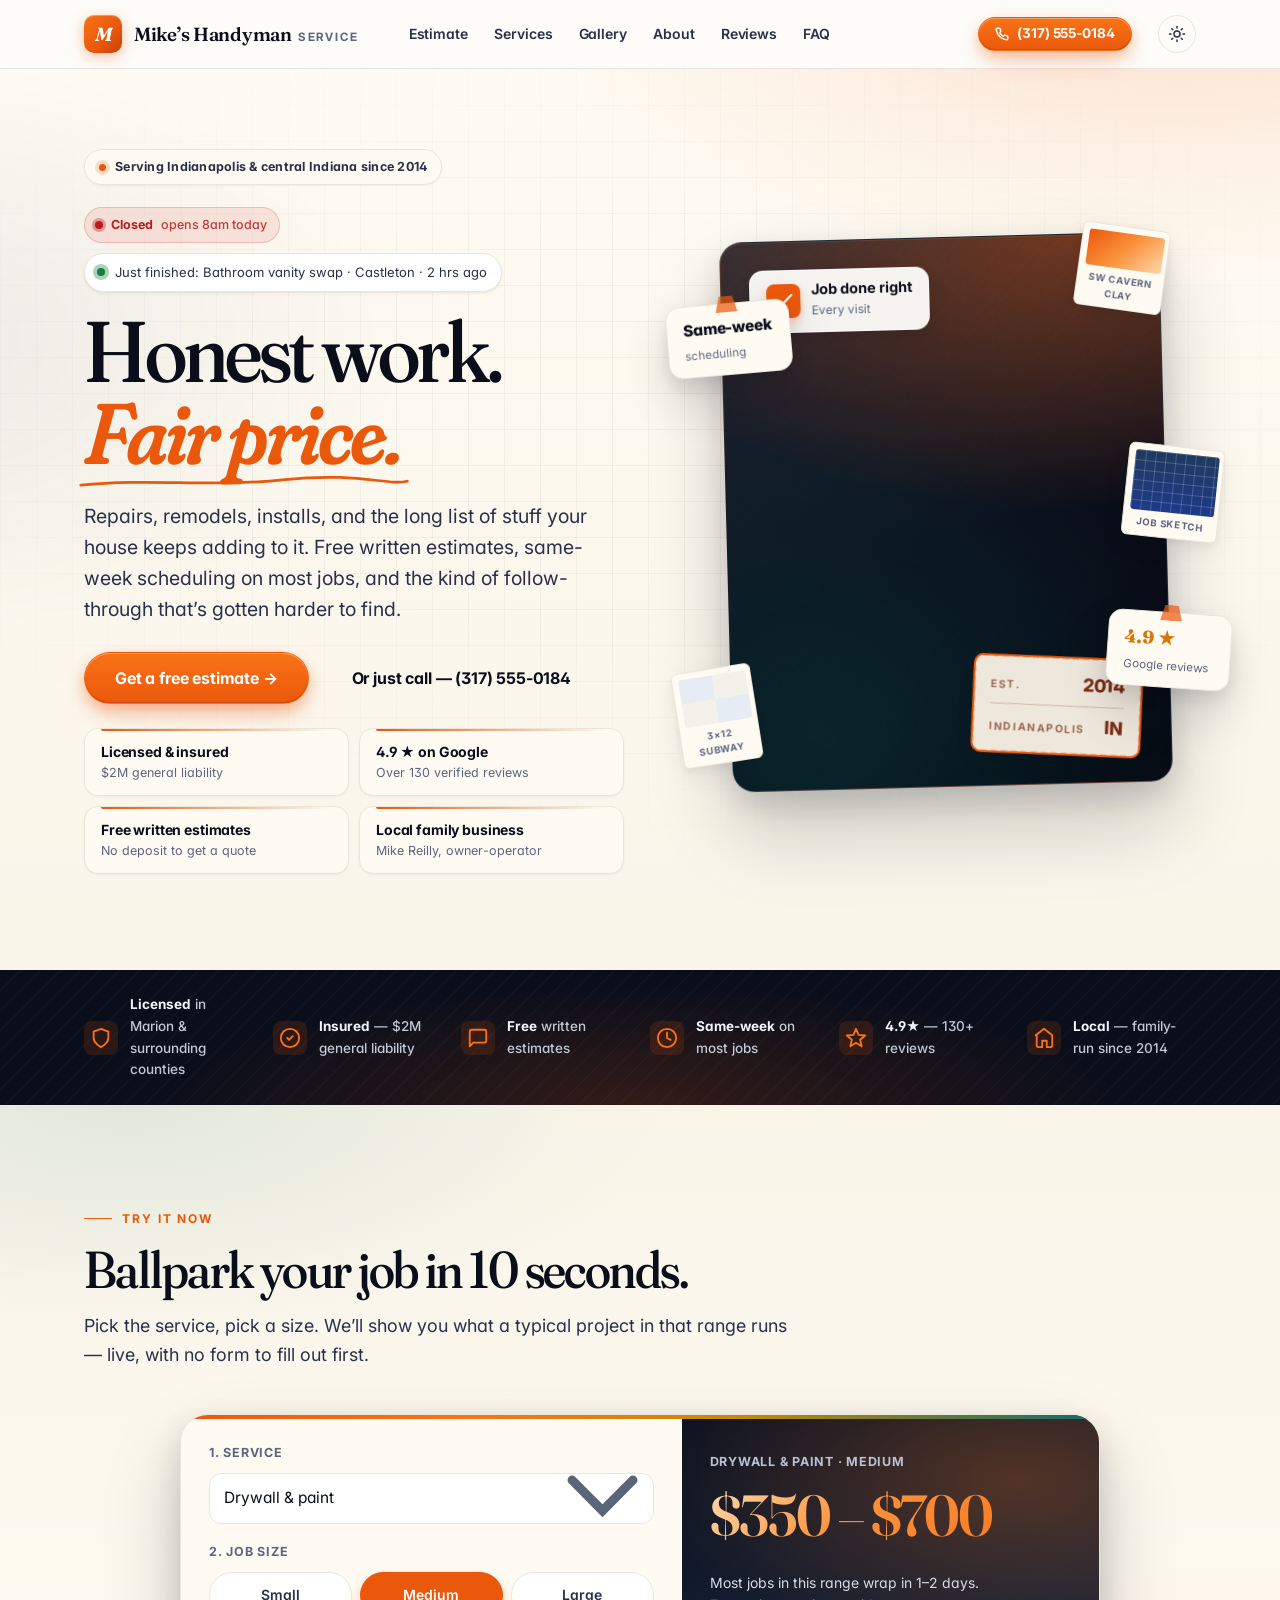
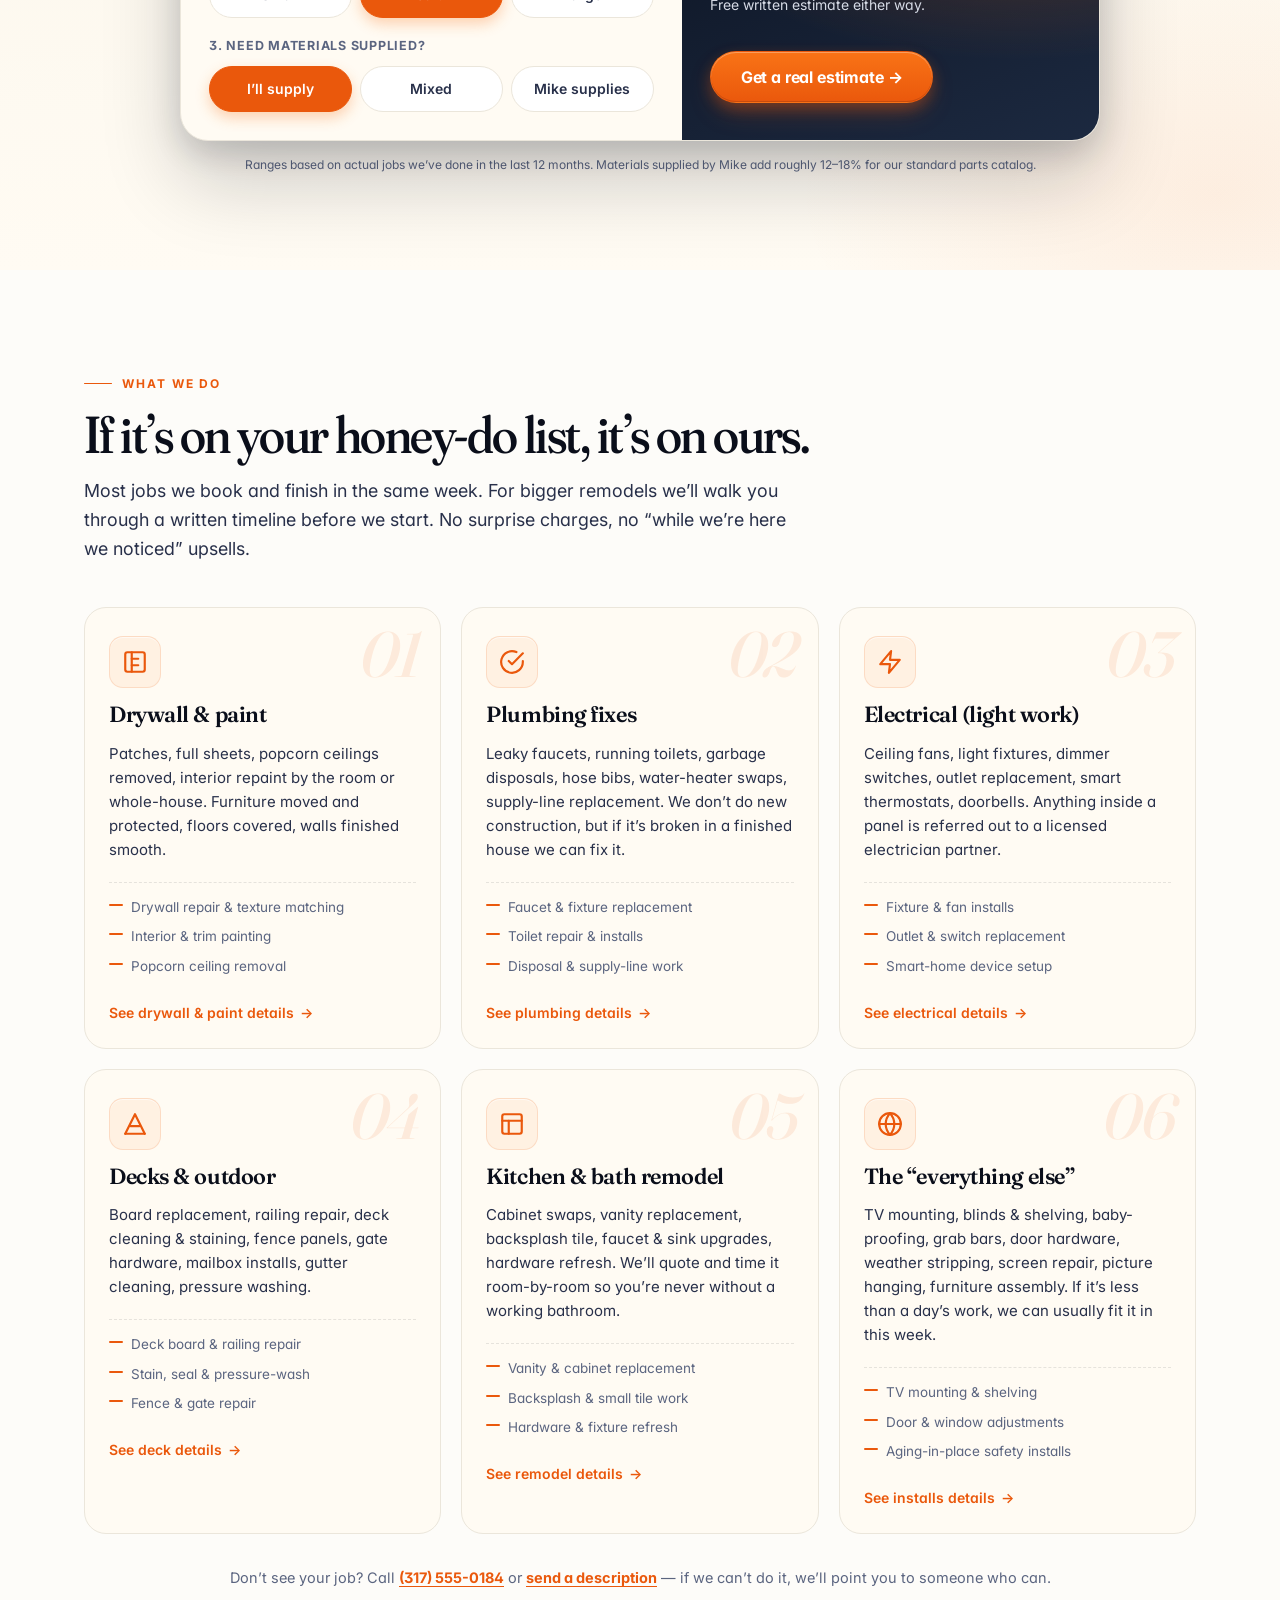
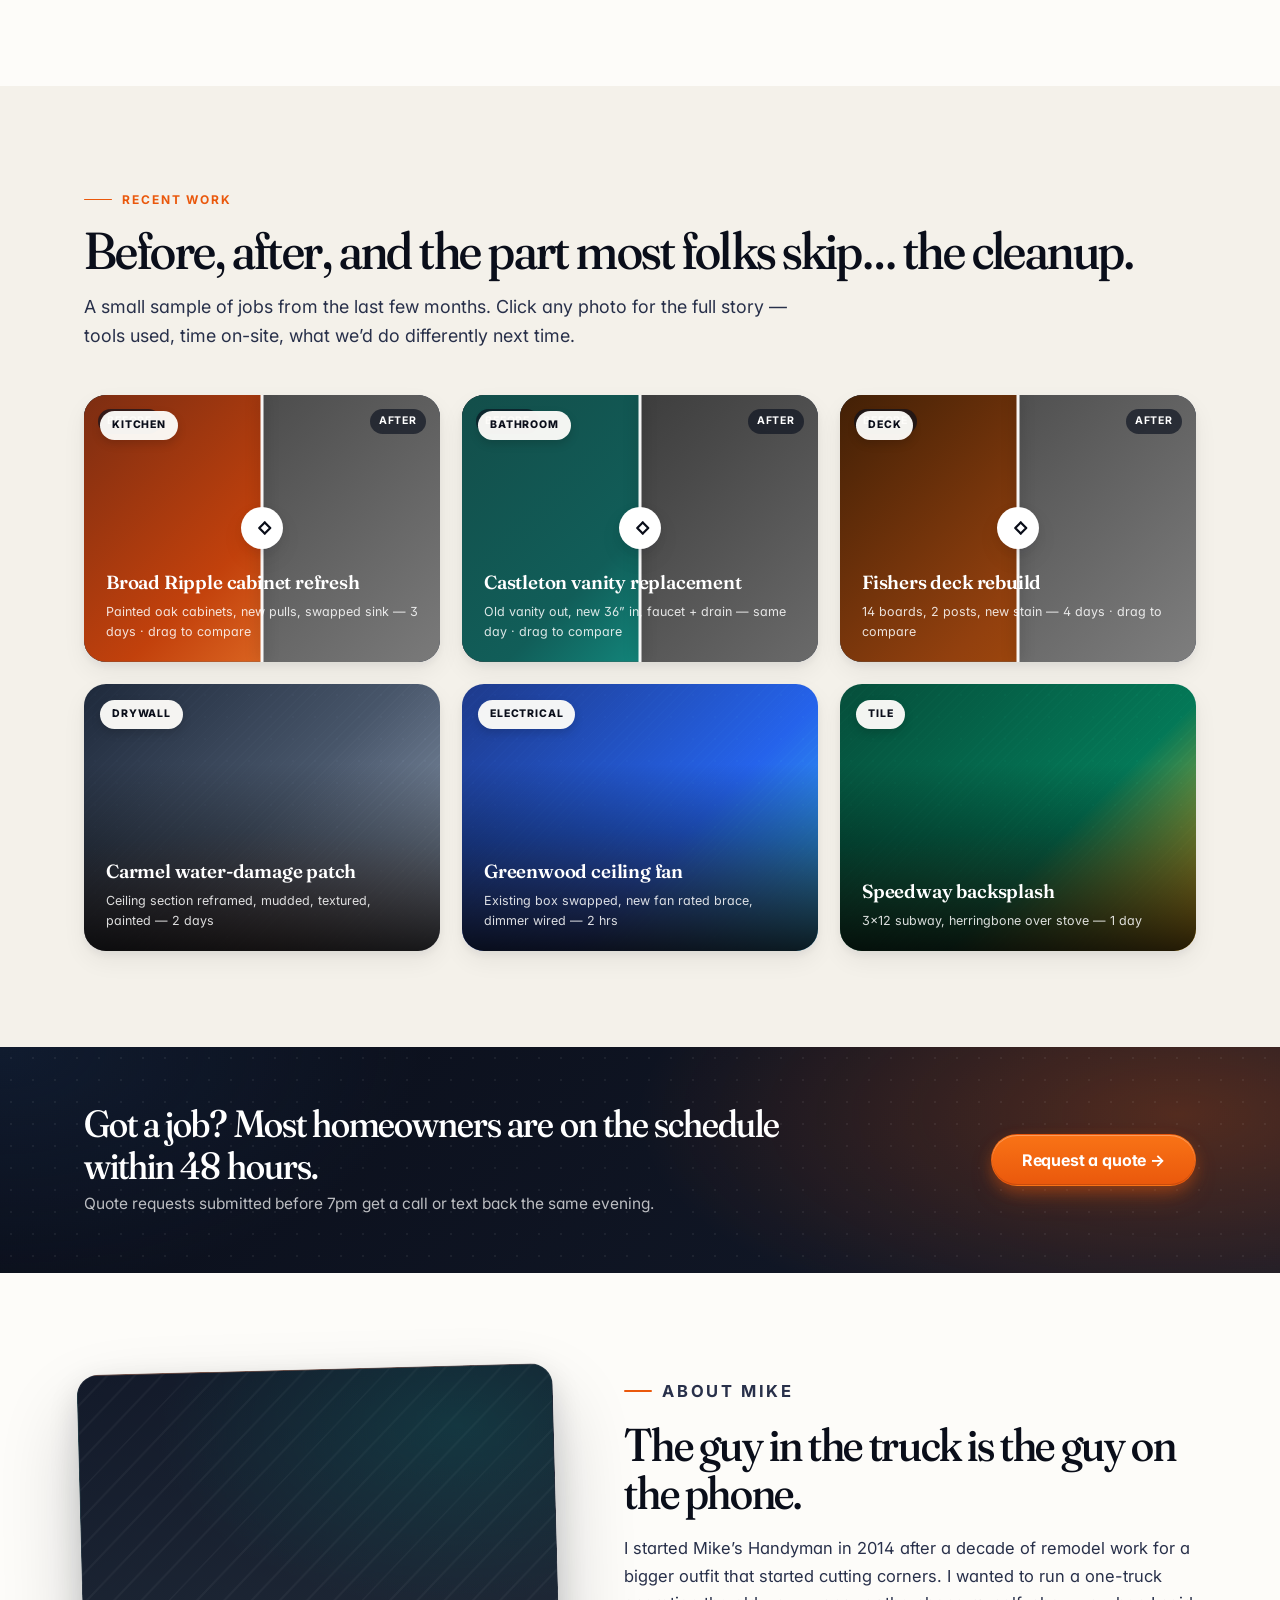
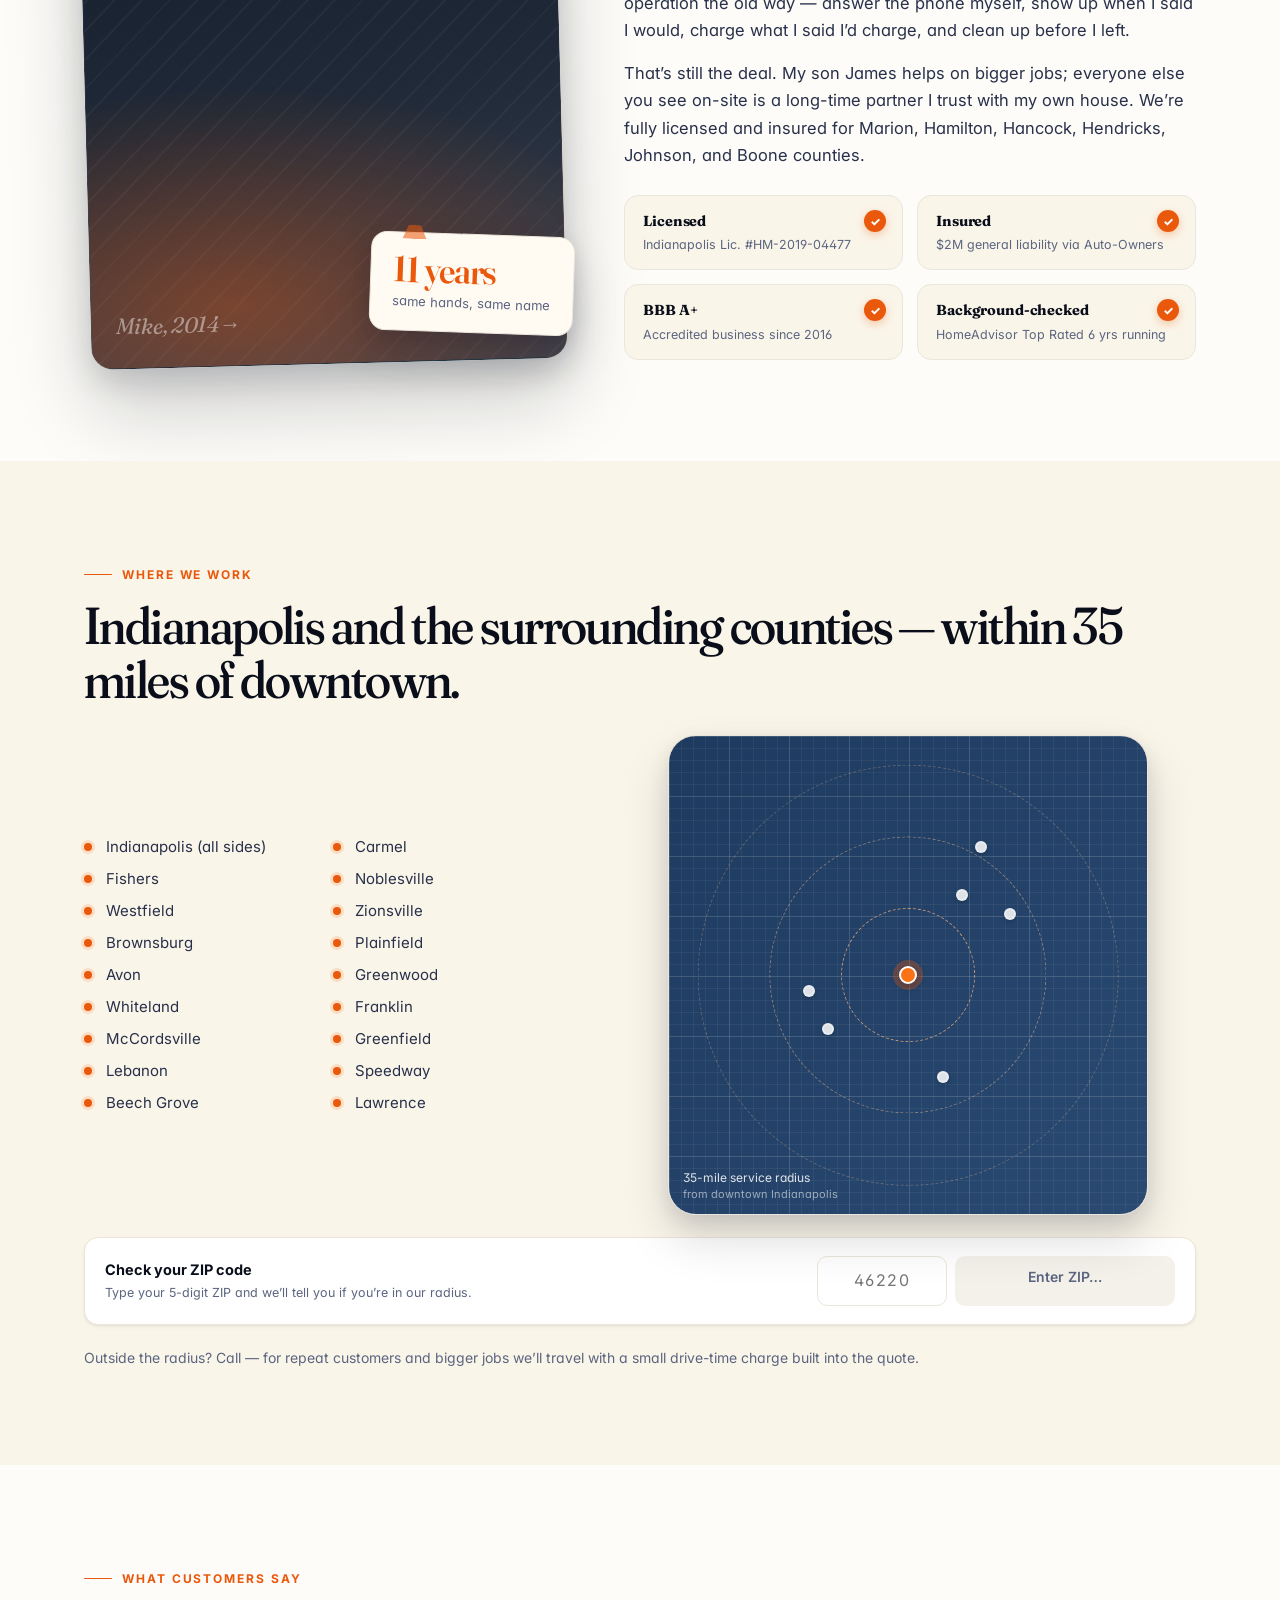
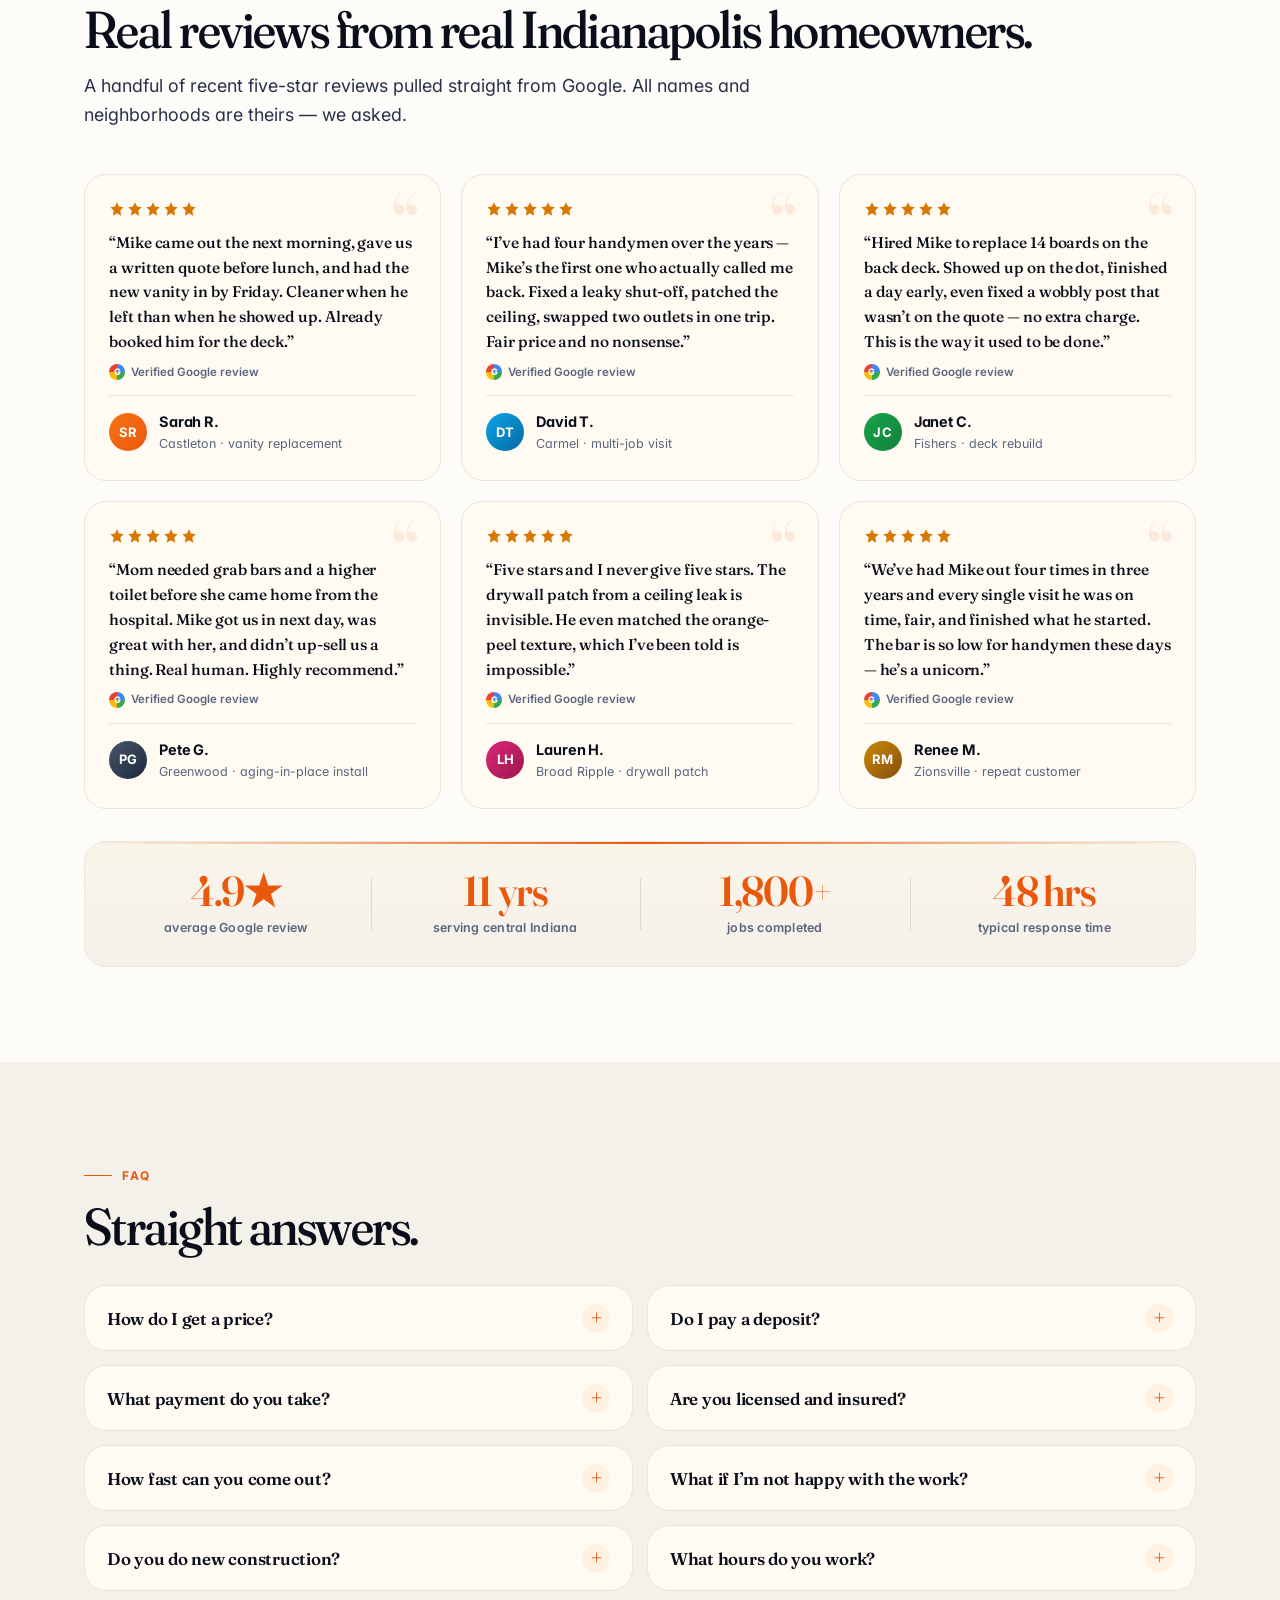
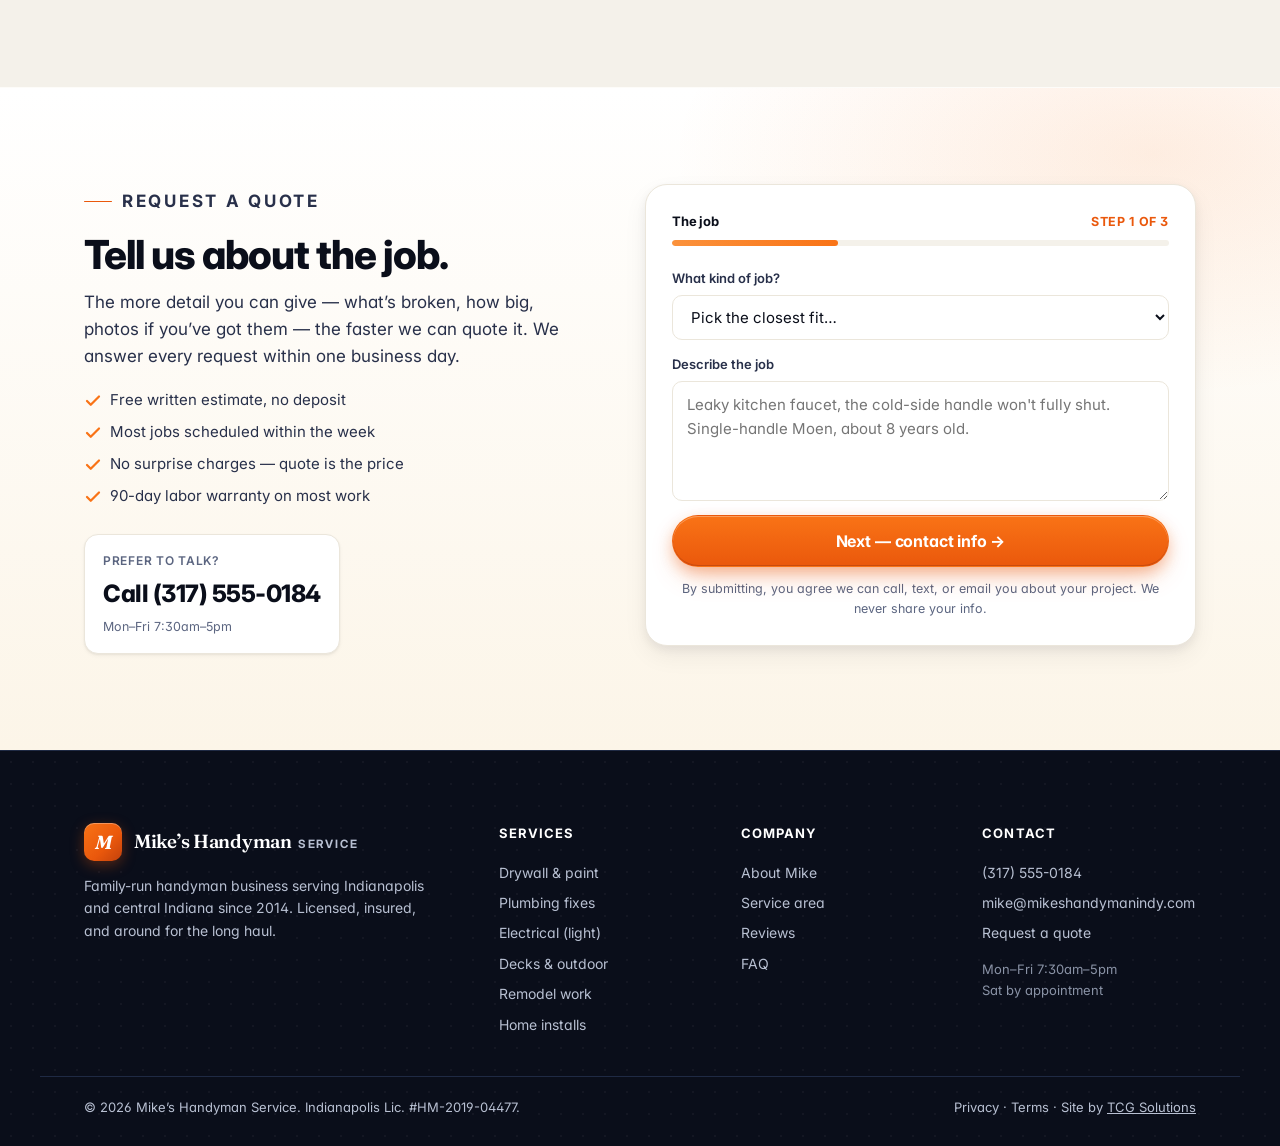
<file: index.html>
<!doctype html>
<html lang="en">
<head>
<meta charset="utf-8" />
<meta name="viewport" content="width=device-width,initial-scale=1,viewport-fit=cover" />
<meta name="theme-color" content="#0b1220" />
<title>Mike&rsquo;s Handyman Service &mdash; Honest work, fair price. Indianapolis &amp; central Indiana.</title>
<meta name="description" content="Family-run handyman service in Indianapolis and surrounding counties. Drywall, painting, plumbing, electrical, deck repair, remodels, installs. Licensed, insured, free estimates. Call (317) 555-0184." />
<meta property="og:title" content="Mike&rsquo;s Handyman Service &mdash; Indianapolis Handyman" />
<meta property="og:description" content="Repairs, remodels, installs and improvements done right the first time. Free written estimates. Same-week scheduling on most jobs." />
<meta property="og:type" content="website" />
<meta property="og:image" content="https://tcg-handyman-websites-932.netlify.app/og-image.svg" />
<meta property="og:url" content="https://tcg-handyman-websites-932.netlify.app/" />
<meta name="twitter:card" content="summary_large_image" />
<meta name="twitter:title" content="Mike&rsquo;s Handyman Service &mdash; Indianapolis" />
<meta name="twitter:description" content="Honest work. Fair price. Indianapolis &amp; central Indiana, family-run since 2014." />
<meta name="twitter:image" content="https://tcg-handyman-websites-932.netlify.app/og-image.svg" />
<meta name="robots" content="index,follow" />
<link rel="canonical" href="https://tcg-handyman-websites-932.netlify.app/" />
<link rel="icon" href="data:image/svg+xml,%3Csvg xmlns='http://www.w3.org/2000/svg' viewBox='0 0 64 64'%3E%3Crect width='64' height='64' rx='12' fill='%23F97316'/%3E%3Cpath d='M18 44 L46 16 M40 16 H46 V22' stroke='white' stroke-width='5' stroke-linecap='round' stroke-linejoin='round' fill='none'/%3E%3C/svg%3E" />
<link rel="manifest" href="/manifest.webmanifest" />
<meta name="apple-mobile-web-app-capable" content="yes" />
<meta name="apple-mobile-web-app-status-bar-style" content="black-translucent" />
<meta name="apple-mobile-web-app-title" content="Mike's Handyman" />
<link rel="apple-touch-icon" href="/icon-192.svg" />
<link rel="preconnect" href="https://fonts.googleapis.com" />
<link rel="preconnect" href="https://fonts.gstatic.com" crossorigin />
<link rel="stylesheet" href="https://fonts.googleapis.com/css2?family=Inter:wght@400;500;600;700;800;900&family=Fraunces:opsz,wght@9..144,500;9..144,700;9..144,900&display=swap" />
<link rel="stylesheet" href="styles.css" />
<script type="application/ld+json">
{
  "@context": "https://schema.org",
  "@type": "HomeAndConstructionBusiness",
  "@id": "https://tcg-handyman-websites-932.netlify.app/#business",
  "name": "Mike's Handyman Service",
  "image": "https://tcg-handyman-websites-932.netlify.app/og-image.svg",
  "url": "https://tcg-handyman-websites-932.netlify.app/",
  "telephone": "+1-317-555-0184",
  "email": "mike@mikeshandymanindy.com",
  "priceRange": "$$",
  "description": "Family-run handyman service in Indianapolis and central Indiana. Drywall, painting, plumbing, light electrical, decks, kitchen and bath remodels. Licensed, insured, free written estimates.",
  "address": {
    "@type": "PostalAddress",
    "addressLocality": "Indianapolis",
    "addressRegion": "IN",
    "postalCode": "46220",
    "addressCountry": "US"
  },
  "geo": {
    "@type": "GeoCoordinates",
    "latitude": 39.7684,
    "longitude": -86.1581
  },
  "areaServed": [
    { "@type": "City", "name": "Indianapolis" },
    { "@type": "City", "name": "Carmel" },
    { "@type": "City", "name": "Fishers" },
    { "@type": "City", "name": "Noblesville" },
    { "@type": "City", "name": "Westfield" },
    { "@type": "City", "name": "Zionsville" },
    { "@type": "City", "name": "Brownsburg" },
    { "@type": "City", "name": "Plainfield" },
    { "@type": "City", "name": "Avon" },
    { "@type": "City", "name": "Greenwood" },
    { "@type": "City", "name": "Whiteland" },
    { "@type": "City", "name": "Franklin" },
    { "@type": "City", "name": "McCordsville" },
    { "@type": "City", "name": "Greenfield" },
    { "@type": "City", "name": "Lebanon" },
    { "@type": "City", "name": "Speedway" },
    { "@type": "City", "name": "Beech Grove" },
    { "@type": "City", "name": "Lawrence" }
  ],
  "openingHoursSpecification": [
    {
      "@type": "OpeningHoursSpecification",
      "dayOfWeek": ["Monday", "Tuesday", "Wednesday", "Thursday", "Friday"],
      "opens": "07:30",
      "closes": "17:00"
    },
    {
      "@type": "OpeningHoursSpecification",
      "dayOfWeek": "Saturday",
      "opens": "08:00",
      "closes": "12:00",
      "description": "By appointment for emergencies and scheduled jobs."
    }
  ],
  "aggregateRating": {
    "@type": "AggregateRating",
    "ratingValue": "4.9",
    "reviewCount": "130",
    "bestRating": "5",
    "worstRating": "1"
  },
  "hasOfferCatalog": {
    "@type": "OfferCatalog",
    "name": "Handyman services",
    "itemListElement": [
      { "@type": "Offer", "itemOffered": { "@type": "Service", "name": "Drywall repair and painting" } },
      { "@type": "Offer", "itemOffered": { "@type": "Service", "name": "Plumbing repair and fixture replacement" } },
      { "@type": "Offer", "itemOffered": { "@type": "Service", "name": "Light electrical and smart-home installs" } },
      { "@type": "Offer", "itemOffered": { "@type": "Service", "name": "Deck repair, staining, and pressure washing" } },
      { "@type": "Offer", "itemOffered": { "@type": "Service", "name": "Kitchen and bath remodeling" } },
      { "@type": "Offer", "itemOffered": { "@type": "Service", "name": "TV mounting, shelving, and home installs" } },
      { "@type": "Offer", "itemOffered": { "@type": "Service", "name": "Aging-in-place safety installations" } }
    ]
  }
}
</script>
</head>
<body>

<header class="site-header" id="top">
  <div class="container header-row">
    <a href="#top" class="brand" aria-label="Mike's Handyman Service home">
      <span class="brand-mark" aria-hidden="true">M</span>
      <span class="brand-text">Mike&rsquo;s Handyman <span class="brand-tail">Service</span></span>
    </a>
    <nav class="nav-primary" aria-label="Primary">
      <a href="#estimator">Estimate</a>
      <a href="#services">Services</a>
      <a href="#gallery">Gallery</a>
      <a href="#about">About</a>
      <a href="#reviews">Reviews</a>
      <a href="#faq">FAQ</a>
    </nav>
    <a href="tel:+13175550184" class="btn btn-primary btn-sm header-cta">
      <svg width="14" height="14" viewBox="0 0 24 24" fill="none" stroke="currentColor" stroke-width="2.5" stroke-linecap="round" stroke-linejoin="round" aria-hidden="true"><path d="M22 16.92v3a2 2 0 0 1-2.18 2 19.79 19.79 0 0 1-8.63-3.07 19.5 19.5 0 0 1-6-6 19.79 19.79 0 0 1-3.07-8.67A2 2 0 0 1 4.11 2h3a2 2 0 0 1 2 1.72 12.84 12.84 0 0 0 .7 2.81 2 2 0 0 1-.45 2.11L8.09 9.91a16 16 0 0 0 6 6l1.27-1.27a2 2 0 0 1 2.11-.45 12.84 12.84 0 0 0 2.81.7A2 2 0 0 1 22 16.92z"/></svg>
      (317) 555-0184
    </a>
    <button type="button" class="theme-toggle" id="theme-toggle" aria-label="Toggle light/dark theme" aria-pressed="false">
      <svg class="icon-sun"  viewBox="0 0 24 24" fill="none" stroke="currentColor" stroke-width="2" stroke-linecap="round" stroke-linejoin="round" aria-hidden="true"><circle cx="12" cy="12" r="4"/><path d="M12 2v2"/><path d="M12 20v2"/><path d="m4.93 4.93 1.41 1.41"/><path d="m17.66 17.66 1.41 1.41"/><path d="M2 12h2"/><path d="M20 12h2"/><path d="m6.34 17.66-1.41 1.41"/><path d="m19.07 4.93-1.41 1.41"/></svg>
      <svg class="icon-moon" viewBox="0 0 24 24" fill="none" stroke="currentColor" stroke-width="2" stroke-linecap="round" stroke-linejoin="round" aria-hidden="true"><path d="M21 12.79A9 9 0 1 1 11.21 3 7 7 0 0 0 21 12.79z"/></svg>
    </button>
  </div>
</header>

<main>

<section class="hero hero-trade">
  <div class="container hero-grid">
    <div class="hero-copy">
      <p class="eyebrow"><span class="dot"></span> Serving Indianapolis &amp; central Indiana since 2014</p>
      <div style="display:flex;align-items:center;gap:10px;flex-wrap:wrap;margin-bottom:18px">
        <span class="status-pill" id="status-pill" aria-live="polite">
          <span class="status-dot" aria-hidden="true"></span>
          <span id="status-text">Open now</span>
          <span class="status-detail" id="status-detail">until 5pm</span>
        </span>
        <div class="live-ticker" id="live-ticker" aria-live="polite" style="margin-bottom:0">
          <span class="live-dot" aria-hidden="true"></span>
          <span id="live-ticker-text">Just finished: Bathroom vanity swap &middot; Castleton &middot; 2 hrs ago</span>
        </div>
      </div>
      <h1>Honest work.<br/><span class="accent">Fair price.</span></h1>
      <p class="lede">
        Repairs, remodels, installs, and the long list of stuff your house keeps adding to it. Free written estimates, same-week scheduling on most jobs, and the kind of follow-through that&rsquo;s gotten harder to find.
      </p>
      <div class="hero-cta-row">
        <a href="#quote" class="btn btn-primary btn-lg">Get a free estimate &rarr;</a>
        <a href="tel:+13175550184" class="btn btn-ghost btn-lg">Or just call &mdash; (317) 555-0184</a>
      </div>
      <div class="trust-pills">
        <div class="trust-pill">
          <strong>Licensed &amp; insured</strong>
          <span>$2M general liability</span>
        </div>
        <div class="trust-pill">
          <strong>4.9 &#9733; on Google</strong>
          <span>Over 130 verified reviews</span>
        </div>
        <div class="trust-pill">
          <strong>Free written estimates</strong>
          <span>No deposit to get a quote</span>
        </div>
        <div class="trust-pill">
          <strong>Local family business</strong>
          <span>Mike Reilly, owner-operator</span>
        </div>
      </div>
    </div>

    <div class="hero-visual hero-visual-trade" aria-hidden="true">
      <div class="hero-photo">
        <div class="hero-photo-frame">
          <div class="photo-grain"></div>
          <div class="photo-overlay">
            <div class="photo-badge">
              <svg viewBox="0 0 24 24" fill="none" stroke="currentColor" stroke-width="2" stroke-linecap="round" stroke-linejoin="round" aria-hidden="true"><polyline points="20 6 9 17 4 12"/></svg>
              <div>
                <strong>Job done right</strong>
                <span>Every visit</span>
              </div>
            </div>
            <div class="photo-stamp">
              <div class="stamp-row"><span>Est.</span><strong>2014</strong></div>
              <div class="stamp-line"></div>
              <div class="stamp-row"><span>Indianapolis</span><strong>IN</strong></div>
            </div>
          </div>
        </div>
      </div>
      <div class="floating-badge badge-1">
        <strong>Same-week</strong>
        <span>scheduling</span>
      </div>
      <div class="floating-badge badge-2">
        <strong>4.9 &#9733;</strong>
        <span>Google reviews</span>
      </div>
      <div class="shop-chip chip-paint" aria-hidden="true">
        <span class="chip-swatch"></span>
        <span class="chip-label">SW Cavern Clay</span>
      </div>
      <div class="shop-chip chip-tile" aria-hidden="true">
        <span class="chip-swatch"></span>
        <span class="chip-label">3&times;12 subway</span>
      </div>
      <div class="shop-chip chip-bp" aria-hidden="true">
        <span class="chip-swatch"></span>
        <span class="chip-label">Job sketch</span>
      </div>
    </div>
  </div>
</section>

<section class="trust-strip">
  <div class="container trust-strip-inner">
    <div class="trust-item">
      <svg viewBox="0 0 24 24" fill="none" stroke="currentColor" stroke-width="2" stroke-linecap="round" stroke-linejoin="round" aria-hidden="true"><path d="M12 22s8-4 8-10V5l-8-3-8 3v7c0 6 8 10 8 10z"/></svg>
      <span><strong>Licensed</strong> in Marion &amp; surrounding counties</span>
    </div>
    <div class="trust-item">
      <svg viewBox="0 0 24 24" fill="none" stroke="currentColor" stroke-width="2" stroke-linecap="round" stroke-linejoin="round" aria-hidden="true"><circle cx="12" cy="12" r="10"/><path d="m9 12 2 2 4-4"/></svg>
      <span><strong>Insured</strong> &mdash; $2M general liability</span>
    </div>
    <div class="trust-item">
      <svg viewBox="0 0 24 24" fill="none" stroke="currentColor" stroke-width="2" stroke-linecap="round" stroke-linejoin="round" aria-hidden="true"><path d="M21 15a2 2 0 0 1-2 2H7l-4 4V5a2 2 0 0 1 2-2h14a2 2 0 0 1 2 2z"/></svg>
      <span><strong>Free</strong> written estimates</span>
    </div>
    <div class="trust-item">
      <svg viewBox="0 0 24 24" fill="none" stroke="currentColor" stroke-width="2" stroke-linecap="round" stroke-linejoin="round" aria-hidden="true"><circle cx="12" cy="12" r="10"/><polyline points="12 6 12 12 16 14"/></svg>
      <span><strong>Same-week</strong> on most jobs</span>
    </div>
    <div class="trust-item">
      <svg viewBox="0 0 24 24" fill="none" stroke="currentColor" stroke-width="2" stroke-linecap="round" stroke-linejoin="round" aria-hidden="true"><path d="M12 2 9.19 8.63 2 9.24l5.46 4.73L5.82 21 12 17.27 18.18 21l-1.64-7.03L22 9.24l-7.19-.61L12 2z"/></svg>
      <span><strong>4.9&#9733;</strong> &mdash; 130+ reviews</span>
    </div>
    <div class="trust-item">
      <svg viewBox="0 0 24 24" fill="none" stroke="currentColor" stroke-width="2" stroke-linecap="round" stroke-linejoin="round" aria-hidden="true"><path d="M3 9 12 2l9 7v11a2 2 0 0 1-2 2h-4v-7H10v7H6a2 2 0 0 1-2-2V9z"/></svg>
      <span><strong>Local</strong> &mdash; family-run since 2014</span>
    </div>
  </div>
</section>

<section id="estimator" class="estimator reveal">
  <div class="container">
    <p class="section-eyebrow">Try it now</p>
    <h2 class="section-title">Ballpark your job in 10 seconds.</h2>
    <p class="section-sub">Pick the service, pick a size. We&rsquo;ll show you what a typical project in that range runs &mdash; live, with no form to fill out first.</p>

    <div class="estimator-card">
      <div class="estimator-controls">
        <div class="est-field">
          <label class="est-label" for="est-service">1. Service</label>
          <select id="est-service" class="est-select">
            <option value="drywall">Drywall &amp; paint</option>
            <option value="plumbing">Plumbing fixes</option>
            <option value="electrical">Light electrical</option>
            <option value="decks">Decks &amp; outdoor</option>
            <option value="kitchen-bath">Kitchen / bath remodel</option>
            <option value="installs">Home installs &amp; mounting</option>
          </select>
        </div>
        <div class="est-field">
          <span class="est-label">2. Job size</span>
          <div class="est-pills" role="group" aria-label="Job size">
            <button type="button" class="est-pill" data-size="small">Small</button>
            <button type="button" class="est-pill" data-size="medium" aria-pressed="true">Medium</button>
            <button type="button" class="est-pill" data-size="large">Large</button>
          </div>
        </div>
        <div class="est-field">
          <span class="est-label">3. Need materials supplied?</span>
          <div class="est-pills" role="group" aria-label="Materials supplied">
            <button type="button" class="est-pill" data-materials="customer" aria-pressed="true">I&rsquo;ll supply</button>
            <button type="button" class="est-pill" data-materials="mixed">Mixed</button>
            <button type="button" class="est-pill" data-materials="mike">Mike supplies</button>
          </div>
        </div>
      </div>
      <div class="estimator-result">
        <span class="est-out-label" id="est-out-service">Drywall &amp; paint &middot; Medium</span>
        <span class="est-out-range" id="est-out-range">$350 &ndash; $700</span>
        <p class="est-out-meta" id="est-out-meta">Most jobs in this range wrap in 1&ndash;2 days. Free written estimate either way.</p>
        <div class="est-out-cta">
          <a href="#quote" class="btn btn-primary btn-lg">Get a real estimate &rarr;</a>
        </div>
      </div>
    </div>
    <p class="est-disclaimer">Ranges based on actual jobs we&rsquo;ve done in the last 12 months. Materials supplied by Mike add roughly 12&ndash;18&#37; for our standard parts catalog.</p>
  </div>
</section>

<section id="services" class="services reveal">
  <div class="container">
    <p class="section-eyebrow">What we do</p>
    <h2 class="section-title">If it&rsquo;s on your honey-do list, it&rsquo;s on ours.</h2>
    <p class="section-sub">Most jobs we book and finish in the same week. For bigger remodels we&rsquo;ll walk you through a written timeline before we start. No surprise charges, no &ldquo;while we&rsquo;re here we noticed&rdquo; upsells.</p>

    <div class="service-grid">
      <article class="service-card">
        <div class="service-icon">
          <svg viewBox="0 0 24 24" fill="none" stroke="currentColor" stroke-width="2" stroke-linecap="round" stroke-linejoin="round"><rect x="3" y="3" width="18" height="18" rx="2"/><line x1="9" y1="9" x2="15" y2="9"/><line x1="9" y1="15" x2="15" y2="15"/><line x1="9" y1="3" x2="9" y2="21"/></svg>
        </div>
        <h3>Drywall &amp; paint</h3>
        <p>Patches, full sheets, popcorn ceilings removed, interior repaint by the room or whole-house. Furniture moved and protected, floors covered, walls finished smooth.</p>
        <ul>
          <li>Drywall repair &amp; texture matching</li>
          <li>Interior &amp; trim painting</li>
          <li>Popcorn ceiling removal</li>
        </ul>
        <a href="/services/drywall-paint.html" class="svc-more">See drywall &amp; paint details</a>
      </article>

      <article class="service-card">
        <div class="service-icon">
          <svg viewBox="0 0 24 24" fill="none" stroke="currentColor" stroke-width="2" stroke-linecap="round" stroke-linejoin="round"><path d="M22 11.08V12a10 10 0 1 1-5.93-9.14"/><polyline points="22 4 12 14.01 9 11.01"/></svg>
        </div>
        <h3>Plumbing fixes</h3>
        <p>Leaky faucets, running toilets, garbage disposals, hose bibs, water-heater swaps, supply-line replacement. We don&rsquo;t do new construction, but if it&rsquo;s broken in a finished house we can fix it.</p>
        <ul>
          <li>Faucet &amp; fixture replacement</li>
          <li>Toilet repair &amp; installs</li>
          <li>Disposal &amp; supply-line work</li>
        </ul>
        <a href="/services/plumbing.html" class="svc-more">See plumbing details</a>
      </article>

      <article class="service-card">
        <div class="service-icon">
          <svg viewBox="0 0 24 24" fill="none" stroke="currentColor" stroke-width="2" stroke-linecap="round" stroke-linejoin="round"><polygon points="13 2 3 14 12 14 11 22 21 10 12 10 13 2"/></svg>
        </div>
        <h3>Electrical (light work)</h3>
        <p>Ceiling fans, light fixtures, dimmer switches, outlet replacement, smart thermostats, doorbells. Anything inside a panel is referred out to a licensed electrician partner.</p>
        <ul>
          <li>Fixture &amp; fan installs</li>
          <li>Outlet &amp; switch replacement</li>
          <li>Smart-home device setup</li>
        </ul>
        <a href="/services/electrical.html" class="svc-more">See electrical details</a>
      </article>

      <article class="service-card">
        <div class="service-icon">
          <svg viewBox="0 0 24 24" fill="none" stroke="currentColor" stroke-width="2" stroke-linecap="round" stroke-linejoin="round"><path d="M3 21 12 3l9 18"/><path d="M3 21h18"/><path d="M8 14h8"/></svg>
        </div>
        <h3>Decks &amp; outdoor</h3>
        <p>Board replacement, railing repair, deck cleaning &amp; staining, fence panels, gate hardware, mailbox installs, gutter cleaning, pressure washing.</p>
        <ul>
          <li>Deck board &amp; railing repair</li>
          <li>Stain, seal &amp; pressure-wash</li>
          <li>Fence &amp; gate repair</li>
        </ul>
        <a href="/services/decks-outdoor.html" class="svc-more">See deck details</a>
      </article>

      <article class="service-card">
        <div class="service-icon">
          <svg viewBox="0 0 24 24" fill="none" stroke="currentColor" stroke-width="2" stroke-linecap="round" stroke-linejoin="round"><rect x="3" y="3" width="18" height="18" rx="2"/><path d="M3 9h18"/><path d="M9 21V9"/></svg>
        </div>
        <h3>Kitchen &amp; bath remodel</h3>
        <p>Cabinet swaps, vanity replacement, backsplash tile, faucet &amp; sink upgrades, hardware refresh. We&rsquo;ll quote and time it room-by-room so you&rsquo;re never without a working bathroom.</p>
        <ul>
          <li>Vanity &amp; cabinet replacement</li>
          <li>Backsplash &amp; small tile work</li>
          <li>Hardware &amp; fixture refresh</li>
        </ul>
        <a href="/services/kitchen-bath.html" class="svc-more">See remodel details</a>
      </article>

      <article class="service-card">
        <div class="service-icon">
          <svg viewBox="0 0 24 24" fill="none" stroke="currentColor" stroke-width="2" stroke-linecap="round" stroke-linejoin="round"><circle cx="12" cy="12" r="10"/><path d="M2 12h20"/><path d="M12 2a15.3 15.3 0 0 1 4 10 15.3 15.3 0 0 1-4 10 15.3 15.3 0 0 1-4-10 15.3 15.3 0 0 1 4-10z"/></svg>
        </div>
        <h3>The &ldquo;everything else&rdquo;</h3>
        <p>TV mounting, blinds &amp; shelving, baby-proofing, grab bars, door hardware, weather stripping, screen repair, picture hanging, furniture assembly. If it&rsquo;s less than a day&rsquo;s work, we can usually fit it in this week.</p>
        <ul>
          <li>TV mounting &amp; shelving</li>
          <li>Door &amp; window adjustments</li>
          <li>Aging-in-place safety installs</li>
        </ul>
        <a href="/services/installs.html" class="svc-more">See installs details</a>
      </article>
    </div>

    <p class="services-fine">Don&rsquo;t see your job? Call <a href="tel:+13175550184">(317) 555-0184</a> or <a href="#quote">send a description</a> &mdash; if we can&rsquo;t do it, we&rsquo;ll point you to someone who can.</p>
  </div>
</section>

<section id="gallery" class="gallery reveal">
  <div class="container">
    <p class="section-eyebrow">Recent work</p>
    <h2 class="section-title">Before, after, and the part most folks skip&hellip; the cleanup.</h2>
    <p class="section-sub">A small sample of jobs from the last few months. Click any photo for the full story &mdash; tools used, time on-site, what we&rsquo;d do differently next time.</p>

    <div class="gallery-grid">
      <figure class="gallery-tile is-slider" role="img" aria-label="Broad Ripple cabinet refresh, before and after slider">
        <div class="ba-before before-1"></div>
        <div class="ba-after after-1"></div>
        <span class="ba-tag-before">Before</span>
        <span class="ba-tag-after">After</span>
        <div class="ba-handle"></div>
        <div class="ba-grip" aria-hidden="true">
          <svg viewBox="0 0 24 24" fill="none" stroke="currentColor" stroke-width="2.5" stroke-linecap="round" stroke-linejoin="round"><polyline points="15 18 9 12 15 6"/><polyline points="9 18 15 12 9 6" transform="translate(6 0)"/></svg>
        </div>
        <div class="tile-tag">Kitchen</div>
        <figcaption>
          <strong>Broad Ripple cabinet refresh</strong>
          <span>Painted oak cabinets, new pulls, swapped sink &mdash; 3 days &middot; drag to compare</span>
        </figcaption>
      </figure>
      <figure class="gallery-tile is-slider" role="img" aria-label="Castleton vanity replacement, before and after slider">
        <div class="ba-before before-2"></div>
        <div class="ba-after after-2"></div>
        <span class="ba-tag-before">Before</span>
        <span class="ba-tag-after">After</span>
        <div class="ba-handle"></div>
        <div class="ba-grip" aria-hidden="true">
          <svg viewBox="0 0 24 24" fill="none" stroke="currentColor" stroke-width="2.5" stroke-linecap="round" stroke-linejoin="round"><polyline points="15 18 9 12 15 6"/><polyline points="9 18 15 12 9 6" transform="translate(6 0)"/></svg>
        </div>
        <div class="tile-tag">Bathroom</div>
        <figcaption>
          <strong>Castleton vanity replacement</strong>
          <span>Old vanity out, new 36&rdquo; in, faucet + drain &mdash; same day &middot; drag to compare</span>
        </figcaption>
      </figure>
      <figure class="gallery-tile is-slider" role="img" aria-label="Fishers deck rebuild, before and after slider">
        <div class="ba-before before-3"></div>
        <div class="ba-after after-3"></div>
        <span class="ba-tag-before">Before</span>
        <span class="ba-tag-after">After</span>
        <div class="ba-handle"></div>
        <div class="ba-grip" aria-hidden="true">
          <svg viewBox="0 0 24 24" fill="none" stroke="currentColor" stroke-width="2.5" stroke-linecap="round" stroke-linejoin="round"><polyline points="15 18 9 12 15 6"/><polyline points="9 18 15 12 9 6" transform="translate(6 0)"/></svg>
        </div>
        <div class="tile-tag">Deck</div>
        <figcaption>
          <strong>Fishers deck rebuild</strong>
          <span>14 boards, 2 posts, new stain &mdash; 4 days &middot; drag to compare</span>
        </figcaption>
      </figure>
      <figure class="gallery-tile tile-4">
        <div class="tile-tag">Drywall</div>
        <figcaption>
          <strong>Carmel water-damage patch</strong>
          <span>Ceiling section reframed, mudded, textured, painted &mdash; 2 days</span>
        </figcaption>
      </figure>
      <figure class="gallery-tile tile-5">
        <div class="tile-tag">Electrical</div>
        <figcaption>
          <strong>Greenwood ceiling fan</strong>
          <span>Existing box swapped, new fan rated brace, dimmer wired &mdash; 2 hrs</span>
        </figcaption>
      </figure>
      <figure class="gallery-tile tile-6">
        <div class="tile-tag">Tile</div>
        <figcaption>
          <strong>Speedway backsplash</strong>
          <span>3x12 subway, herringbone over stove &mdash; 1 day</span>
        </figcaption>
      </figure>
    </div>
  </div>
</section>

<section class="cta-banner">
  <div class="container cta-banner-inner">
    <div>
      <h2>Got a job? Most homeowners are on the schedule within 48 hours.</h2>
      <p>Quote requests submitted before 7pm get a call or text back the same evening.</p>
    </div>
    <a href="#quote" class="btn btn-primary btn-lg">Request a quote &rarr;</a>
  </div>
</section>

<section id="about" class="about-section reveal">
  <div class="container about-grid">
    <div class="about-photo" aria-hidden="true">
      <div class="about-photo-frame"></div>
      <div class="about-stat-card">
        <strong>11 years</strong>
        <span>same hands, same name</span>
      </div>
    </div>
    <div class="about-copy">
      <p class="section-eyebrow">About Mike</p>
      <h2>The guy in the truck is the guy on the phone.</h2>
      <p>I started Mike&rsquo;s Handyman in 2014 after a decade of remodel work for a bigger outfit that started cutting corners. I wanted to run a one-truck operation the old way &mdash; answer the phone myself, show up when I said I would, charge what I said I&rsquo;d charge, and clean up before I left.</p>
      <p>That&rsquo;s still the deal. My son James helps on bigger jobs; everyone else you see on-site is a long-time partner I trust with my own house. We&rsquo;re fully licensed and insured for Marion, Hamilton, Hancock, Hendricks, Johnson, and Boone counties.</p>
      <div class="about-creds">
        <div class="cred">
          <strong>Licensed</strong>
          <span>Indianapolis Lic. #HM-2019-04477</span>
        </div>
        <div class="cred">
          <strong>Insured</strong>
          <span>$2M general liability via Auto-Owners</span>
        </div>
        <div class="cred">
          <strong>BBB A+</strong>
          <span>Accredited business since 2016</span>
        </div>
        <div class="cred">
          <strong>Background-checked</strong>
          <span>HomeAdvisor Top Rated 6 yrs running</span>
        </div>
      </div>
    </div>
  </div>
</section>

<section id="area" class="area-section reveal">
  <div class="container">
    <p class="section-eyebrow">Where we work</p>
    <h2 class="section-title">Indianapolis and the surrounding counties &mdash; within 35 miles of downtown.</h2>
    <div class="area-grid">
      <ul class="area-list">
        <li>Indianapolis (all sides)</li>
        <li>Carmel</li>
        <li>Fishers</li>
        <li>Noblesville</li>
        <li>Westfield</li>
        <li>Zionsville</li>
        <li>Brownsburg</li>
        <li>Plainfield</li>
        <li>Avon</li>
        <li>Greenwood</li>
        <li>Whiteland</li>
        <li>Franklin</li>
        <li>McCordsville</li>
        <li>Greenfield</li>
        <li>Lebanon</li>
        <li>Speedway</li>
        <li>Beech Grove</li>
        <li>Lawrence</li>
      </ul>
      <div class="area-map" aria-label="Service-area map">
        <div class="map-circle map-c1"></div>
        <div class="map-circle map-c2"></div>
        <div class="map-circle map-c3"></div>
        <div class="map-pin pin-1" title="Indianapolis HQ"></div>
        <div class="map-pin pin-2" title="Carmel"></div>
        <div class="map-pin pin-3" title="Fishers"></div>
        <div class="map-pin pin-4" title="Greenwood"></div>
        <div class="map-pin pin-5" title="Brownsburg"></div>
        <div class="map-pin pin-6" title="Noblesville"></div>
        <div class="map-pin pin-7" title="Plainfield"></div>
        <div class="map-pin pin-center" title="Mike's Handyman HQ &mdash; Indianapolis"></div>
        <div class="map-label">35-mile service radius<br/><span>from downtown Indianapolis</span></div>
      </div>
    </div>
    <div class="zip-check">
      <label for="zip-input">
        <strong>Check your ZIP code</strong>
        <span>Type your 5-digit ZIP and we&rsquo;ll tell you if you&rsquo;re in our radius.</span>
      </label>
      <div class="zip-check-row">
        <input id="zip-input" class="zip-input" type="text" inputmode="numeric" pattern="\d{5}" maxlength="5" placeholder="46220" autocomplete="postal-code" aria-describedby="zip-result" />
        <div id="zip-result" class="zip-result" role="status" aria-live="polite">Enter ZIP&hellip;</div>
      </div>
    </div>

    <p class="area-fine">Outside the radius? Call &mdash; for repeat customers and bigger jobs we&rsquo;ll travel with a small drive-time charge built into the quote.</p>
  </div>
</section>

<section id="reviews" class="testimonials reveal">
  <div class="container">
    <p class="section-eyebrow">What customers say</p>
    <h2 class="section-title">Real reviews from real Indianapolis homeowners.</h2>
    <p class="section-sub">A handful of recent five-star reviews pulled straight from Google. All names and neighborhoods are theirs &mdash; we asked.</p>

    <div class="testimonial-grid">
      <figure class="testimonial">
        <div class="stars" aria-label="5 out of 5 stars">
          <svg viewBox="0 0 24 24" fill="currentColor" aria-hidden="true"><path d="m12 2 3.09 6.26L22 9.27l-5 4.87L18.18 22 12 18.56 5.82 22 7 14.14l-5-4.87 6.91-1.01L12 2z"/></svg>
          <svg viewBox="0 0 24 24" fill="currentColor" aria-hidden="true"><path d="m12 2 3.09 6.26L22 9.27l-5 4.87L18.18 22 12 18.56 5.82 22 7 14.14l-5-4.87 6.91-1.01L12 2z"/></svg>
          <svg viewBox="0 0 24 24" fill="currentColor" aria-hidden="true"><path d="m12 2 3.09 6.26L22 9.27l-5 4.87L18.18 22 12 18.56 5.82 22 7 14.14l-5-4.87 6.91-1.01L12 2z"/></svg>
          <svg viewBox="0 0 24 24" fill="currentColor" aria-hidden="true"><path d="m12 2 3.09 6.26L22 9.27l-5 4.87L18.18 22 12 18.56 5.82 22 7 14.14l-5-4.87 6.91-1.01L12 2z"/></svg>
          <svg viewBox="0 0 24 24" fill="currentColor" aria-hidden="true"><path d="m12 2 3.09 6.26L22 9.27l-5 4.87L18.18 22 12 18.56 5.82 22 7 14.14l-5-4.87 6.91-1.01L12 2z"/></svg>
        </div>
        <blockquote>&ldquo;Mike came out the next morning, gave us a written quote before lunch, and had the new vanity in by Friday. Cleaner when he left than when he showed up. Already booked him for the deck.&rdquo;</blockquote>
        <div class="t-source"><span class="g-icon" aria-hidden="true"></span> Verified Google review</div>
        <figcaption>
          <span class="t-avatar" aria-hidden="true">SR</span>
          <span class="t-meta">
            <span class="t-name">Sarah R.</span>
            <span class="t-role">Castleton &middot; vanity replacement</span>
          </span>
        </figcaption>
      </figure>

      <figure class="testimonial">
        <div class="stars" aria-label="5 out of 5 stars">
          <svg viewBox="0 0 24 24" fill="currentColor" aria-hidden="true"><path d="m12 2 3.09 6.26L22 9.27l-5 4.87L18.18 22 12 18.56 5.82 22 7 14.14l-5-4.87 6.91-1.01L12 2z"/></svg>
          <svg viewBox="0 0 24 24" fill="currentColor" aria-hidden="true"><path d="m12 2 3.09 6.26L22 9.27l-5 4.87L18.18 22 12 18.56 5.82 22 7 14.14l-5-4.87 6.91-1.01L12 2z"/></svg>
          <svg viewBox="0 0 24 24" fill="currentColor" aria-hidden="true"><path d="m12 2 3.09 6.26L22 9.27l-5 4.87L18.18 22 12 18.56 5.82 22 7 14.14l-5-4.87 6.91-1.01L12 2z"/></svg>
          <svg viewBox="0 0 24 24" fill="currentColor" aria-hidden="true"><path d="m12 2 3.09 6.26L22 9.27l-5 4.87L18.18 22 12 18.56 5.82 22 7 14.14l-5-4.87 6.91-1.01L12 2z"/></svg>
          <svg viewBox="0 0 24 24" fill="currentColor" aria-hidden="true"><path d="m12 2 3.09 6.26L22 9.27l-5 4.87L18.18 22 12 18.56 5.82 22 7 14.14l-5-4.87 6.91-1.01L12 2z"/></svg>
        </div>
        <blockquote>&ldquo;I&rsquo;ve had four handymen over the years &mdash; Mike&rsquo;s the first one who actually called me back. Fixed a leaky shut-off, patched the ceiling, swapped two outlets in one trip. Fair price and no nonsense.&rdquo;</blockquote>
        <div class="t-source"><span class="g-icon" aria-hidden="true"></span> Verified Google review</div>
        <figcaption>
          <span class="t-avatar avatar-2" aria-hidden="true">DT</span>
          <span class="t-meta">
            <span class="t-name">David T.</span>
            <span class="t-role">Carmel &middot; multi-job visit</span>
          </span>
        </figcaption>
      </figure>

      <figure class="testimonial">
        <div class="stars" aria-label="5 out of 5 stars">
          <svg viewBox="0 0 24 24" fill="currentColor" aria-hidden="true"><path d="m12 2 3.09 6.26L22 9.27l-5 4.87L18.18 22 12 18.56 5.82 22 7 14.14l-5-4.87 6.91-1.01L12 2z"/></svg>
          <svg viewBox="0 0 24 24" fill="currentColor" aria-hidden="true"><path d="m12 2 3.09 6.26L22 9.27l-5 4.87L18.18 22 12 18.56 5.82 22 7 14.14l-5-4.87 6.91-1.01L12 2z"/></svg>
          <svg viewBox="0 0 24 24" fill="currentColor" aria-hidden="true"><path d="m12 2 3.09 6.26L22 9.27l-5 4.87L18.18 22 12 18.56 5.82 22 7 14.14l-5-4.87 6.91-1.01L12 2z"/></svg>
          <svg viewBox="0 0 24 24" fill="currentColor" aria-hidden="true"><path d="m12 2 3.09 6.26L22 9.27l-5 4.87L18.18 22 12 18.56 5.82 22 7 14.14l-5-4.87 6.91-1.01L12 2z"/></svg>
          <svg viewBox="0 0 24 24" fill="currentColor" aria-hidden="true"><path d="m12 2 3.09 6.26L22 9.27l-5 4.87L18.18 22 12 18.56 5.82 22 7 14.14l-5-4.87 6.91-1.01L12 2z"/></svg>
        </div>
        <blockquote>&ldquo;Hired Mike to replace 14 boards on the back deck. Showed up on the dot, finished a day early, even fixed a wobbly post that wasn&rsquo;t on the quote &mdash; no extra charge. This is the way it used to be done.&rdquo;</blockquote>
        <div class="t-source"><span class="g-icon" aria-hidden="true"></span> Verified Google review</div>
        <figcaption>
          <span class="t-avatar avatar-3" aria-hidden="true">JC</span>
          <span class="t-meta">
            <span class="t-name">Janet C.</span>
            <span class="t-role">Fishers &middot; deck rebuild</span>
          </span>
        </figcaption>
      </figure>

      <figure class="testimonial">
        <div class="stars" aria-label="5 out of 5 stars">
          <svg viewBox="0 0 24 24" fill="currentColor" aria-hidden="true"><path d="m12 2 3.09 6.26L22 9.27l-5 4.87L18.18 22 12 18.56 5.82 22 7 14.14l-5-4.87 6.91-1.01L12 2z"/></svg>
          <svg viewBox="0 0 24 24" fill="currentColor" aria-hidden="true"><path d="m12 2 3.09 6.26L22 9.27l-5 4.87L18.18 22 12 18.56 5.82 22 7 14.14l-5-4.87 6.91-1.01L12 2z"/></svg>
          <svg viewBox="0 0 24 24" fill="currentColor" aria-hidden="true"><path d="m12 2 3.09 6.26L22 9.27l-5 4.87L18.18 22 12 18.56 5.82 22 7 14.14l-5-4.87 6.91-1.01L12 2z"/></svg>
          <svg viewBox="0 0 24 24" fill="currentColor" aria-hidden="true"><path d="m12 2 3.09 6.26L22 9.27l-5 4.87L18.18 22 12 18.56 5.82 22 7 14.14l-5-4.87 6.91-1.01L12 2z"/></svg>
          <svg viewBox="0 0 24 24" fill="currentColor" aria-hidden="true"><path d="m12 2 3.09 6.26L22 9.27l-5 4.87L18.18 22 12 18.56 5.82 22 7 14.14l-5-4.87 6.91-1.01L12 2z"/></svg>
        </div>
        <blockquote>&ldquo;Mom needed grab bars and a higher toilet before she came home from the hospital. Mike got us in next day, was great with her, and didn&rsquo;t up-sell us a thing. Real human. Highly recommend.&rdquo;</blockquote>
        <div class="t-source"><span class="g-icon" aria-hidden="true"></span> Verified Google review</div>
        <figcaption>
          <span class="t-avatar avatar-4" aria-hidden="true">PG</span>
          <span class="t-meta">
            <span class="t-name">Pete G.</span>
            <span class="t-role">Greenwood &middot; aging-in-place install</span>
          </span>
        </figcaption>
      </figure>

      <figure class="testimonial">
        <div class="stars" aria-label="5 out of 5 stars">
          <svg viewBox="0 0 24 24" fill="currentColor" aria-hidden="true"><path d="m12 2 3.09 6.26L22 9.27l-5 4.87L18.18 22 12 18.56 5.82 22 7 14.14l-5-4.87 6.91-1.01L12 2z"/></svg>
          <svg viewBox="0 0 24 24" fill="currentColor" aria-hidden="true"><path d="m12 2 3.09 6.26L22 9.27l-5 4.87L18.18 22 12 18.56 5.82 22 7 14.14l-5-4.87 6.91-1.01L12 2z"/></svg>
          <svg viewBox="0 0 24 24" fill="currentColor" aria-hidden="true"><path d="m12 2 3.09 6.26L22 9.27l-5 4.87L18.18 22 12 18.56 5.82 22 7 14.14l-5-4.87 6.91-1.01L12 2z"/></svg>
          <svg viewBox="0 0 24 24" fill="currentColor" aria-hidden="true"><path d="m12 2 3.09 6.26L22 9.27l-5 4.87L18.18 22 12 18.56 5.82 22 7 14.14l-5-4.87 6.91-1.01L12 2z"/></svg>
          <svg viewBox="0 0 24 24" fill="currentColor" aria-hidden="true"><path d="m12 2 3.09 6.26L22 9.27l-5 4.87L18.18 22 12 18.56 5.82 22 7 14.14l-5-4.87 6.91-1.01L12 2z"/></svg>
        </div>
        <blockquote>&ldquo;Five stars and I never give five stars. The drywall patch from a ceiling leak is invisible. He even matched the orange-peel texture, which I&rsquo;ve been told is impossible.&rdquo;</blockquote>
        <div class="t-source"><span class="g-icon" aria-hidden="true"></span> Verified Google review</div>
        <figcaption>
          <span class="t-avatar avatar-5" aria-hidden="true">LH</span>
          <span class="t-meta">
            <span class="t-name">Lauren H.</span>
            <span class="t-role">Broad Ripple &middot; drywall patch</span>
          </span>
        </figcaption>
      </figure>

      <figure class="testimonial">
        <div class="stars" aria-label="5 out of 5 stars">
          <svg viewBox="0 0 24 24" fill="currentColor" aria-hidden="true"><path d="m12 2 3.09 6.26L22 9.27l-5 4.87L18.18 22 12 18.56 5.82 22 7 14.14l-5-4.87 6.91-1.01L12 2z"/></svg>
          <svg viewBox="0 0 24 24" fill="currentColor" aria-hidden="true"><path d="m12 2 3.09 6.26L22 9.27l-5 4.87L18.18 22 12 18.56 5.82 22 7 14.14l-5-4.87 6.91-1.01L12 2z"/></svg>
          <svg viewBox="0 0 24 24" fill="currentColor" aria-hidden="true"><path d="m12 2 3.09 6.26L22 9.27l-5 4.87L18.18 22 12 18.56 5.82 22 7 14.14l-5-4.87 6.91-1.01L12 2z"/></svg>
          <svg viewBox="0 0 24 24" fill="currentColor" aria-hidden="true"><path d="m12 2 3.09 6.26L22 9.27l-5 4.87L18.18 22 12 18.56 5.82 22 7 14.14l-5-4.87 6.91-1.01L12 2z"/></svg>
          <svg viewBox="0 0 24 24" fill="currentColor" aria-hidden="true"><path d="m12 2 3.09 6.26L22 9.27l-5 4.87L18.18 22 12 18.56 5.82 22 7 14.14l-5-4.87 6.91-1.01L12 2z"/></svg>
        </div>
        <blockquote>&ldquo;We&rsquo;ve had Mike out four times in three years and every single visit he was on time, fair, and finished what he started. The bar is so low for handymen these days &mdash; he&rsquo;s a unicorn.&rdquo;</blockquote>
        <div class="t-source"><span class="g-icon" aria-hidden="true"></span> Verified Google review</div>
        <figcaption>
          <span class="t-avatar avatar-6" aria-hidden="true">RM</span>
          <span class="t-meta">
            <span class="t-name">Renee M.</span>
            <span class="t-role">Zionsville &middot; repeat customer</span>
          </span>
        </figcaption>
      </figure>
    </div>

    <div class="proof-strip">
      <div class="proof-stat"><strong class="counter" data-target="4.9" data-decimals="1" data-suffix="&#9733;">0&#9733;</strong><span>average Google review</span></div>
      <div class="proof-stat"><strong class="counter" data-target="11" data-suffix=" yrs">0 yrs</strong><span>serving central Indiana</span></div>
      <div class="proof-stat"><strong class="counter" data-target="1800" data-suffix="+">0+</strong><span>jobs completed</span></div>
      <div class="proof-stat"><strong class="counter" data-target="48" data-suffix=" hrs">0 hrs</strong><span>typical response time</span></div>
    </div>
  </div>
</section>

<section id="faq" class="faq reveal">
  <div class="container">
    <p class="section-eyebrow">FAQ</p>
    <h2 class="section-title">Straight answers.</h2>
    <div class="faq-grid">
      <details>
        <summary>How do I get a price?</summary>
        <p>Fill out the form below or call (317) 555-0184 with a quick description and a photo or two. For most jobs we can quote over the phone or text within 24 hours. Bigger projects, we&rsquo;ll come out and walk it with you &mdash; that visit is free.</p>
      </details>
      <details>
        <summary>Do I pay a deposit?</summary>
        <p>For jobs under $1,500 we don&rsquo;t take a deposit. Pay when the work is done. For larger projects we ask for 50&#37; on start and 50&#37; on completion, in writing, so you know exactly where the money goes.</p>
      </details>
      <details>
        <summary>What payment do you take?</summary>
        <p>Cash, check, Zelle, Venmo, or any card (3&#37; surcharge on cards to cover the processor &mdash; we don&rsquo;t mark it up).</p>
      </details>
      <details>
        <summary>Are you licensed and insured?</summary>
        <p>Yes. Indianapolis handyman license #HM-2019-04477, $2M general liability through Auto-Owners. Happy to send the certificate of insurance before the first visit.</p>
      </details>
      <details>
        <summary>How fast can you come out?</summary>
        <p>Most weeks we have a slot in the next 2&ndash;5 business days. Emergency leaks and aging-in-place work get bumped to the next available morning when we can.</p>
      </details>
      <details>
        <summary>What if I&rsquo;m not happy with the work?</summary>
        <p>Tell me before I leave the driveway and I&rsquo;ll fix it. After I leave, give us a call &mdash; we warranty our labor for 90 days on most jobs and a full year on remodels. We&rsquo;ve never had to walk away from a job, and we&rsquo;d rather come back than have a customer feel stuck.</p>
      </details>
      <details>
        <summary>Do you do new construction?</summary>
        <p>No &mdash; we&rsquo;re a repair-and-improve outfit. If you need a contractor for a full addition or new build, we&rsquo;ll point you at someone we trust.</p>
      </details>
      <details>
        <summary>What hours do you work?</summary>
        <p>Monday&ndash;Friday 7:30am to 5pm. Saturday mornings for emergencies or as scheduled. We don&rsquo;t work Sundays unless something&rsquo;s actively leaking.</p>
      </details>
    </div>
  </div>
</section>

<section id="quote" class="start reveal">
  <div class="container start-grid">
    <div class="start-copy">
      <p class="section-eyebrow">Request a quote</p>
      <h2>Tell us about the job.</h2>
      <p>The more detail you can give &mdash; what&rsquo;s broken, how big, photos if you&rsquo;ve got them &mdash; the faster we can quote it. We answer every request within one business day.</p>
      <ul class="start-bullets">
        <li>Free written estimate, no deposit</li>
        <li>Most jobs scheduled within the week</li>
        <li>No surprise charges &mdash; quote is the price</li>
        <li>90-day labor warranty on most work</li>
      </ul>
      <div class="start-call">
        <div class="start-call-label">Prefer to talk?</div>
        <a href="tel:+13175550184" class="start-call-num">Call (317) 555-0184</a>
        <div class="start-call-hours">Mon&ndash;Fri 7:30am&ndash;5pm</div>
      </div>
    </div>

    <form class="start-form ms-form" name="handyman-quote" method="POST" data-netlify="true" netlify-honeypot="bot-field" action="/thanks" id="quote-form">
      <input type="hidden" name="form-name" value="handyman-quote" />
      <p class="hp" hidden><label>Don&rsquo;t fill this out: <input name="bot-field" /></label></p>

      <div class="ms-progress">
        <div class="ms-progress-row">
          <span class="ms-step-label" id="ms-step-label">The job</span>
          <span class="ms-step-count" id="ms-step-count">Step 1 of 3</span>
        </div>
        <div class="ms-bar" role="progressbar" aria-valuemin="0" aria-valuemax="100" aria-valuenow="33"><div class="ms-bar-fill" id="ms-bar-fill" style="width: 33.33%"></div></div>
      </div>

      <div class="ms-error" id="ms-error" role="alert"></div>

      <fieldset class="ms-step" data-step="1">
        <legend class="sr-only">Step 1 &mdash; The job</legend>
        <div class="field">
          <label for="f-type">What kind of job?</label>
          <select id="f-type" name="job_type" required>
            <option value="">Pick the closest fit&hellip;</option>
            <option>Drywall &amp; paint</option>
            <option>Plumbing fix</option>
            <option>Electrical (light work)</option>
            <option>Deck / outdoor</option>
            <option>Kitchen / bath remodel</option>
            <option>TV mount / shelving / small install</option>
            <option>Aging-in-place / grab bars</option>
            <option>Something else &mdash; describe below</option>
          </select>
        </div>
        <div class="field">
          <label for="f-details">Describe the job</label>
          <textarea id="f-details" name="details" rows="4" required placeholder="Leaky kitchen faucet, the cold-side handle won't fully shut. Single-handle Moen, about 8 years old."></textarea>
        </div>
        <div class="ms-nav">
          <button type="button" class="btn btn-primary btn-lg ms-next" data-target-step="2">Next &mdash; contact info &rarr;</button>
        </div>
      </fieldset>

      <fieldset class="ms-step" data-step="2" hidden>
        <legend class="sr-only">Step 2 &mdash; Contact</legend>
        <div class="field">
          <label for="f-name">Your name</label>
          <input id="f-name" name="name" required autocomplete="name" placeholder="Sarah Reilly" />
        </div>
        <div class="field-row">
          <div class="field">
            <label for="f-phone">Phone</label>
            <input id="f-phone" name="phone" type="tel" required autocomplete="tel" placeholder="(317) 555-1234" />
          </div>
          <div class="field">
            <label for="f-email">Email</label>
            <input id="f-email" name="email" type="email" required autocomplete="email" placeholder="you@example.com" />
          </div>
        </div>
        <div class="field">
          <label for="f-zip">ZIP code</label>
          <input id="f-zip" name="zip" inputmode="numeric" maxlength="5" required placeholder="46220" />
        </div>
        <div class="ms-nav">
          <button type="button" class="btn btn-ghost ms-prev" data-target-step="1">&larr; Back</button>
          <button type="button" class="btn btn-primary btn-lg ms-next" data-target-step="3">Next &mdash; timing &rarr;</button>
        </div>
      </fieldset>

      <fieldset class="ms-step" data-step="3" hidden>
        <legend class="sr-only">Step 3 &mdash; Timing</legend>
        <div class="field">
          <label for="f-when">When do you need it done?</label>
          <select id="f-when" name="timing">
            <option>This week if possible</option>
            <option>Next 2&ndash;3 weeks</option>
            <option>Sometime this month</option>
            <option>No rush &mdash; planning ahead</option>
          </select>
        </div>
        <div class="field">
          <label for="f-contact-pref">Preferred way to hear back</label>
          <select id="f-contact-pref" name="contact_preference">
            <option>Text first, then call if needed</option>
            <option>Call directly</option>
            <option>Email only</option>
          </select>
        </div>
        <div class="ms-nav">
          <button type="button" class="btn btn-ghost ms-prev" data-target-step="2">&larr; Back</button>
          <button type="submit" class="btn btn-primary btn-lg">Send my quote request &rarr;</button>
        </div>
      </fieldset>

      <p class="form-fine">By submitting, you agree we can call, text, or email you about your project. We never share your info.</p>
    </form>
  </div>
</section>

</main>

<div class="lightbox" id="lightbox" role="dialog" aria-modal="true" aria-labelledby="lightbox-title" hidden>
  <div class="lightbox-frame" role="document">
    <button type="button" class="lightbox-close" id="lightbox-close" aria-label="Close">
      <svg viewBox="0 0 24 24" fill="none" stroke="currentColor" stroke-width="2.5" stroke-linecap="round" stroke-linejoin="round" aria-hidden="true"><line x1="18" y1="6" x2="6" y2="18"/><line x1="6" y1="6" x2="18" y2="18"/></svg>
    </button>
    <div class="lightbox-img" id="lightbox-img"></div>
    <div class="lightbox-body">
      <span class="lightbox-tag" id="lightbox-tag">Job</span>
      <h3 id="lightbox-title">Job title</h3>
      <p id="lightbox-desc">Job description</p>
    </div>
  </div>
</div>

<button type="button" class="to-top" id="to-top" aria-label="Back to top">
  <svg viewBox="0 0 24 24" fill="none" stroke="currentColor" stroke-width="2.5" stroke-linecap="round" stroke-linejoin="round" aria-hidden="true"><line x1="12" y1="19" x2="12" y2="5"/><polyline points="5 12 12 5 19 12"/></svg>
</button>

<footer class="site-footer">
  <div class="container footer-grid">
    <div class="footer-brand">
      <div class="brand">
        <span class="brand-mark" aria-hidden="true">M</span>
        <span class="brand-text">Mike&rsquo;s Handyman <span class="brand-tail">Service</span></span>
      </div>
      <p>Family-run handyman business serving Indianapolis and central Indiana since 2014. Licensed, insured, and around for the long haul.</p>
    </div>
    <div class="footer-cols">
      <div>
        <h4>Services</h4>
        <a href="/services/drywall-paint.html">Drywall &amp; paint</a>
        <a href="/services/plumbing.html">Plumbing fixes</a>
        <a href="/services/electrical.html">Electrical (light)</a>
        <a href="/services/decks-outdoor.html">Decks &amp; outdoor</a>
        <a href="/services/kitchen-bath.html">Remodel work</a>
        <a href="/services/installs.html">Home installs</a>
      </div>
      <div>
        <h4>Company</h4>
        <a href="#about">About Mike</a>
        <a href="#area">Service area</a>
        <a href="#reviews">Reviews</a>
        <a href="#faq">FAQ</a>
      </div>
      <div>
        <h4>Contact</h4>
        <a href="tel:+13175550184">(317) 555-0184</a>
        <a href="mailto:mike@mikeshandymanindy.com">mike@mikeshandymanindy.com</a>
        <a href="#quote">Request a quote</a>
        <p class="hours-line">Mon&ndash;Fri 7:30am&ndash;5pm<br/>Sat by appointment</p>
      </div>
    </div>
  </div>
  <div class="footer-base container">
    <span>&copy; <span id="yr">2026</span> Mike&rsquo;s Handyman Service. Indianapolis Lic. #HM-2019-04477.</span>
    <span><a href="/privacy.html" style="color:inherit">Privacy</a> &middot; <a href="/terms.html" style="color:inherit">Terms</a> &middot; Site by <a href="https://tcgsolutions.net" style="color:inherit;text-decoration:underline" rel="noopener">TCG Solutions</a></span>
  </div>
</footer>

<a href="tel:+13175550184" class="mobile-call" aria-label="Call Mike's Handyman Service">
  <svg viewBox="0 0 24 24" fill="none" stroke="currentColor" stroke-width="2.4" stroke-linecap="round" stroke-linejoin="round" aria-hidden="true"><path d="M22 16.92v3a2 2 0 0 1-2.18 2 19.79 19.79 0 0 1-8.63-3.07 19.5 19.5 0 0 1-6-6 19.79 19.79 0 0 1-3.07-8.67A2 2 0 0 1 4.11 2h3a2 2 0 0 1 2 1.72 12.84 12.84 0 0 0 .7 2.81 2 2 0 0 1-.45 2.11L8.09 9.91a16 16 0 0 0 6 6l1.27-1.27a2 2 0 0 1 2.11-.45 12.84 12.84 0 0 0 2.81.7A2 2 0 0 1 22 16.92z"/></svg>
  <span>Call</span>
</a>

<script src="script.js" defer></script>
</body>
</html>
</file>
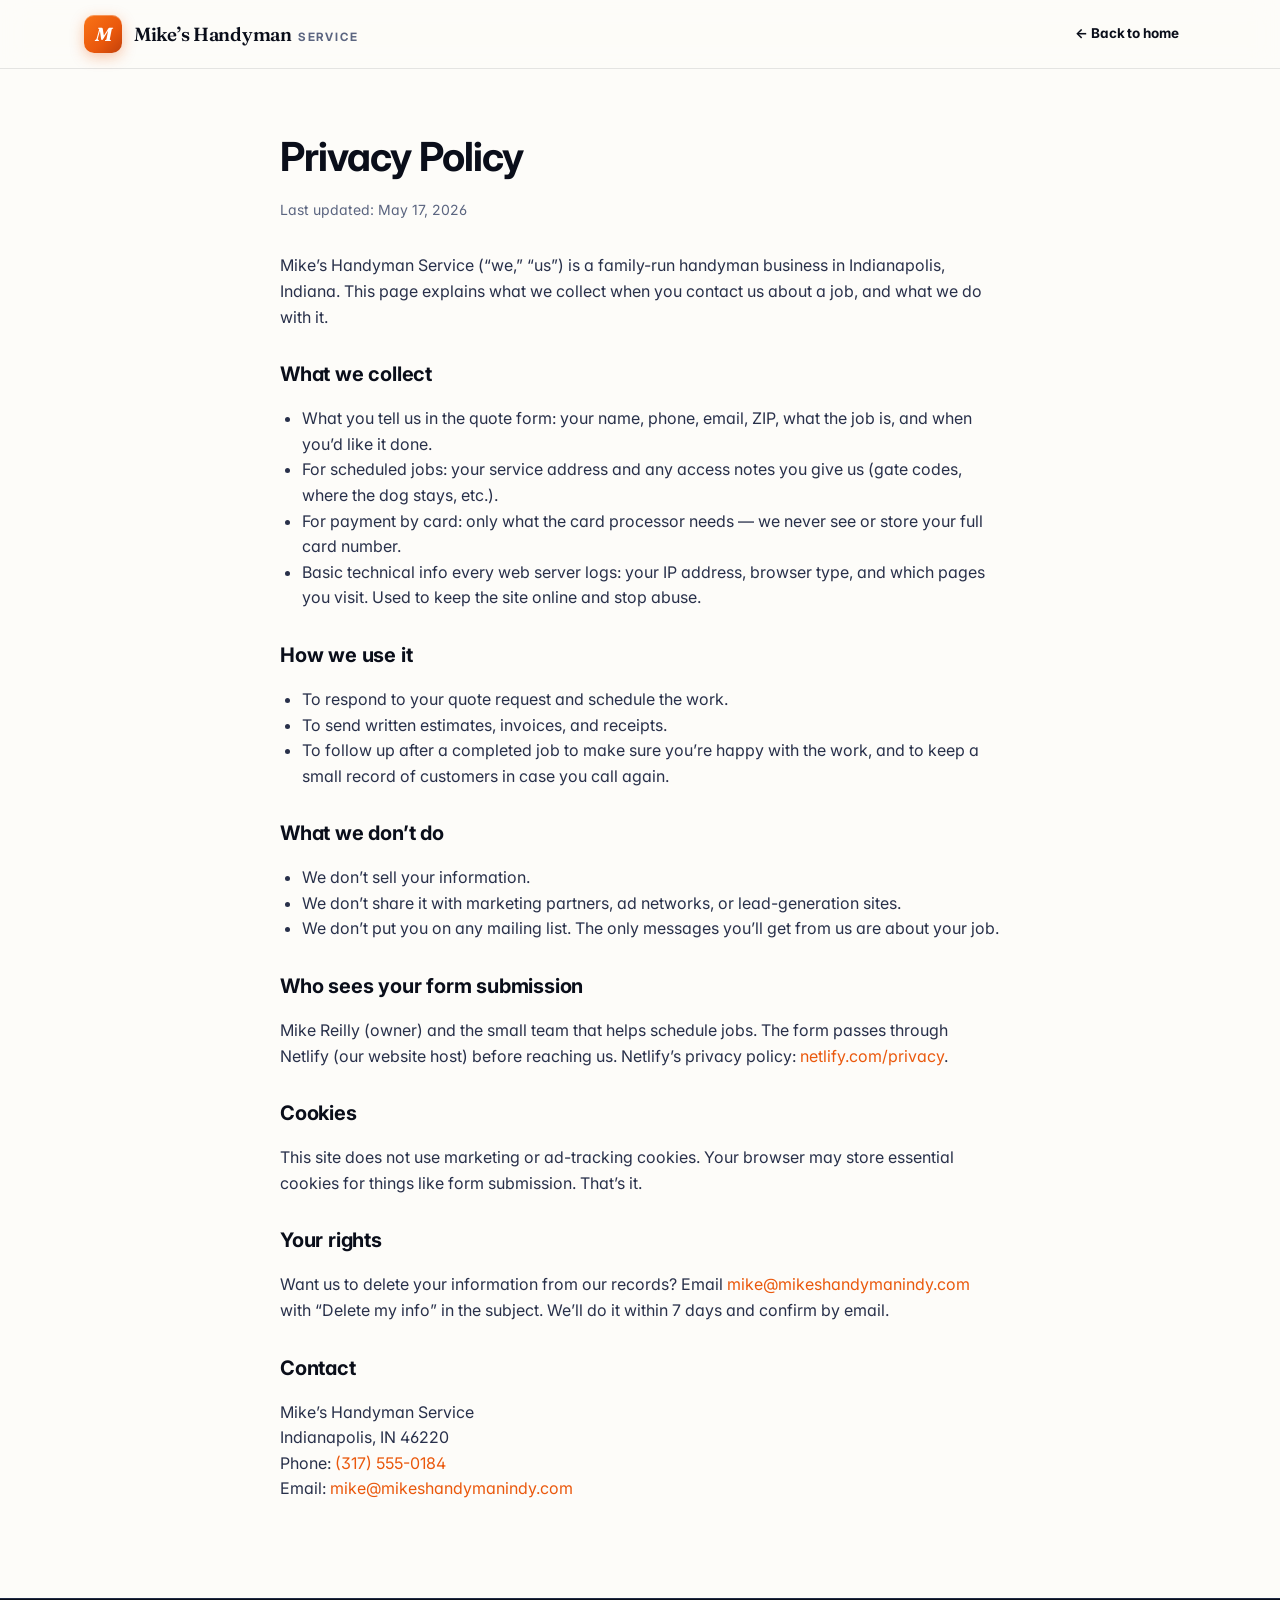
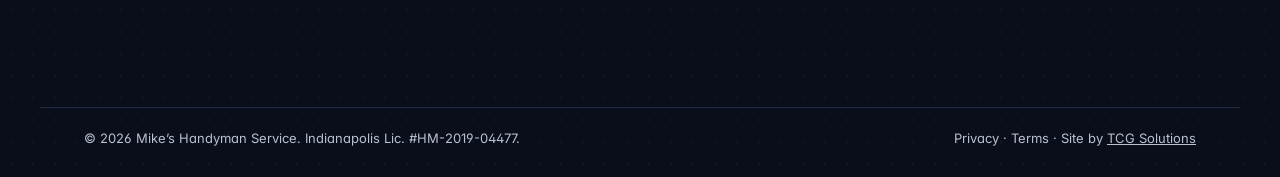
<file: privacy.html>
<!doctype html>
<html lang="en">
<head>
<meta charset="utf-8" />
<meta name="viewport" content="width=device-width,initial-scale=1" />
<meta name="theme-color" content="#0b1220" />
<title>Privacy Policy &mdash; Mike&rsquo;s Handyman Service</title>
<meta name="description" content="How Mike's Handyman Service handles your information when you request a quote or hire us for a job." />
<meta name="robots" content="noindex,follow" />
<link rel="icon" href="data:image/svg+xml,%3Csvg xmlns='http://www.w3.org/2000/svg' viewBox='0 0 64 64'%3E%3Crect width='64' height='64' rx='12' fill='%23F97316'/%3E%3Cpath d='M18 44 L46 16 M40 16 H46 V22' stroke='white' stroke-width='5' stroke-linecap='round' stroke-linejoin='round' fill='none'/%3E%3C/svg%3E" />
<link rel="preconnect" href="https://fonts.googleapis.com" />
<link rel="preconnect" href="https://fonts.gstatic.com" crossorigin />
<link rel="stylesheet" href="https://fonts.googleapis.com/css2?family=Inter:wght@400;500;600;700;800;900&family=Fraunces:opsz,wght@9..144,500;9..144,700;9..144,900&display=swap" />
<link rel="stylesheet" href="styles.css" />
<style>
  .legal { max-width: 760px; margin: 0 auto; padding: 56px 20px 80px; }
  .legal h1 { font-size: clamp(28px, 4vw, 40px); letter-spacing: -0.025em; margin: 0 0 10px; }
  .legal .updated { color: var(--ink-3); font-size: 14px; margin: 0 0 32px; }
  .legal h2 { font-size: 20px; margin: 28px 0 8px; letter-spacing: -0.01em; }
  .legal p, .legal li { color: var(--ink-2); font-size: 16px; }
  .legal ul { padding-left: 22px; }
  .legal a { color: var(--brand); }
</style>
</head>
<body>
<header class="site-header">
  <div class="container header-row">
    <a href="/" class="brand">
      <span class="brand-mark">M</span>
      <span class="brand-text">Mike&rsquo;s Handyman <span class="brand-tail">Service</span></span>
    </a>
    <a href="/" class="btn btn-ghost btn-sm" style="margin-left:auto">&larr; Back to home</a>
  </div>
</header>
<main class="legal">
  <h1>Privacy Policy</h1>
  <p class="updated">Last updated: May 17, 2026</p>

  <p>Mike&rsquo;s Handyman Service (&ldquo;we,&rdquo; &ldquo;us&rdquo;) is a family-run handyman business in Indianapolis, Indiana. This page explains what we collect when you contact us about a job, and what we do with it.</p>

  <h2>What we collect</h2>
  <ul>
    <li>What you tell us in the quote form: your name, phone, email, ZIP, what the job is, and when you&rsquo;d like it done.</li>
    <li>For scheduled jobs: your service address and any access notes you give us (gate codes, where the dog stays, etc.).</li>
    <li>For payment by card: only what the card processor needs &mdash; we never see or store your full card number.</li>
    <li>Basic technical info every web server logs: your IP address, browser type, and which pages you visit. Used to keep the site online and stop abuse.</li>
  </ul>

  <h2>How we use it</h2>
  <ul>
    <li>To respond to your quote request and schedule the work.</li>
    <li>To send written estimates, invoices, and receipts.</li>
    <li>To follow up after a completed job to make sure you&rsquo;re happy with the work, and to keep a small record of customers in case you call again.</li>
  </ul>

  <h2>What we don&rsquo;t do</h2>
  <ul>
    <li>We don&rsquo;t sell your information.</li>
    <li>We don&rsquo;t share it with marketing partners, ad networks, or lead-generation sites.</li>
    <li>We don&rsquo;t put you on any mailing list. The only messages you&rsquo;ll get from us are about your job.</li>
  </ul>

  <h2>Who sees your form submission</h2>
  <p>Mike Reilly (owner) and the small team that helps schedule jobs. The form passes through Netlify (our website host) before reaching us. Netlify&rsquo;s privacy policy: <a href="https://www.netlify.com/privacy/">netlify.com/privacy</a>.</p>

  <h2>Cookies</h2>
  <p>This site does not use marketing or ad-tracking cookies. Your browser may store essential cookies for things like form submission. That&rsquo;s it.</p>

  <h2>Your rights</h2>
  <p>Want us to delete your information from our records? Email <a href="mailto:mike@mikeshandymanindy.com">mike@mikeshandymanindy.com</a> with &ldquo;Delete my info&rdquo; in the subject. We&rsquo;ll do it within 7 days and confirm by email.</p>

  <h2>Contact</h2>
  <p>Mike&rsquo;s Handyman Service<br/>Indianapolis, IN 46220<br/>Phone: <a href="tel:+13175550184">(317) 555-0184</a><br/>Email: <a href="mailto:mike@mikeshandymanindy.com">mike@mikeshandymanindy.com</a></p>
</main>
<footer class="site-footer">
  <div class="footer-base container">
    <span>&copy; <script>document.write(new Date().getFullYear())</script> Mike&rsquo;s Handyman Service. Indianapolis Lic. #HM-2019-04477.</span>
    <span><a href="/privacy.html" style="color:#b8c0d2">Privacy</a> &middot; <a href="/terms.html" style="color:#b8c0d2">Terms</a> &middot; Site by <a href="https://tcgsolutions.net" style="color:#b8c0d2;text-decoration:underline" rel="noopener">TCG Solutions</a></span>
  </div>
</footer>
</body>
</html>
</file>
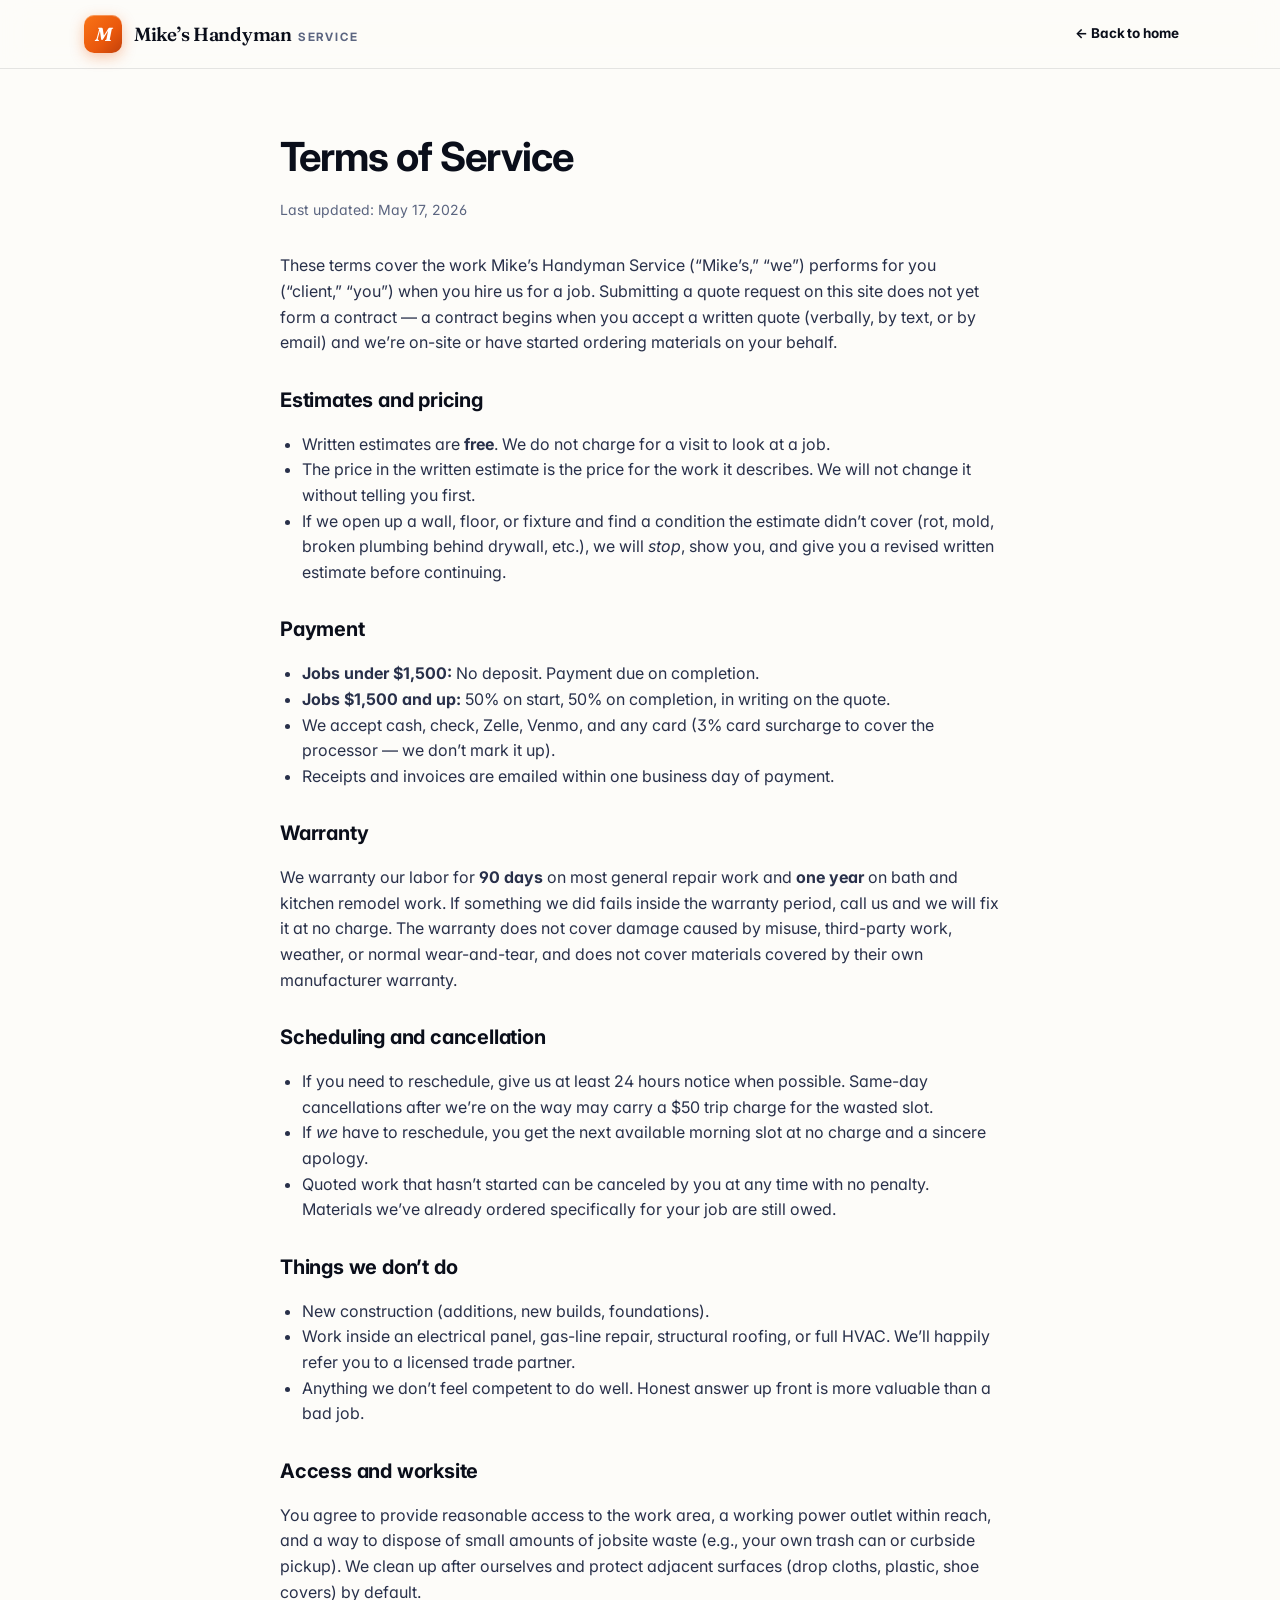
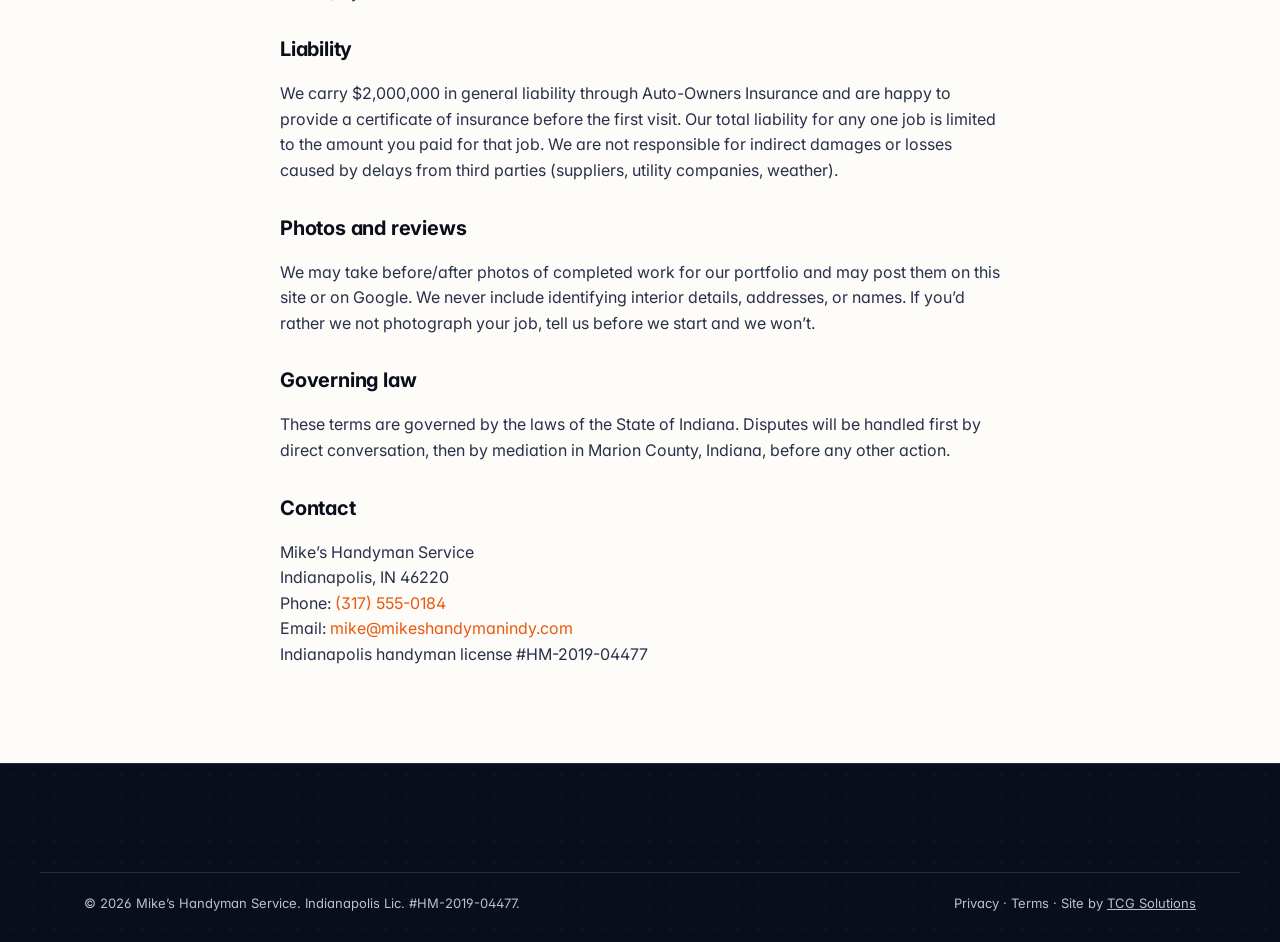
<file: terms.html>
<!doctype html>
<html lang="en">
<head>
<meta charset="utf-8" />
<meta name="viewport" content="width=device-width,initial-scale=1" />
<meta name="theme-color" content="#0b1220" />
<title>Terms of Service &mdash; Mike&rsquo;s Handyman Service</title>
<meta name="description" content="The terms that cover handyman work performed by Mike's Handyman Service in Indianapolis." />
<meta name="robots" content="noindex,follow" />
<link rel="icon" href="data:image/svg+xml,%3Csvg xmlns='http://www.w3.org/2000/svg' viewBox='0 0 64 64'%3E%3Crect width='64' height='64' rx='12' fill='%23F97316'/%3E%3Cpath d='M18 44 L46 16 M40 16 H46 V22' stroke='white' stroke-width='5' stroke-linecap='round' stroke-linejoin='round' fill='none'/%3E%3C/svg%3E" />
<link rel="preconnect" href="https://fonts.googleapis.com" />
<link rel="preconnect" href="https://fonts.gstatic.com" crossorigin />
<link rel="stylesheet" href="https://fonts.googleapis.com/css2?family=Inter:wght@400;500;600;700;800;900&family=Fraunces:opsz,wght@9..144,500;9..144,700;9..144,900&display=swap" />
<link rel="stylesheet" href="styles.css" />
<style>
  .legal { max-width: 760px; margin: 0 auto; padding: 56px 20px 80px; }
  .legal h1 { font-size: clamp(28px, 4vw, 40px); letter-spacing: -0.025em; margin: 0 0 10px; }
  .legal .updated { color: var(--ink-3); font-size: 14px; margin: 0 0 32px; }
  .legal h2 { font-size: 20px; margin: 28px 0 8px; letter-spacing: -0.01em; }
  .legal p, .legal li { color: var(--ink-2); font-size: 16px; }
  .legal ul { padding-left: 22px; }
  .legal a { color: var(--brand); }
</style>
</head>
<body>
<header class="site-header">
  <div class="container header-row">
    <a href="/" class="brand">
      <span class="brand-mark">M</span>
      <span class="brand-text">Mike&rsquo;s Handyman <span class="brand-tail">Service</span></span>
    </a>
    <a href="/" class="btn btn-ghost btn-sm" style="margin-left:auto">&larr; Back to home</a>
  </div>
</header>
<main class="legal">
  <h1>Terms of Service</h1>
  <p class="updated">Last updated: May 17, 2026</p>

  <p>These terms cover the work Mike&rsquo;s Handyman Service (&ldquo;Mike&rsquo;s,&rdquo; &ldquo;we&rdquo;) performs for you (&ldquo;client,&rdquo; &ldquo;you&rdquo;) when you hire us for a job. Submitting a quote request on this site does not yet form a contract &mdash; a contract begins when you accept a written quote (verbally, by text, or by email) and we&rsquo;re on-site or have started ordering materials on your behalf.</p>

  <h2>Estimates and pricing</h2>
  <ul>
    <li>Written estimates are <strong>free</strong>. We do not charge for a visit to look at a job.</li>
    <li>The price in the written estimate is the price for the work it describes. We will not change it without telling you first.</li>
    <li>If we open up a wall, floor, or fixture and find a condition the estimate didn&rsquo;t cover (rot, mold, broken plumbing behind drywall, etc.), we will <em>stop</em>, show you, and give you a revised written estimate before continuing.</li>
  </ul>

  <h2>Payment</h2>
  <ul>
    <li><strong>Jobs under $1,500:</strong> No deposit. Payment due on completion.</li>
    <li><strong>Jobs $1,500 and up:</strong> 50&#37; on start, 50&#37; on completion, in writing on the quote.</li>
    <li>We accept cash, check, Zelle, Venmo, and any card (3&#37; card surcharge to cover the processor &mdash; we don&rsquo;t mark it up).</li>
    <li>Receipts and invoices are emailed within one business day of payment.</li>
  </ul>

  <h2>Warranty</h2>
  <p>We warranty our labor for <strong>90 days</strong> on most general repair work and <strong>one year</strong> on bath and kitchen remodel work. If something we did fails inside the warranty period, call us and we will fix it at no charge. The warranty does not cover damage caused by misuse, third-party work, weather, or normal wear-and-tear, and does not cover materials covered by their own manufacturer warranty.</p>

  <h2>Scheduling and cancellation</h2>
  <ul>
    <li>If you need to reschedule, give us at least 24 hours notice when possible. Same-day cancellations after we&rsquo;re on the way may carry a $50 trip charge for the wasted slot.</li>
    <li>If <em>we</em> have to reschedule, you get the next available morning slot at no charge and a sincere apology.</li>
    <li>Quoted work that hasn&rsquo;t started can be canceled by you at any time with no penalty. Materials we&rsquo;ve already ordered specifically for your job are still owed.</li>
  </ul>

  <h2>Things we don&rsquo;t do</h2>
  <ul>
    <li>New construction (additions, new builds, foundations).</li>
    <li>Work inside an electrical panel, gas-line repair, structural roofing, or full HVAC. We&rsquo;ll happily refer you to a licensed trade partner.</li>
    <li>Anything we don&rsquo;t feel competent to do well. Honest answer up front is more valuable than a bad job.</li>
  </ul>

  <h2>Access and worksite</h2>
  <p>You agree to provide reasonable access to the work area, a working power outlet within reach, and a way to dispose of small amounts of jobsite waste (e.g., your own trash can or curbside pickup). We clean up after ourselves and protect adjacent surfaces (drop cloths, plastic, shoe covers) by default.</p>

  <h2>Liability</h2>
  <p>We carry $2,000,000 in general liability through Auto-Owners Insurance and are happy to provide a certificate of insurance before the first visit. Our total liability for any one job is limited to the amount you paid for that job. We are not responsible for indirect damages or losses caused by delays from third parties (suppliers, utility companies, weather).</p>

  <h2>Photos and reviews</h2>
  <p>We may take before/after photos of completed work for our portfolio and may post them on this site or on Google. We never include identifying interior details, addresses, or names. If you&rsquo;d rather we not photograph your job, tell us before we start and we won&rsquo;t.</p>

  <h2>Governing law</h2>
  <p>These terms are governed by the laws of the State of Indiana. Disputes will be handled first by direct conversation, then by mediation in Marion County, Indiana, before any other action.</p>

  <h2>Contact</h2>
  <p>Mike&rsquo;s Handyman Service<br/>Indianapolis, IN 46220<br/>Phone: <a href="tel:+13175550184">(317) 555-0184</a><br/>Email: <a href="mailto:mike@mikeshandymanindy.com">mike@mikeshandymanindy.com</a><br/>Indianapolis handyman license #HM-2019-04477</p>
</main>
<footer class="site-footer">
  <div class="footer-base container">
    <span>&copy; <script>document.write(new Date().getFullYear())</script> Mike&rsquo;s Handyman Service. Indianapolis Lic. #HM-2019-04477.</span>
    <span><a href="/privacy.html" style="color:#b8c0d2">Privacy</a> &middot; <a href="/terms.html" style="color:#b8c0d2">Terms</a> &middot; Site by <a href="https://tcgsolutions.net" style="color:#b8c0d2;text-decoration:underline" rel="noopener">TCG Solutions</a></span>
  </div>
</footer>
</body>
</html>
</file>
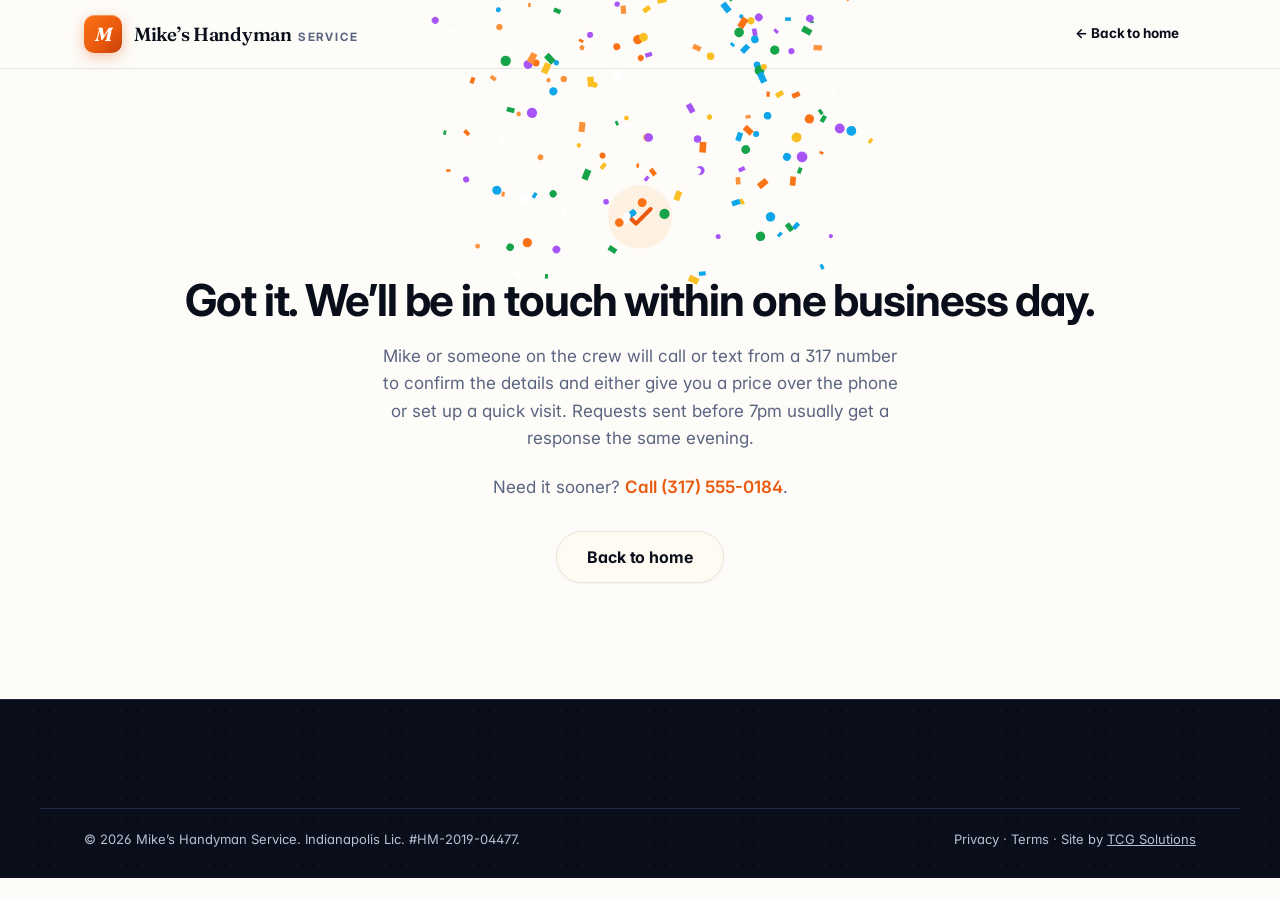
<file: thanks.html>
<!doctype html>
<html lang="en">
<head>
<meta charset="utf-8" />
<meta name="viewport" content="width=device-width,initial-scale=1" />
<meta name="theme-color" content="#0b1220" />
<title>Got your request &mdash; Mike&rsquo;s Handyman Service</title>
<meta name="robots" content="noindex,nofollow" />
<link rel="icon" href="data:image/svg+xml,%3Csvg xmlns='http://www.w3.org/2000/svg' viewBox='0 0 64 64'%3E%3Crect width='64' height='64' rx='12' fill='%23F97316'/%3E%3Cpath d='M18 44 L46 16 M40 16 H46 V22' stroke='white' stroke-width='5' stroke-linecap='round' stroke-linejoin='round' fill='none'/%3E%3C/svg%3E" />
<link rel="preconnect" href="https://fonts.googleapis.com" />
<link rel="preconnect" href="https://fonts.gstatic.com" crossorigin />
<link rel="stylesheet" href="https://fonts.googleapis.com/css2?family=Inter:wght@400;500;600;700;800;900&family=Fraunces:opsz,wght@9..144,500;9..144,700;9..144,900&display=swap" />
<link rel="stylesheet" href="/styles.css" />
</head>
<body>
<header class="site-header">
  <div class="container header-row">
    <a href="/" class="brand">
      <span class="brand-mark">M</span>
      <span class="brand-text">Mike&rsquo;s Handyman <span class="brand-tail">Service</span></span>
    </a>
    <a href="/" class="btn btn-ghost btn-sm" style="margin-left:auto">&larr; Back to home</a>
  </div>
</header>
<main>
  <div class="thanks-wrap container">
    <div>
      <div class="thanks-check" aria-hidden="true">
        <svg viewBox="0 0 24 24" fill="none" stroke="currentColor" stroke-width="3" stroke-linecap="round" stroke-linejoin="round"><path d="M20 6 9 17l-5-5"/></svg>
      </div>
      <h1>Got it. We&rsquo;ll be in touch within one business day.</h1>
      <p>Mike or someone on the crew will call or text from a 317 number to confirm the details and either give you a price over the phone or set up a quick visit. Requests sent before 7pm usually get a response the same evening.</p>
      <p>Need it sooner? <a href="tel:+13175550184" style="color:var(--brand);font-weight:600">Call (317) 555-0184</a>.</p>
      <a href="/" class="btn btn-outline btn-lg" style="margin-top:8px">Back to home</a>
    </div>
  </div>
</main>
<footer class="site-footer">
  <div class="footer-base container">
    <span>&copy; <script>document.write(new Date().getFullYear())</script> Mike&rsquo;s Handyman Service. Indianapolis Lic. #HM-2019-04477.</span>
    <span><a href="/privacy.html" style="color:#b8c0d2">Privacy</a> &middot; <a href="/terms.html" style="color:#b8c0d2">Terms</a> &middot; Site by <a href="https://tcgsolutions.net" style="color:#b8c0d2;text-decoration:underline" rel="noopener">TCG Solutions</a></span>
  </div>
</footer>
<canvas class="confetti-canvas" id="confetti" aria-hidden="true"></canvas>
<script>
(function () {
  if (window.matchMedia && window.matchMedia('(prefers-reduced-motion: reduce)').matches) return;
  var canvas = document.getElementById('confetti');
  if (!canvas || !canvas.getContext) return;
  var ctx = canvas.getContext('2d');
  function size() { canvas.width = window.innerWidth; canvas.height = window.innerHeight; }
  size();
  window.addEventListener('resize', size);

  var COLORS = ['#f97316', '#fb923c', '#fbbf24', '#16a34a', '#0ea5e9', '#a855f7', '#ffffff'];
  var pieces = [];
  var COUNT = 110;
  var gravity = 0.13;
  var drag = 0.985;

  function spawn() {
    for (var i = 0; i < COUNT; i++) {
      pieces.push({
        x: canvas.width / 2 + (Math.random() - 0.5) * 80,
        y: canvas.height / 3,
        vx: (Math.random() - 0.5) * 9,
        vy: -(Math.random() * 9 + 6),
        size: Math.random() * 7 + 4,
        rot: Math.random() * Math.PI * 2,
        vr: (Math.random() - 0.5) * 0.3,
        color: COLORS[Math.floor(Math.random() * COLORS.length)],
        shape: Math.random() < 0.45 ? 'rect' : 'circle',
        life: 1
      });
    }
  }

  function step() {
    ctx.clearRect(0, 0, canvas.width, canvas.height);
    for (var i = pieces.length - 1; i >= 0; i--) {
      var p = pieces[i];
      p.vy += gravity;
      p.vx *= drag;
      p.vy *= drag;
      p.x += p.vx;
      p.y += p.vy;
      p.rot += p.vr;
      if (p.y > canvas.height + 40) p.life -= 0.05;
      if (p.life <= 0) { pieces.splice(i, 1); continue; }
      ctx.save();
      ctx.globalAlpha = p.life;
      ctx.translate(p.x, p.y);
      ctx.rotate(p.rot);
      ctx.fillStyle = p.color;
      if (p.shape === 'rect') {
        ctx.fillRect(-p.size / 2, -p.size / 3, p.size, p.size / 1.6);
      } else {
        ctx.beginPath();
        ctx.arc(0, 0, p.size / 2, 0, Math.PI * 2);
        ctx.fill();
      }
      ctx.restore();
    }
    if (pieces.length > 0) requestAnimationFrame(step);
  }

  spawn();
  step();
  /* Second small burst after a beat for a fuller effect */
  setTimeout(function () { spawn(); step(); }, 350);
})();
</script>
</body>
</html>
</file>
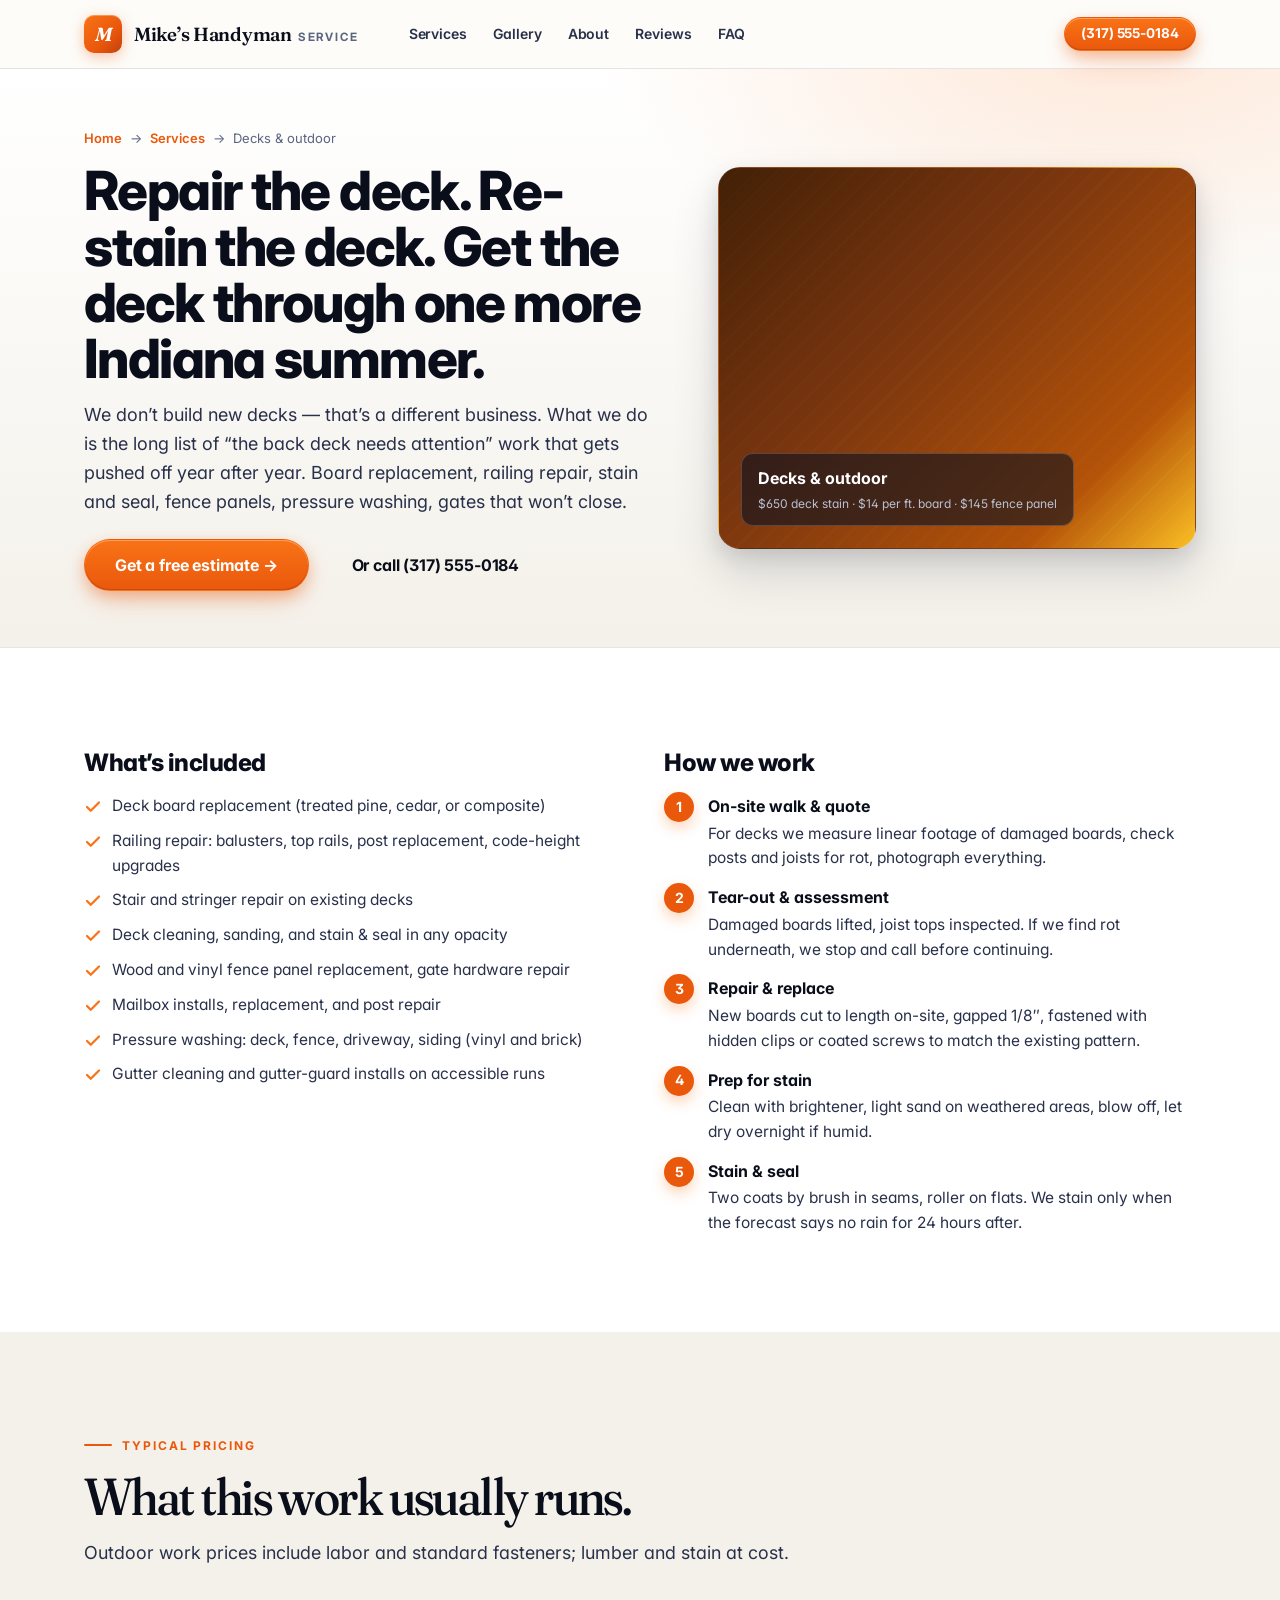
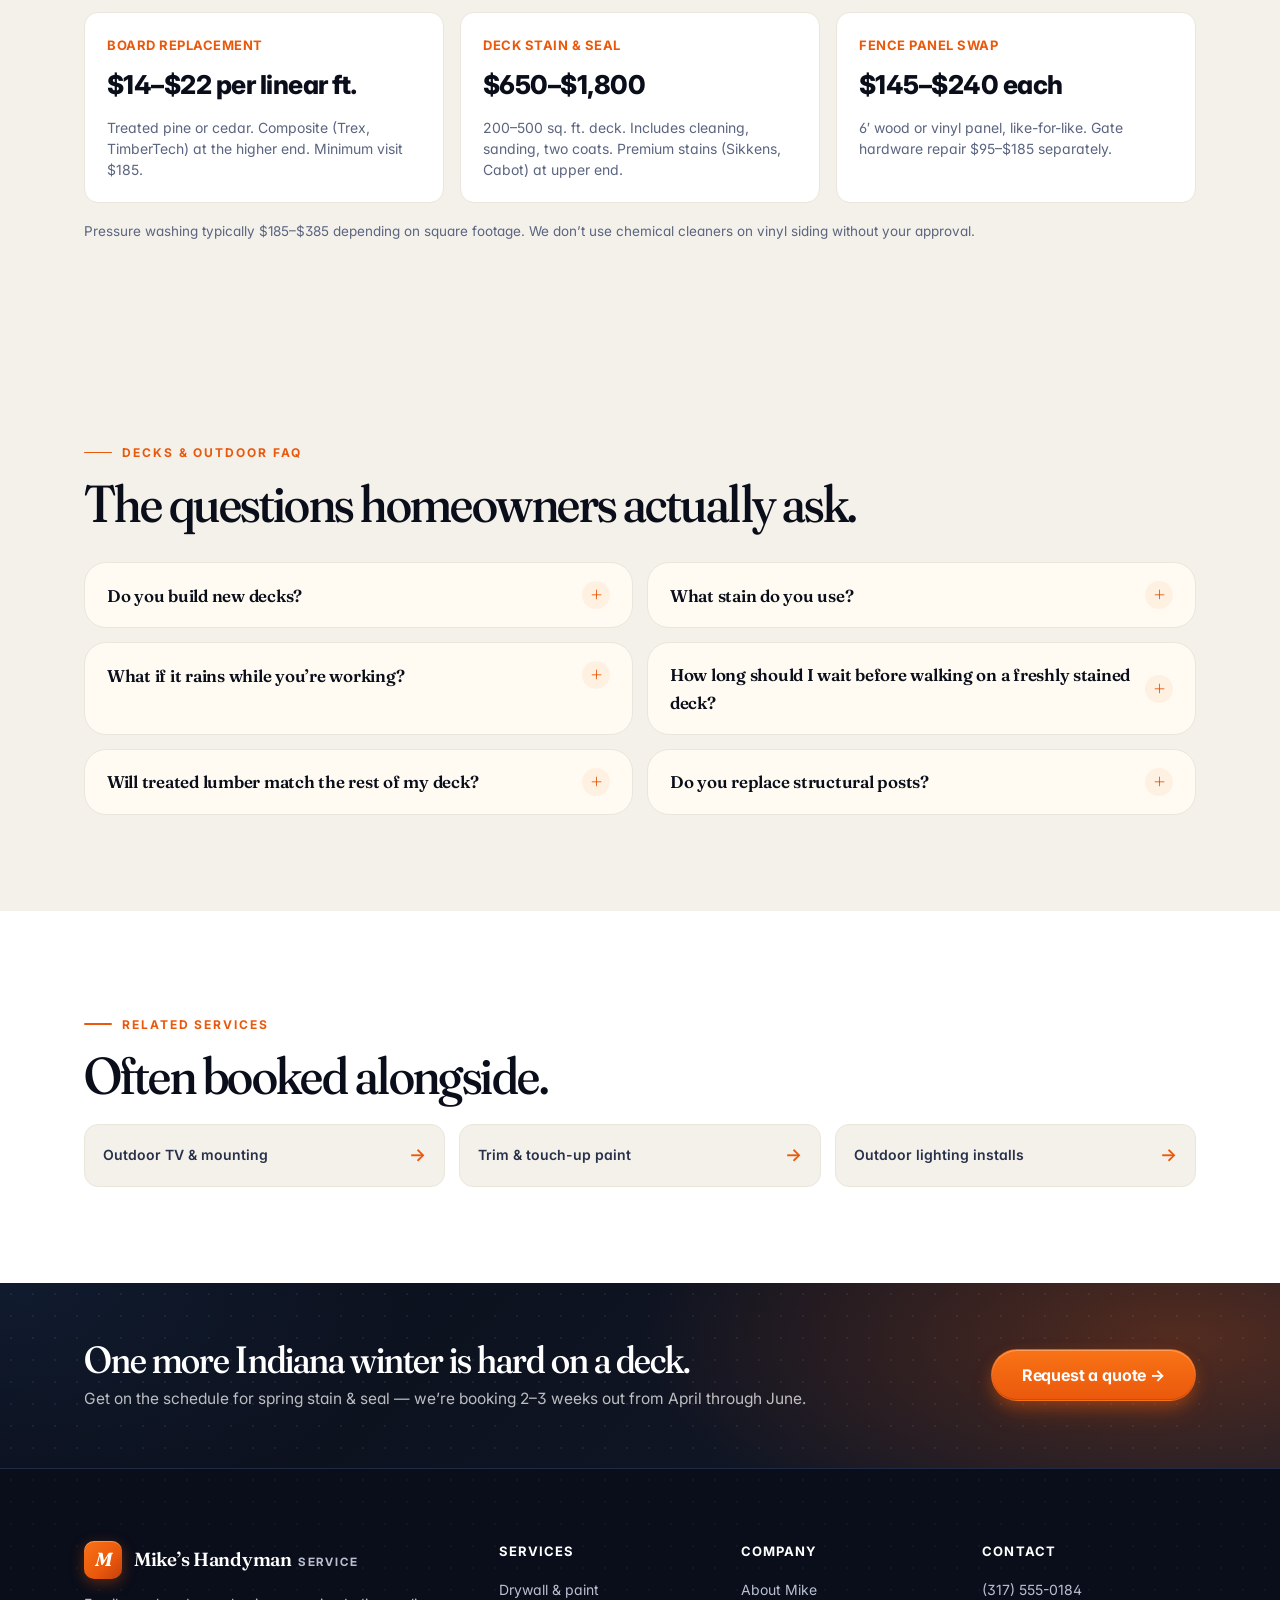
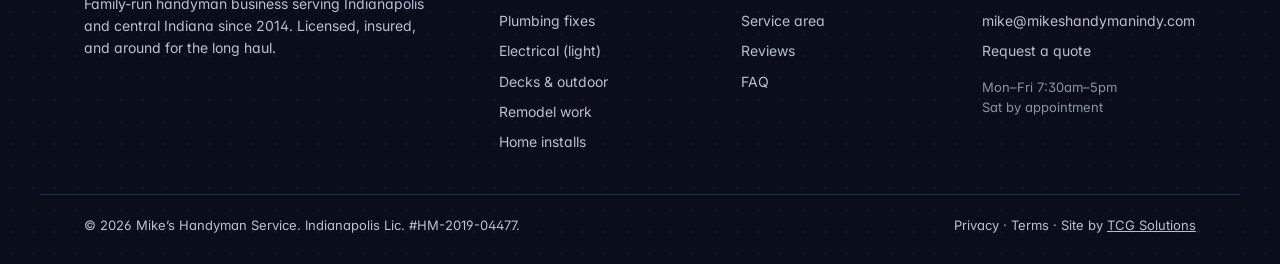
<file: services/decks-outdoor.html>
<!doctype html>
<html lang="en">
<head>
<meta charset="utf-8" />
<meta name="viewport" content="width=device-width,initial-scale=1,viewport-fit=cover" />
<meta name="theme-color" content="#0b1220" />
<title>Decks &amp; Outdoor &mdash; Mike&rsquo;s Handyman Service, Indianapolis</title>
<meta name="description" content="Deck board replacement, railings, stain and seal, fence repair, pressure washing in Indianapolis. Free written estimates, weather-aware scheduling." />
<meta name="robots" content="index,follow" />
<link rel="canonical" href="https://tcg-handyman-websites-932.netlify.app/services/decks-outdoor.html" />
<link rel="icon" href="data:image/svg+xml,%3Csvg xmlns='http://www.w3.org/2000/svg' viewBox='0 0 64 64'%3E%3Crect width='64' height='64' rx='12' fill='%23F97316'/%3E%3Cpath d='M18 44 L46 16 M40 16 H46 V22' stroke='white' stroke-width='5' stroke-linecap='round' stroke-linejoin='round' fill='none'/%3E%3C/svg%3E" />
<link rel="preconnect" href="https://fonts.googleapis.com" />
<link rel="preconnect" href="https://fonts.gstatic.com" crossorigin />
<link rel="stylesheet" href="https://fonts.googleapis.com/css2?family=Inter:wght@400;500;600;700;800;900&family=Fraunces:opsz,wght@9..144,500;9..144,700;9..144,900&display=swap" />
<link rel="stylesheet" href="/styles.css" />
</head>
<body>

<header class="site-header" id="top">
  <div class="container header-row">
    <a href="/" class="brand" aria-label="Mike's Handyman Service home">
      <span class="brand-mark" aria-hidden="true">M</span>
      <span class="brand-text">Mike&rsquo;s Handyman <span class="brand-tail">Service</span></span>
    </a>
    <nav class="nav-primary" aria-label="Primary">
      <a href="/#services">Services</a>
      <a href="/#gallery">Gallery</a>
      <a href="/#about">About</a>
      <a href="/#reviews">Reviews</a>
      <a href="/#faq">FAQ</a>
    </nav>
    <a href="tel:+13175550184" class="btn btn-primary btn-sm header-cta">(317) 555-0184</a>
  </div>
</header>

<main>

<section class="subhero">
  <div class="container subhero-grid">
    <div>
      <p class="subhero-crumb"><a href="/">Home</a> <span>&rarr;</span> <a href="/#services">Services</a> <span>&rarr;</span> <span>Decks &amp; outdoor</span></p>
      <h1>Repair the deck. Re-stain the deck. Get the deck through one more Indiana summer.</h1>
      <p class="lede">We don&rsquo;t build new decks &mdash; that&rsquo;s a different business. What we do is the long list of &ldquo;the back deck needs attention&rdquo; work that gets pushed off year after year. Board replacement, railing repair, stain and seal, fence panels, pressure washing, gates that won&rsquo;t close.</p>
      <div class="subhero-cta">
        <a href="/?service=decks#quote" class="btn btn-primary btn-lg">Get a free estimate &rarr;</a>
        <a href="tel:+13175550184" class="btn btn-ghost btn-lg">Or call (317) 555-0184</a>
      </div>
    </div>
    <div class="subhero-art" aria-hidden="true" style="background: linear-gradient(135deg, #422006 0%, #78350f 40%, #b45309 80%, #fbbf24 100%);">
      <div class="svc-stamp">
        <strong>Decks &amp; outdoor</strong>
        <span>$650 deck stain &middot; $14 per ft. board &middot; $145 fence panel</span>
      </div>
    </div>
  </div>
</section>

<section class="svc-twoup">
  <div class="container svc-twoup-grid">
    <div>
      <h2>What&rsquo;s included</h2>
      <ul>
        <li>Deck board replacement (treated pine, cedar, or composite)</li>
        <li>Railing repair: balusters, top rails, post replacement, code-height upgrades</li>
        <li>Stair and stringer repair on existing decks</li>
        <li>Deck cleaning, sanding, and stain &amp; seal in any opacity</li>
        <li>Wood and vinyl fence panel replacement, gate hardware repair</li>
        <li>Mailbox installs, replacement, and post repair</li>
        <li>Pressure washing: deck, fence, driveway, siding (vinyl and brick)</li>
        <li>Gutter cleaning and gutter-guard installs on accessible runs</li>
      </ul>
    </div>
    <div>
      <h2>How we work</h2>
      <ol>
        <li><strong>On-site walk &amp; quote</strong><span>For decks we measure linear footage of damaged boards, check posts and joists for rot, photograph everything.</span></li>
        <li><strong>Tear-out &amp; assessment</strong><span>Damaged boards lifted, joist tops inspected. If we find rot underneath, we stop and call before continuing.</span></li>
        <li><strong>Repair &amp; replace</strong><span>New boards cut to length on-site, gapped 1/8&Prime;, fastened with hidden clips or coated screws to match the existing pattern.</span></li>
        <li><strong>Prep for stain</strong><span>Clean with brightener, light sand on weathered areas, blow off, let dry overnight if humid.</span></li>
        <li><strong>Stain &amp; seal</strong><span>Two coats by brush in seams, roller on flats. We stain only when the forecast says no rain for 24 hours after.</span></li>
      </ol>
    </div>
  </div>
</section>

<section class="svc-pricing">
  <div class="container">
    <p class="section-eyebrow">Typical pricing</p>
    <h2 class="section-title">What this work usually runs.</h2>
    <p class="section-sub">Outdoor work prices include labor and standard fasteners; lumber and stain at cost.</p>
    <div class="svc-pricing-grid">
      <div class="svc-price-card">
        <span class="label">Board replacement</span>
        <span class="range">$14&ndash;$22 per linear ft.</span>
        <p>Treated pine or cedar. Composite (Trex, TimberTech) at the higher end. Minimum visit $185.</p>
      </div>
      <div class="svc-price-card">
        <span class="label">Deck stain &amp; seal</span>
        <span class="range">$650&ndash;$1,800</span>
        <p>200&ndash;500 sq. ft. deck. Includes cleaning, sanding, two coats. Premium stains (Sikkens, Cabot) at upper end.</p>
      </div>
      <div class="svc-price-card">
        <span class="label">Fence panel swap</span>
        <span class="range">$145&ndash;$240 each</span>
        <p>6&prime; wood or vinyl panel, like-for-like. Gate hardware repair $95&ndash;$185 separately.</p>
      </div>
    </div>
    <p class="svc-pricing-fine">Pressure washing typically $185&ndash;$385 depending on square footage. We don&rsquo;t use chemical cleaners on vinyl siding without your approval.</p>
  </div>
</section>

<section class="faq">
  <div class="container">
    <p class="section-eyebrow">Decks &amp; outdoor FAQ</p>
    <h2 class="section-title">The questions homeowners actually ask.</h2>
    <div class="faq-grid">
      <details>
        <summary>Do you build new decks?</summary>
        <p>No. New construction needs a permit, a stamped plan, and footings &mdash; that&rsquo;s a builder&rsquo;s job, not a handyman&rsquo;s. We&rsquo;ll refer you to a deck builder we trust if you&rsquo;re starting from scratch.</p>
      </details>
      <details>
        <summary>What stain do you use?</summary>
        <p>Default: Sherwin-Williams SuperDeck semi-transparent in your chosen color. We also use Olympic Maximum, Cabot Australian Timber Oil, and Sikkens Cetol on request. We&rsquo;ll bring sample chips before you commit.</p>
      </details>
      <details>
        <summary>What if it rains while you&rsquo;re working?</summary>
        <p>We don&rsquo;t stain or seal when the 24-hour forecast says rain. We&rsquo;ll reschedule at no cost and slot you in the next clear window &mdash; usually within a few days. For repair work, light rain is fine and we keep moving.</p>
      </details>
      <details>
        <summary>How long should I wait before walking on a freshly stained deck?</summary>
        <p>Light foot traffic: 12 hours. Furniture back on: 24&ndash;48 hours. Heavy use (kids, grills, parties): 72 hours. We&rsquo;ll tell you on-site based on the stain we used and the humidity.</p>
      </details>
      <details>
        <summary>Will treated lumber match the rest of my deck?</summary>
        <p>Not at first. New treated boards are wet and green for a few weeks before they dry to a similar color. If you want a perfect match, the cleanest path is to stain the whole deck once the new boards have dried for 4&ndash;6 weeks.</p>
      </details>
      <details>
        <summary>Do you replace structural posts?</summary>
        <p>Surface-mount posts on existing concrete piers, yes. Buried-post replacement that requires digging, footings, and inspection, no &mdash; that&rsquo;s a deck builder. We&rsquo;ll spot the difference in 30 seconds and tell you.</p>
      </details>
    </div>
  </div>
</section>

<section class="svc-related">
  <div class="container">
    <p class="section-eyebrow">Related services</p>
    <h2 class="section-title">Often booked alongside.</h2>
    <div class="svc-related-grid">
      <a href="/services/installs.html" class="svc-related-card"><span>Outdoor TV &amp; mounting</span><span class="arrow">&rarr;</span></a>
      <a href="/services/drywall-paint.html" class="svc-related-card"><span>Trim &amp; touch-up paint</span><span class="arrow">&rarr;</span></a>
      <a href="/services/electrical.html" class="svc-related-card"><span>Outdoor lighting installs</span><span class="arrow">&rarr;</span></a>
    </div>
  </div>
</section>

<section class="cta-banner">
  <div class="container cta-banner-inner">
    <div>
      <h2>One more Indiana winter is hard on a deck.</h2>
      <p>Get on the schedule for spring stain &amp; seal &mdash; we&rsquo;re booking 2&ndash;3 weeks out from April through June.</p>
    </div>
    <a href="/?service=decks#quote" class="btn btn-primary btn-lg">Request a quote &rarr;</a>
  </div>
</section>

</main>

<footer class="site-footer">
  <div class="container footer-grid">
    <div class="footer-brand">
      <div class="brand">
        <span class="brand-mark" aria-hidden="true">M</span>
        <span class="brand-text">Mike&rsquo;s Handyman <span class="brand-tail">Service</span></span>
      </div>
      <p>Family-run handyman business serving Indianapolis and central Indiana since 2014. Licensed, insured, and around for the long haul.</p>
    </div>
    <div class="footer-cols">
      <div>
        <h4>Services</h4>
        <a href="/services/drywall-paint.html">Drywall &amp; paint</a>
        <a href="/services/plumbing.html">Plumbing fixes</a>
        <a href="/services/electrical.html">Electrical (light)</a>
        <a href="/services/decks-outdoor.html">Decks &amp; outdoor</a>
        <a href="/services/kitchen-bath.html">Remodel work</a>
        <a href="/services/installs.html">Home installs</a>
      </div>
      <div>
        <h4>Company</h4>
        <a href="/#about">About Mike</a>
        <a href="/#area">Service area</a>
        <a href="/#reviews">Reviews</a>
        <a href="/#faq">FAQ</a>
      </div>
      <div>
        <h4>Contact</h4>
        <a href="tel:+13175550184">(317) 555-0184</a>
        <a href="mailto:mike@mikeshandymanindy.com">mike@mikeshandymanindy.com</a>
        <a href="/#quote">Request a quote</a>
        <p class="hours-line">Mon&ndash;Fri 7:30am&ndash;5pm<br/>Sat by appointment</p>
      </div>
    </div>
  </div>
  <div class="footer-base container">
    <span>&copy; <script>document.write(new Date().getFullYear())</script> Mike&rsquo;s Handyman Service. Indianapolis Lic. #HM-2019-04477.</span>
    <span><a href="/privacy.html" style="color:inherit">Privacy</a> &middot; <a href="/terms.html" style="color:inherit">Terms</a> &middot; Site by <a href="https://tcgsolutions.net" style="color:inherit;text-decoration:underline" rel="noopener">TCG Solutions</a></span>
  </div>
</footer>

<a href="tel:+13175550184" class="mobile-call" aria-label="Call Mike's Handyman Service">
  <svg viewBox="0 0 24 24" fill="none" stroke="currentColor" stroke-width="2.4" stroke-linecap="round" stroke-linejoin="round" aria-hidden="true"><path d="M22 16.92v3a2 2 0 0 1-2.18 2 19.79 19.79 0 0 1-8.63-3.07 19.5 19.5 0 0 1-6-6 19.79 19.79 0 0 1-3.07-8.67A2 2 0 0 1 4.11 2h3a2 2 0 0 1 2 1.72 12.84 12.84 0 0 0 .7 2.81 2 2 0 0 1-.45 2.11L8.09 9.91a16 16 0 0 0 6 6l1.27-1.27a2 2 0 0 1 2.11-.45 12.84 12.84 0 0 0 2.81.7A2 2 0 0 1 22 16.92z"/></svg>
  <span>Call</span>
</a>

</body>
</html>
</file>
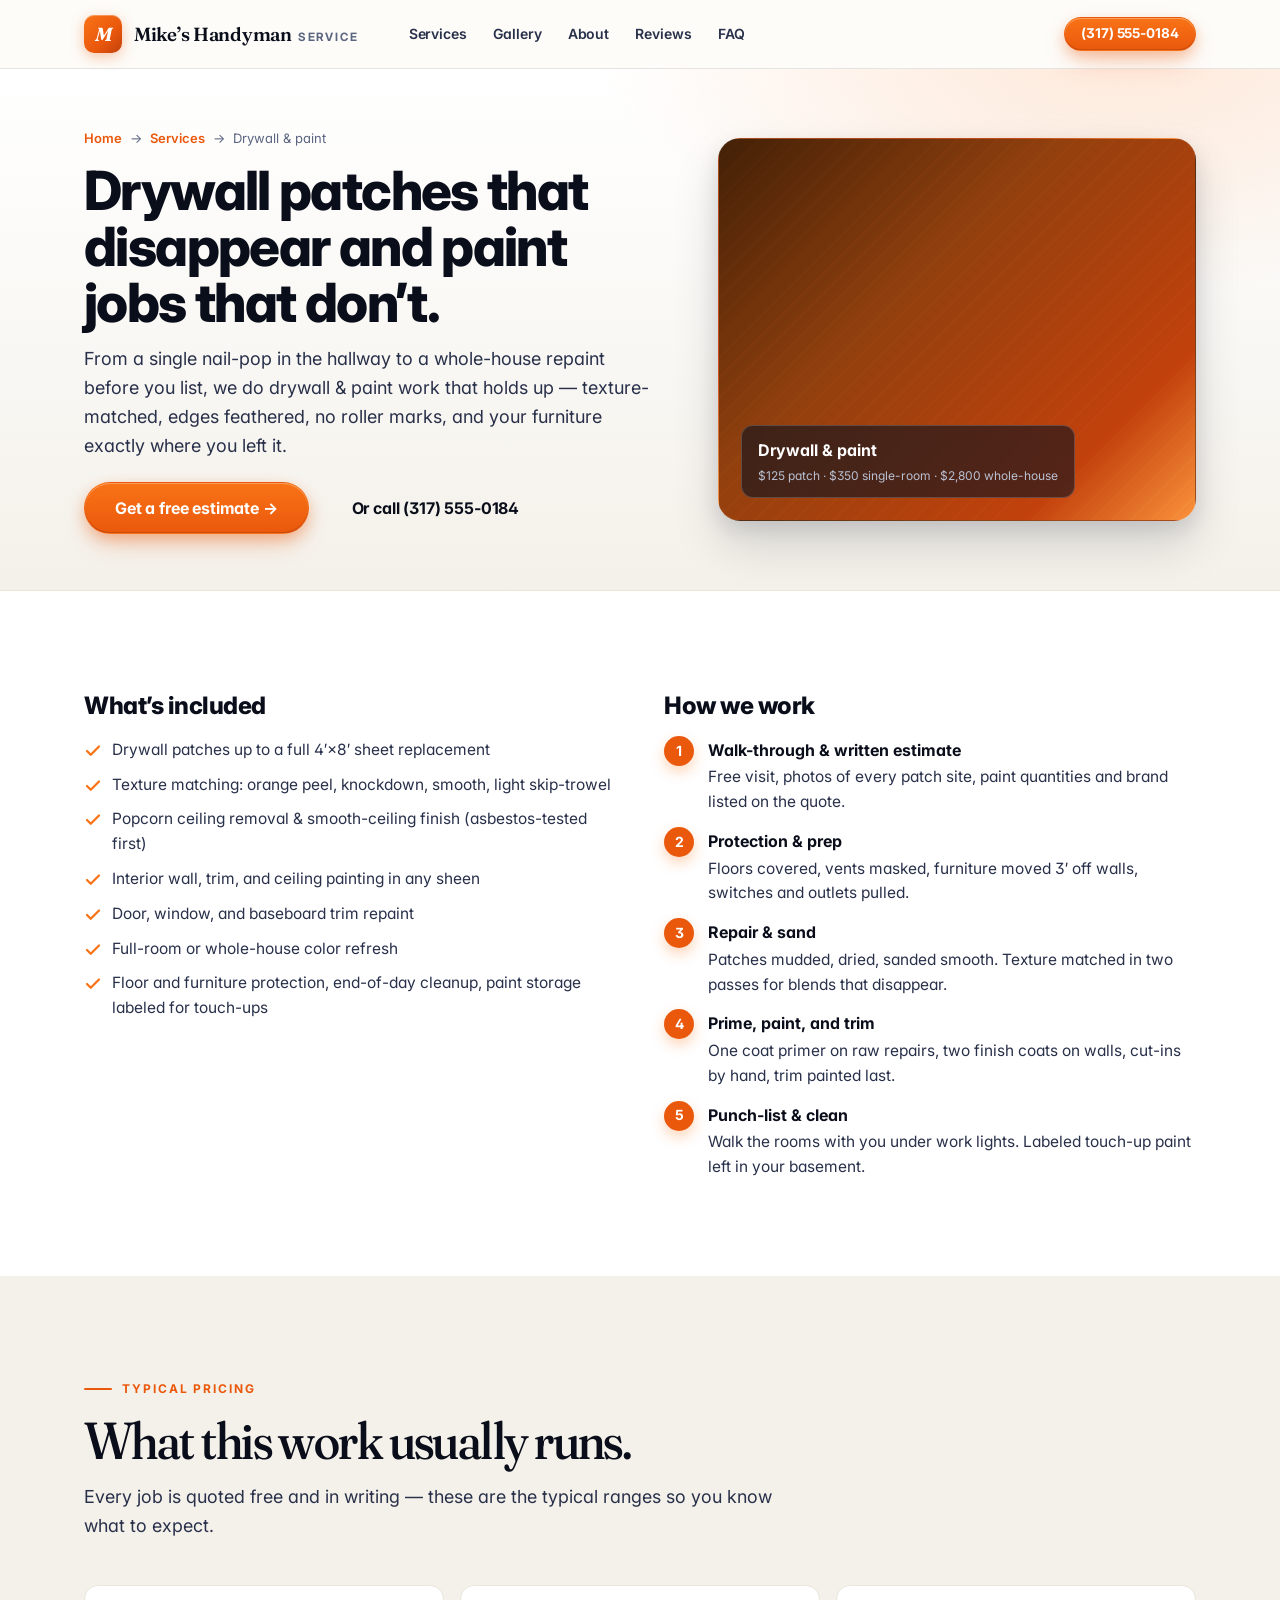
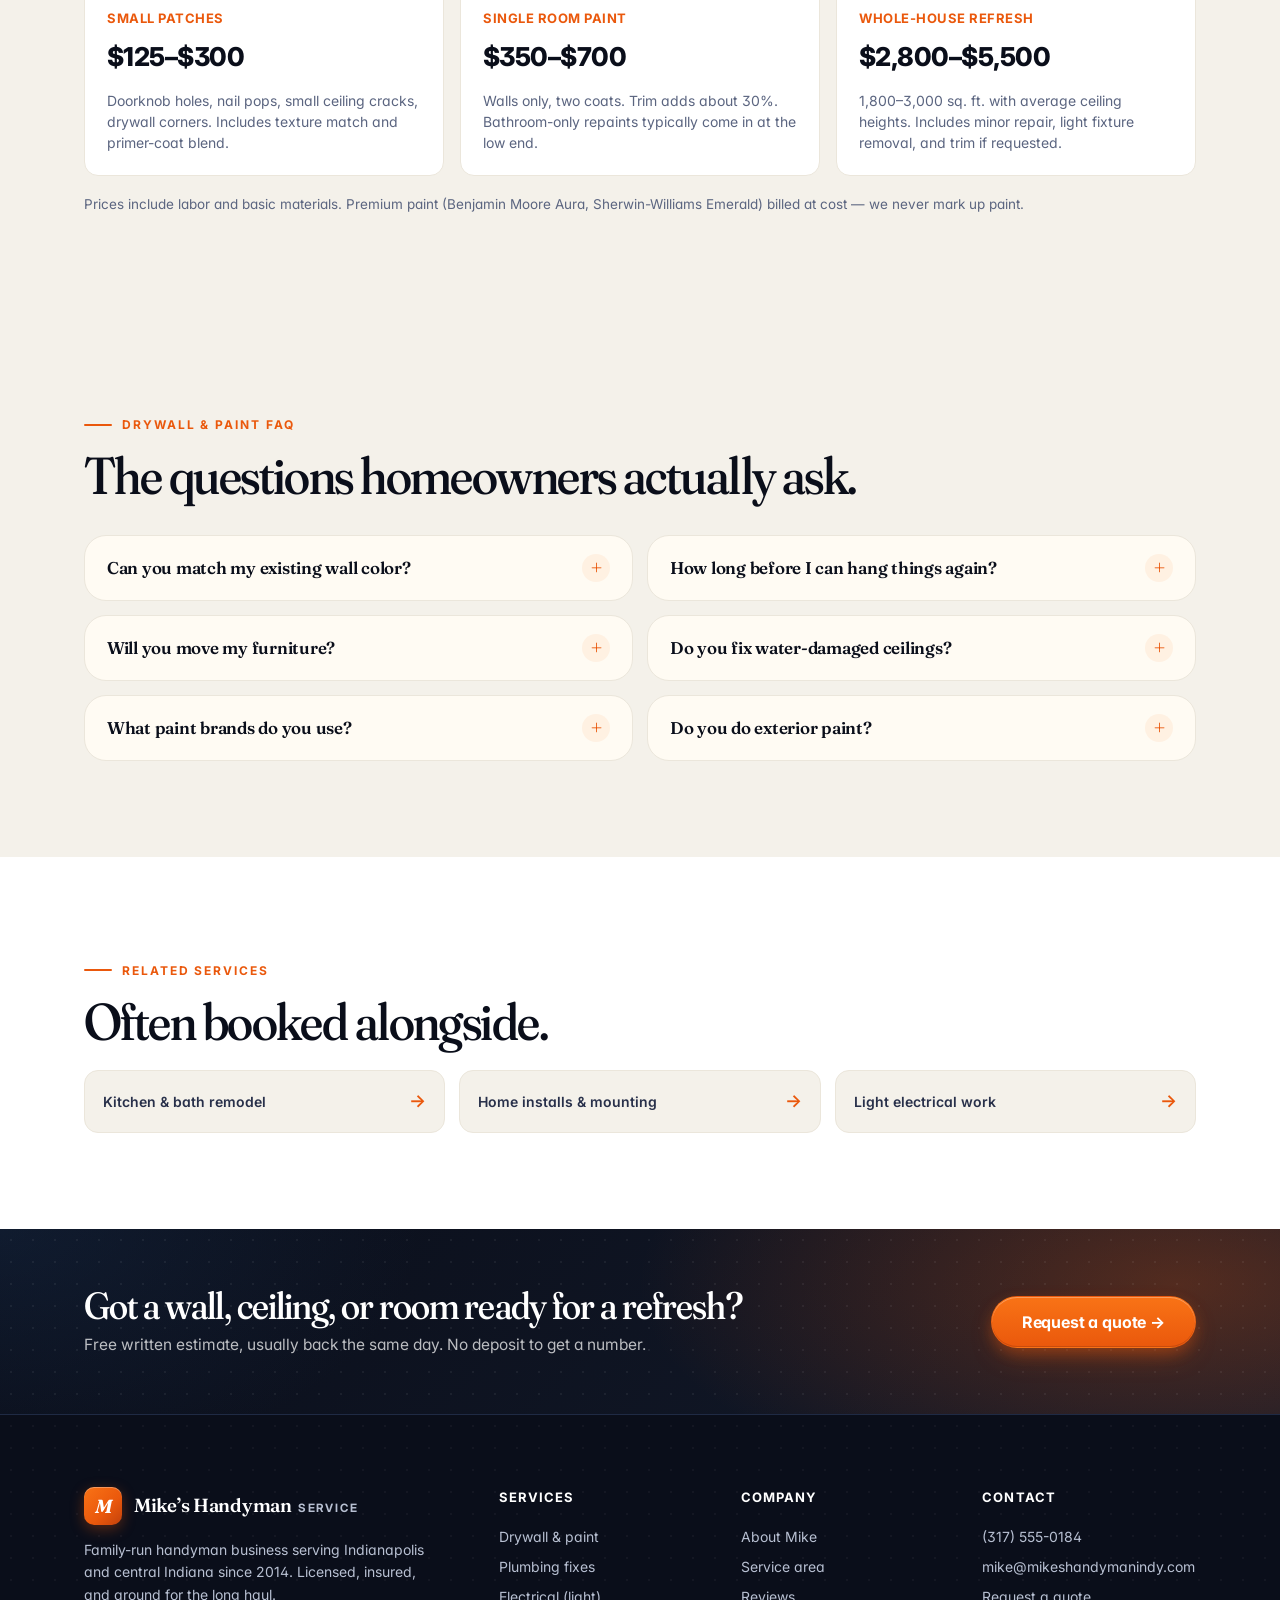
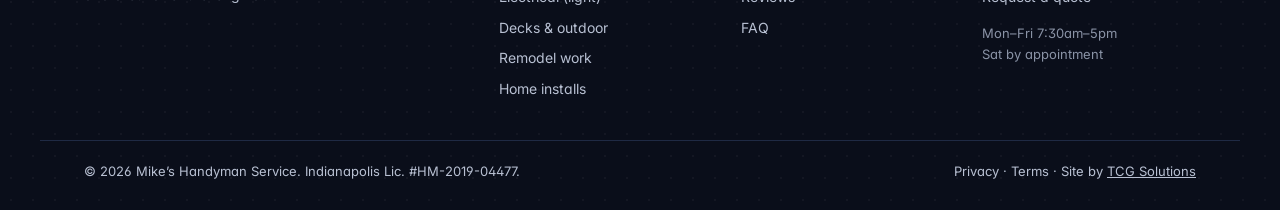
<file: services/drywall-paint.html>
<!doctype html>
<html lang="en">
<head>
<meta charset="utf-8" />
<meta name="viewport" content="width=device-width,initial-scale=1,viewport-fit=cover" />
<meta name="theme-color" content="#0b1220" />
<title>Drywall &amp; Paint &mdash; Mike&rsquo;s Handyman Service, Indianapolis</title>
<meta name="description" content="Drywall patching, popcorn ceiling removal, and interior painting in Indianapolis. Texture-matched patches, smooth ceilings, full-room repaints. Free written estimates." />
<meta name="robots" content="index,follow" />
<link rel="canonical" href="https://tcg-handyman-websites-932.netlify.app/services/drywall-paint.html" />
<link rel="icon" href="data:image/svg+xml,%3Csvg xmlns='http://www.w3.org/2000/svg' viewBox='0 0 64 64'%3E%3Crect width='64' height='64' rx='12' fill='%23F97316'/%3E%3Cpath d='M18 44 L46 16 M40 16 H46 V22' stroke='white' stroke-width='5' stroke-linecap='round' stroke-linejoin='round' fill='none'/%3E%3C/svg%3E" />
<link rel="preconnect" href="https://fonts.googleapis.com" />
<link rel="preconnect" href="https://fonts.gstatic.com" crossorigin />
<link rel="stylesheet" href="https://fonts.googleapis.com/css2?family=Inter:wght@400;500;600;700;800;900&family=Fraunces:opsz,wght@9..144,500;9..144,700;9..144,900&display=swap" />
<link rel="stylesheet" href="/styles.css" />
</head>
<body>

<header class="site-header" id="top">
  <div class="container header-row">
    <a href="/" class="brand" aria-label="Mike's Handyman Service home">
      <span class="brand-mark" aria-hidden="true">M</span>
      <span class="brand-text">Mike&rsquo;s Handyman <span class="brand-tail">Service</span></span>
    </a>
    <nav class="nav-primary" aria-label="Primary">
      <a href="/#services">Services</a>
      <a href="/#gallery">Gallery</a>
      <a href="/#about">About</a>
      <a href="/#reviews">Reviews</a>
      <a href="/#faq">FAQ</a>
    </nav>
    <a href="tel:+13175550184" class="btn btn-primary btn-sm header-cta">(317) 555-0184</a>
  </div>
</header>

<main>

<section class="subhero">
  <div class="container subhero-grid">
    <div>
      <p class="subhero-crumb"><a href="/">Home</a> <span>&rarr;</span> <a href="/#services">Services</a> <span>&rarr;</span> <span>Drywall &amp; paint</span></p>
      <h1>Drywall patches that disappear and paint jobs that don&rsquo;t.</h1>
      <p class="lede">From a single nail-pop in the hallway to a whole-house repaint before you list, we do drywall &amp; paint work that holds up &mdash; texture-matched, edges feathered, no roller marks, and your furniture exactly where you left it.</p>
      <div class="subhero-cta">
        <a href="/?service=drywall#quote" class="btn btn-primary btn-lg">Get a free estimate &rarr;</a>
        <a href="tel:+13175550184" class="btn btn-ghost btn-lg">Or call (317) 555-0184</a>
      </div>
    </div>
    <div class="subhero-art" aria-hidden="true" style="background: linear-gradient(135deg, #422006 0%, #92400e 40%, #c2410c 80%, #fb923c 100%);">
      <div class="svc-stamp">
        <strong>Drywall &amp; paint</strong>
        <span>$125 patch &middot; $350 single-room &middot; $2,800 whole-house</span>
      </div>
    </div>
  </div>
</section>

<section class="svc-twoup">
  <div class="container svc-twoup-grid">
    <div>
      <h2>What&rsquo;s included</h2>
      <ul>
        <li>Drywall patches up to a full 4&prime;&times;8&prime; sheet replacement</li>
        <li>Texture matching: orange peel, knockdown, smooth, light skip-trowel</li>
        <li>Popcorn ceiling removal &amp; smooth-ceiling finish (asbestos-tested first)</li>
        <li>Interior wall, trim, and ceiling painting in any sheen</li>
        <li>Door, window, and baseboard trim repaint</li>
        <li>Full-room or whole-house color refresh</li>
        <li>Floor and furniture protection, end-of-day cleanup, paint storage labeled for touch-ups</li>
      </ul>
    </div>
    <div>
      <h2>How we work</h2>
      <ol>
        <li><strong>Walk-through &amp; written estimate</strong><span>Free visit, photos of every patch site, paint quantities and brand listed on the quote.</span></li>
        <li><strong>Protection &amp; prep</strong><span>Floors covered, vents masked, furniture moved 3&prime; off walls, switches and outlets pulled.</span></li>
        <li><strong>Repair &amp; sand</strong><span>Patches mudded, dried, sanded smooth. Texture matched in two passes for blends that disappear.</span></li>
        <li><strong>Prime, paint, and trim</strong><span>One coat primer on raw repairs, two finish coats on walls, cut-ins by hand, trim painted last.</span></li>
        <li><strong>Punch-list &amp; clean</strong><span>Walk the rooms with you under work lights. Labeled touch-up paint left in your basement.</span></li>
      </ol>
    </div>
  </div>
</section>

<section class="svc-pricing">
  <div class="container">
    <p class="section-eyebrow">Typical pricing</p>
    <h2 class="section-title">What this work usually runs.</h2>
    <p class="section-sub">Every job is quoted free and in writing &mdash; these are the typical ranges so you know what to expect.</p>
    <div class="svc-pricing-grid">
      <div class="svc-price-card">
        <span class="label">Small patches</span>
        <span class="range">$125&ndash;$300</span>
        <p>Doorknob holes, nail pops, small ceiling cracks, drywall corners. Includes texture match and primer-coat blend.</p>
      </div>
      <div class="svc-price-card">
        <span class="label">Single room paint</span>
        <span class="range">$350&ndash;$700</span>
        <p>Walls only, two coats. Trim adds about 30&#37;. Bathroom-only repaints typically come in at the low end.</p>
      </div>
      <div class="svc-price-card">
        <span class="label">Whole-house refresh</span>
        <span class="range">$2,800&ndash;$5,500</span>
        <p>1,800&ndash;3,000 sq. ft. with average ceiling heights. Includes minor repair, light fixture removal, and trim if requested.</p>
      </div>
    </div>
    <p class="svc-pricing-fine">Prices include labor and basic materials. Premium paint (Benjamin Moore Aura, Sherwin-Williams Emerald) billed at cost &mdash; we never mark up paint.</p>
  </div>
</section>

<section class="faq">
  <div class="container">
    <p class="section-eyebrow">Drywall &amp; paint FAQ</p>
    <h2 class="section-title">The questions homeowners actually ask.</h2>
    <div class="faq-grid">
      <details>
        <summary>Can you match my existing wall color?</summary>
        <p>If you have leftover paint with the formula on the lid, yes &mdash; we&rsquo;ll have it scanned and color-matched. If not, we&rsquo;ll bring a small swatch to a paint store and color-match within a couple shades. For patches in older paint, we feather out the new paint into the surrounding wall so any tiny difference disappears.</p>
      </details>
      <details>
        <summary>How long before I can hang things again?</summary>
        <p>Latex paint is dry to the touch in about 2 hours, dry to put light objects against in 24 hours, and fully cured (safe for heavy frames or sticky tape) in about 14 days. We&rsquo;ll tell you what&rsquo;s safe to do the day we leave.</p>
      </details>
      <details>
        <summary>Will you move my furniture?</summary>
        <p>For single rooms, yes &mdash; we move it 3&prime; off the walls and cover it. For whole-house jobs, we ask that big items (beds, dressers, electronics) are emptied or moved to the center of the room before we arrive. We&rsquo;ll handle everything else.</p>
      </details>
      <details>
        <summary>Do you fix water-damaged ceilings?</summary>
        <p>Yes &mdash; once the leak that caused the damage is repaired. If the leak is still active, we&rsquo;ll point you to a plumber or roofer first. If you&rsquo;d like us to coordinate, we have partners we trust.</p>
      </details>
      <details>
        <summary>What paint brands do you use?</summary>
        <p>Default is Sherwin-Williams ProClassic or Benjamin Moore Regal Select. If you prefer something else (Behr Premium Plus, Valspar Signature, Farrow &amp; Ball), we&rsquo;ll order what you ask for at cost.</p>
      </details>
      <details>
        <summary>Do you do exterior paint?</summary>
        <p>Small exterior touch-ups, trim, and shutter painting yes. We don&rsquo;t do whole-house exterior repaints &mdash; that&rsquo;s a different trade and we&rsquo;d rather refer you to a painter who specializes.</p>
      </details>
    </div>
  </div>
</section>

<section class="svc-related">
  <div class="container">
    <p class="section-eyebrow">Related services</p>
    <h2 class="section-title">Often booked alongside.</h2>
    <div class="svc-related-grid">
      <a href="/services/kitchen-bath.html" class="svc-related-card"><span>Kitchen &amp; bath remodel</span><span class="arrow">&rarr;</span></a>
      <a href="/services/installs.html" class="svc-related-card"><span>Home installs &amp; mounting</span><span class="arrow">&rarr;</span></a>
      <a href="/services/electrical.html" class="svc-related-card"><span>Light electrical work</span><span class="arrow">&rarr;</span></a>
    </div>
  </div>
</section>

<section class="cta-banner">
  <div class="container cta-banner-inner">
    <div>
      <h2>Got a wall, ceiling, or room ready for a refresh?</h2>
      <p>Free written estimate, usually back the same day. No deposit to get a number.</p>
    </div>
    <a href="/?service=drywall#quote" class="btn btn-primary btn-lg">Request a quote &rarr;</a>
  </div>
</section>

</main>

<footer class="site-footer">
  <div class="container footer-grid">
    <div class="footer-brand">
      <div class="brand">
        <span class="brand-mark" aria-hidden="true">M</span>
        <span class="brand-text">Mike&rsquo;s Handyman <span class="brand-tail">Service</span></span>
      </div>
      <p>Family-run handyman business serving Indianapolis and central Indiana since 2014. Licensed, insured, and around for the long haul.</p>
    </div>
    <div class="footer-cols">
      <div>
        <h4>Services</h4>
        <a href="/services/drywall-paint.html">Drywall &amp; paint</a>
        <a href="/services/plumbing.html">Plumbing fixes</a>
        <a href="/services/electrical.html">Electrical (light)</a>
        <a href="/services/decks-outdoor.html">Decks &amp; outdoor</a>
        <a href="/services/kitchen-bath.html">Remodel work</a>
        <a href="/services/installs.html">Home installs</a>
      </div>
      <div>
        <h4>Company</h4>
        <a href="/#about">About Mike</a>
        <a href="/#area">Service area</a>
        <a href="/#reviews">Reviews</a>
        <a href="/#faq">FAQ</a>
      </div>
      <div>
        <h4>Contact</h4>
        <a href="tel:+13175550184">(317) 555-0184</a>
        <a href="mailto:mike@mikeshandymanindy.com">mike@mikeshandymanindy.com</a>
        <a href="/#quote">Request a quote</a>
        <p class="hours-line">Mon&ndash;Fri 7:30am&ndash;5pm<br/>Sat by appointment</p>
      </div>
    </div>
  </div>
  <div class="footer-base container">
    <span>&copy; <script>document.write(new Date().getFullYear())</script> Mike&rsquo;s Handyman Service. Indianapolis Lic. #HM-2019-04477.</span>
    <span><a href="/privacy.html" style="color:inherit">Privacy</a> &middot; <a href="/terms.html" style="color:inherit">Terms</a> &middot; Site by <a href="https://tcgsolutions.net" style="color:inherit;text-decoration:underline" rel="noopener">TCG Solutions</a></span>
  </div>
</footer>

<a href="tel:+13175550184" class="mobile-call" aria-label="Call Mike's Handyman Service">
  <svg viewBox="0 0 24 24" fill="none" stroke="currentColor" stroke-width="2.4" stroke-linecap="round" stroke-linejoin="round" aria-hidden="true"><path d="M22 16.92v3a2 2 0 0 1-2.18 2 19.79 19.79 0 0 1-8.63-3.07 19.5 19.5 0 0 1-6-6 19.79 19.79 0 0 1-3.07-8.67A2 2 0 0 1 4.11 2h3a2 2 0 0 1 2 1.72 12.84 12.84 0 0 0 .7 2.81 2 2 0 0 1-.45 2.11L8.09 9.91a16 16 0 0 0 6 6l1.27-1.27a2 2 0 0 1 2.11-.45 12.84 12.84 0 0 0 2.81.7A2 2 0 0 1 22 16.92z"/></svg>
  <span>Call</span>
</a>

</body>
</html>
</file>
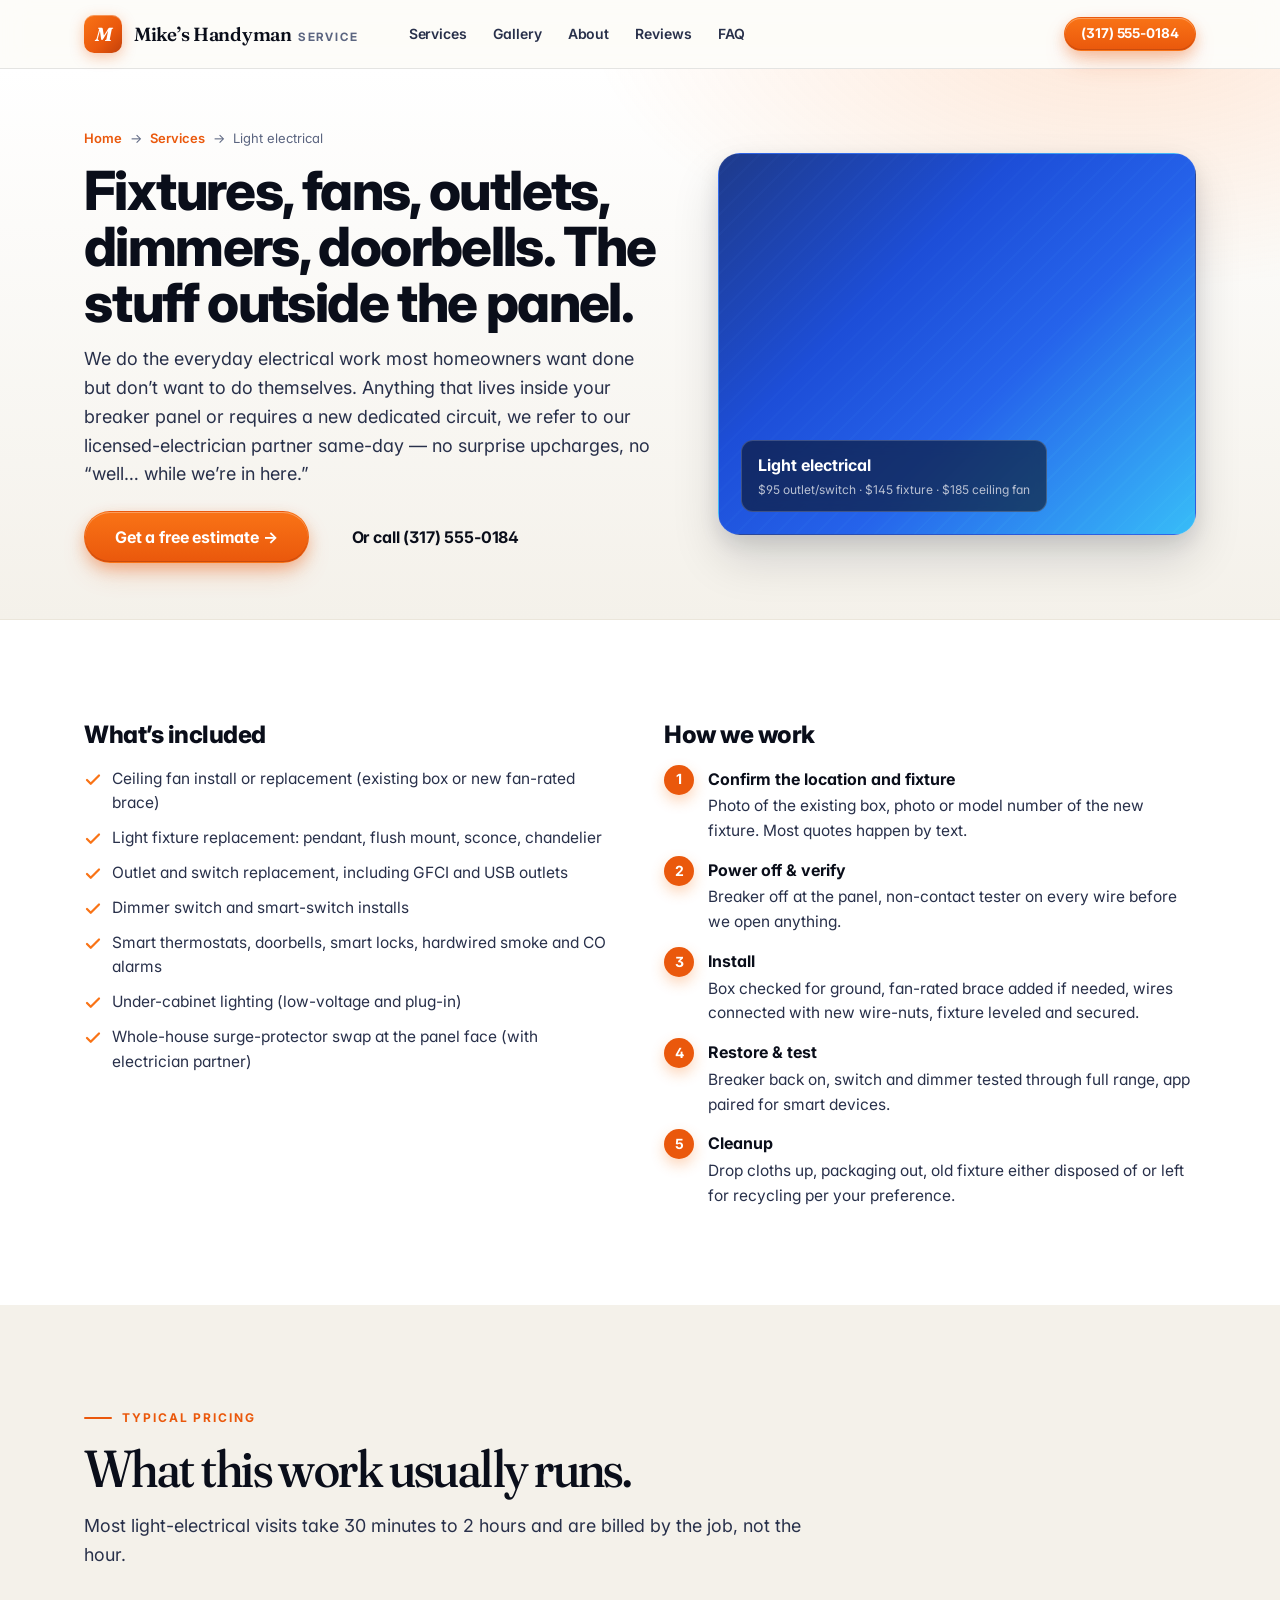
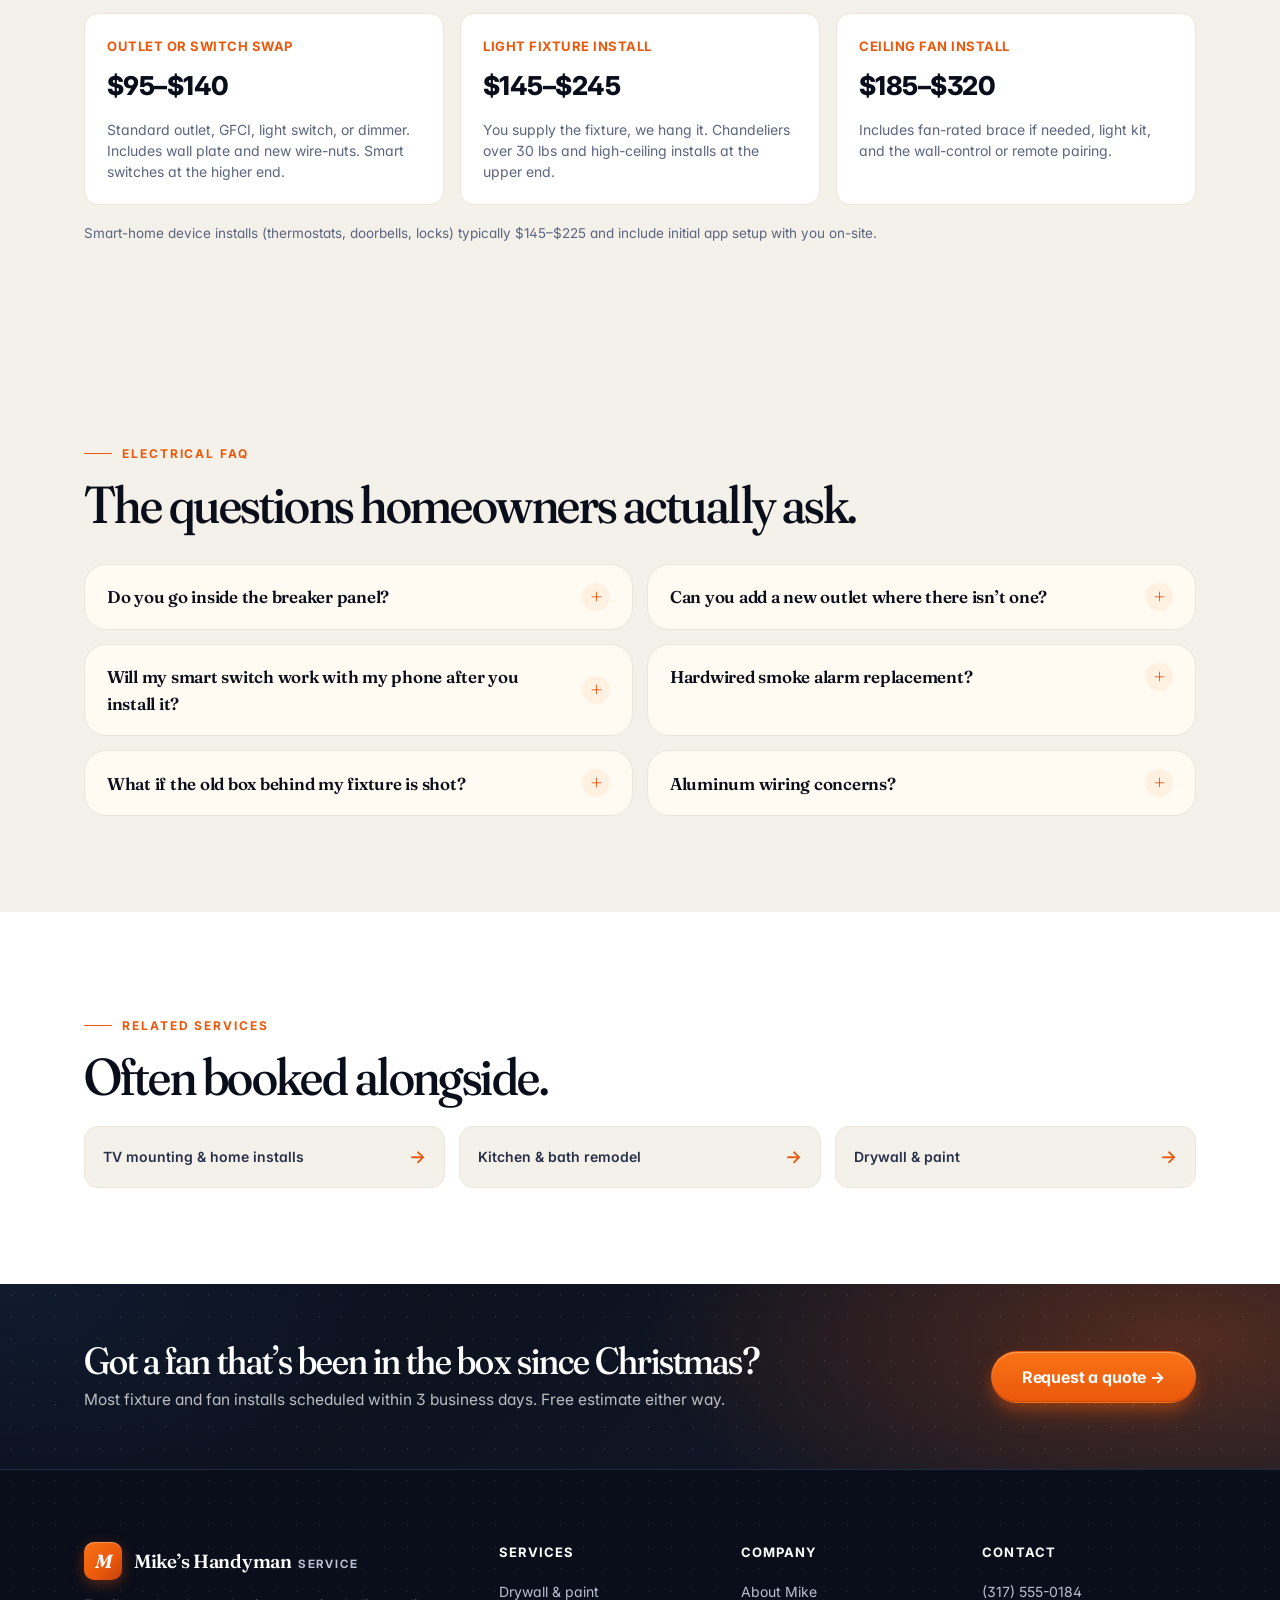
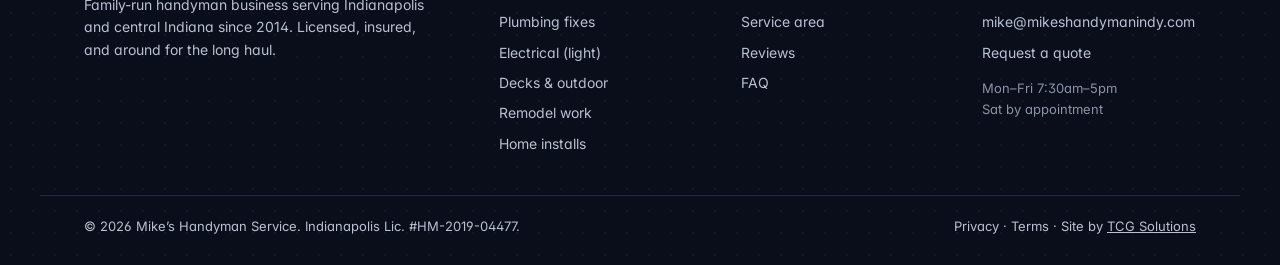
<file: services/electrical.html>
<!doctype html>
<html lang="en">
<head>
<meta charset="utf-8" />
<meta name="viewport" content="width=device-width,initial-scale=1,viewport-fit=cover" />
<meta name="theme-color" content="#0b1220" />
<title>Light Electrical &mdash; Mike&rsquo;s Handyman Service, Indianapolis</title>
<meta name="description" content="Ceiling fan, fixture, outlet, switch, and smart-home installs in Indianapolis. Panel work and new circuits referred to our licensed-electrician partner. Free written estimates." />
<meta name="robots" content="index,follow" />
<link rel="canonical" href="https://tcg-handyman-websites-932.netlify.app/services/electrical.html" />
<link rel="icon" href="data:image/svg+xml,%3Csvg xmlns='http://www.w3.org/2000/svg' viewBox='0 0 64 64'%3E%3Crect width='64' height='64' rx='12' fill='%23F97316'/%3E%3Cpath d='M18 44 L46 16 M40 16 H46 V22' stroke='white' stroke-width='5' stroke-linecap='round' stroke-linejoin='round' fill='none'/%3E%3C/svg%3E" />
<link rel="preconnect" href="https://fonts.googleapis.com" />
<link rel="preconnect" href="https://fonts.gstatic.com" crossorigin />
<link rel="stylesheet" href="https://fonts.googleapis.com/css2?family=Inter:wght@400;500;600;700;800;900&family=Fraunces:opsz,wght@9..144,500;9..144,700;9..144,900&display=swap" />
<link rel="stylesheet" href="/styles.css" />
</head>
<body>

<header class="site-header" id="top">
  <div class="container header-row">
    <a href="/" class="brand" aria-label="Mike's Handyman Service home">
      <span class="brand-mark" aria-hidden="true">M</span>
      <span class="brand-text">Mike&rsquo;s Handyman <span class="brand-tail">Service</span></span>
    </a>
    <nav class="nav-primary" aria-label="Primary">
      <a href="/#services">Services</a>
      <a href="/#gallery">Gallery</a>
      <a href="/#about">About</a>
      <a href="/#reviews">Reviews</a>
      <a href="/#faq">FAQ</a>
    </nav>
    <a href="tel:+13175550184" class="btn btn-primary btn-sm header-cta">(317) 555-0184</a>
  </div>
</header>

<main>

<section class="subhero">
  <div class="container subhero-grid">
    <div>
      <p class="subhero-crumb"><a href="/">Home</a> <span>&rarr;</span> <a href="/#services">Services</a> <span>&rarr;</span> <span>Light electrical</span></p>
      <h1>Fixtures, fans, outlets, dimmers, doorbells. The stuff outside the panel.</h1>
      <p class="lede">We do the everyday electrical work most homeowners want done but don&rsquo;t want to do themselves. Anything that lives inside your breaker panel or requires a new dedicated circuit, we refer to our licensed-electrician partner same-day &mdash; no surprise upcharges, no &ldquo;well&hellip; while we&rsquo;re in here.&rdquo;</p>
      <div class="subhero-cta">
        <a href="/?service=electrical#quote" class="btn btn-primary btn-lg">Get a free estimate &rarr;</a>
        <a href="tel:+13175550184" class="btn btn-ghost btn-lg">Or call (317) 555-0184</a>
      </div>
    </div>
    <div class="subhero-art" aria-hidden="true" style="background: linear-gradient(135deg, #1e3a8a 0%, #1d4ed8 35%, #2563eb 60%, #38bdf8 100%);">
      <div class="svc-stamp">
        <strong>Light electrical</strong>
        <span>$95 outlet/switch &middot; $145 fixture &middot; $185 ceiling fan</span>
      </div>
    </div>
  </div>
</section>

<section class="svc-twoup">
  <div class="container svc-twoup-grid">
    <div>
      <h2>What&rsquo;s included</h2>
      <ul>
        <li>Ceiling fan install or replacement (existing box or new fan-rated brace)</li>
        <li>Light fixture replacement: pendant, flush mount, sconce, chandelier</li>
        <li>Outlet and switch replacement, including GFCI and USB outlets</li>
        <li>Dimmer switch and smart-switch installs</li>
        <li>Smart thermostats, doorbells, smart locks, hardwired smoke and CO alarms</li>
        <li>Under-cabinet lighting (low-voltage and plug-in)</li>
        <li>Whole-house surge-protector swap at the panel face (with electrician partner)</li>
      </ul>
    </div>
    <div>
      <h2>How we work</h2>
      <ol>
        <li><strong>Confirm the location and fixture</strong><span>Photo of the existing box, photo or model number of the new fixture. Most quotes happen by text.</span></li>
        <li><strong>Power off &amp; verify</strong><span>Breaker off at the panel, non-contact tester on every wire before we open anything.</span></li>
        <li><strong>Install</strong><span>Box checked for ground, fan-rated brace added if needed, wires connected with new wire-nuts, fixture leveled and secured.</span></li>
        <li><strong>Restore &amp; test</strong><span>Breaker back on, switch and dimmer tested through full range, app paired for smart devices.</span></li>
        <li><strong>Cleanup</strong><span>Drop cloths up, packaging out, old fixture either disposed of or left for recycling per your preference.</span></li>
      </ol>
    </div>
  </div>
</section>

<section class="svc-pricing">
  <div class="container">
    <p class="section-eyebrow">Typical pricing</p>
    <h2 class="section-title">What this work usually runs.</h2>
    <p class="section-sub">Most light-electrical visits take 30 minutes to 2 hours and are billed by the job, not the hour.</p>
    <div class="svc-pricing-grid">
      <div class="svc-price-card">
        <span class="label">Outlet or switch swap</span>
        <span class="range">$95&ndash;$140</span>
        <p>Standard outlet, GFCI, light switch, or dimmer. Includes wall plate and new wire-nuts. Smart switches at the higher end.</p>
      </div>
      <div class="svc-price-card">
        <span class="label">Light fixture install</span>
        <span class="range">$145&ndash;$245</span>
        <p>You supply the fixture, we hang it. Chandeliers over 30 lbs and high-ceiling installs at the upper end.</p>
      </div>
      <div class="svc-price-card">
        <span class="label">Ceiling fan install</span>
        <span class="range">$185&ndash;$320</span>
        <p>Includes fan-rated brace if needed, light kit, and the wall-control or remote pairing.</p>
      </div>
    </div>
    <p class="svc-pricing-fine">Smart-home device installs (thermostats, doorbells, locks) typically $145&ndash;$225 and include initial app setup with you on-site.</p>
  </div>
</section>

<section class="faq">
  <div class="container">
    <p class="section-eyebrow">Electrical FAQ</p>
    <h2 class="section-title">The questions homeowners actually ask.</h2>
    <div class="faq-grid">
      <details>
        <summary>Do you go inside the breaker panel?</summary>
        <p>No &mdash; that&rsquo;s licensed-electrician territory. We work everything from the switch or outlet outward. If you need panel work, we&rsquo;ll get you a same-day estimate from our partner Tim at Marion Electric (Indianapolis Lic. #EC-2017-08821) and coordinate the visit.</p>
      </details>
      <details>
        <summary>Can you add a new outlet where there isn&rsquo;t one?</summary>
        <p>If we&rsquo;re tapping an existing nearby circuit and pulling Romex through accessible joist space (basement ceiling, attic), often yes. If it requires fishing through finished walls or a new breaker, that&rsquo;s the licensed-electrician partner.</p>
      </details>
      <details>
        <summary>Will my smart switch work with my phone after you install it?</summary>
        <p>Yes &mdash; we pair it to your home Wi-Fi and the manufacturer&rsquo;s app while we&rsquo;re on-site and walk you through one routine before we leave. Compatible with Lutron Caseta, Leviton Decora Smart, Kasa, Wemo, and most Alexa/Google Home setups.</p>
      </details>
      <details>
        <summary>Hardwired smoke alarm replacement?</summary>
        <p>Yes &mdash; like-for-like replacement of 120V interconnected smoke or smoke/CO units. We test the interconnect on every alarm before we leave.</p>
      </details>
      <details>
        <summary>What if the old box behind my fixture is shot?</summary>
        <p>Common &mdash; old plastic boxes, missing grounds, or wrong-size boxes for the new fixture happen often. We carry retrofit boxes, fan-rated braces, and pigtail kits on the truck. If the job needs more than that, we&rsquo;ll stop and quote it in writing.</p>
      </details>
      <details>
        <summary>Aluminum wiring concerns?</summary>
        <p>If your home was built between 1965 and 1973 there&rsquo;s a chance of aluminum branch wiring. We&rsquo;ll spot it when we open a box; for aluminum splicing we use AlumiConn or COPALUM connectors and follow CPSC guidance, or refer you to our licensed-electrician partner for a full evaluation.</p>
      </details>
    </div>
  </div>
</section>

<section class="svc-related">
  <div class="container">
    <p class="section-eyebrow">Related services</p>
    <h2 class="section-title">Often booked alongside.</h2>
    <div class="svc-related-grid">
      <a href="/services/installs.html" class="svc-related-card"><span>TV mounting &amp; home installs</span><span class="arrow">&rarr;</span></a>
      <a href="/services/kitchen-bath.html" class="svc-related-card"><span>Kitchen &amp; bath remodel</span><span class="arrow">&rarr;</span></a>
      <a href="/services/drywall-paint.html" class="svc-related-card"><span>Drywall &amp; paint</span><span class="arrow">&rarr;</span></a>
    </div>
  </div>
</section>

<section class="cta-banner">
  <div class="container cta-banner-inner">
    <div>
      <h2>Got a fan that&rsquo;s been in the box since Christmas?</h2>
      <p>Most fixture and fan installs scheduled within 3 business days. Free estimate either way.</p>
    </div>
    <a href="/?service=electrical#quote" class="btn btn-primary btn-lg">Request a quote &rarr;</a>
  </div>
</section>

</main>

<footer class="site-footer">
  <div class="container footer-grid">
    <div class="footer-brand">
      <div class="brand">
        <span class="brand-mark" aria-hidden="true">M</span>
        <span class="brand-text">Mike&rsquo;s Handyman <span class="brand-tail">Service</span></span>
      </div>
      <p>Family-run handyman business serving Indianapolis and central Indiana since 2014. Licensed, insured, and around for the long haul.</p>
    </div>
    <div class="footer-cols">
      <div>
        <h4>Services</h4>
        <a href="/services/drywall-paint.html">Drywall &amp; paint</a>
        <a href="/services/plumbing.html">Plumbing fixes</a>
        <a href="/services/electrical.html">Electrical (light)</a>
        <a href="/services/decks-outdoor.html">Decks &amp; outdoor</a>
        <a href="/services/kitchen-bath.html">Remodel work</a>
        <a href="/services/installs.html">Home installs</a>
      </div>
      <div>
        <h4>Company</h4>
        <a href="/#about">About Mike</a>
        <a href="/#area">Service area</a>
        <a href="/#reviews">Reviews</a>
        <a href="/#faq">FAQ</a>
      </div>
      <div>
        <h4>Contact</h4>
        <a href="tel:+13175550184">(317) 555-0184</a>
        <a href="mailto:mike@mikeshandymanindy.com">mike@mikeshandymanindy.com</a>
        <a href="/#quote">Request a quote</a>
        <p class="hours-line">Mon&ndash;Fri 7:30am&ndash;5pm<br/>Sat by appointment</p>
      </div>
    </div>
  </div>
  <div class="footer-base container">
    <span>&copy; <script>document.write(new Date().getFullYear())</script> Mike&rsquo;s Handyman Service. Indianapolis Lic. #HM-2019-04477.</span>
    <span><a href="/privacy.html" style="color:inherit">Privacy</a> &middot; <a href="/terms.html" style="color:inherit">Terms</a> &middot; Site by <a href="https://tcgsolutions.net" style="color:inherit;text-decoration:underline" rel="noopener">TCG Solutions</a></span>
  </div>
</footer>

<a href="tel:+13175550184" class="mobile-call" aria-label="Call Mike's Handyman Service">
  <svg viewBox="0 0 24 24" fill="none" stroke="currentColor" stroke-width="2.4" stroke-linecap="round" stroke-linejoin="round" aria-hidden="true"><path d="M22 16.92v3a2 2 0 0 1-2.18 2 19.79 19.79 0 0 1-8.63-3.07 19.5 19.5 0 0 1-6-6 19.79 19.79 0 0 1-3.07-8.67A2 2 0 0 1 4.11 2h3a2 2 0 0 1 2 1.72 12.84 12.84 0 0 0 .7 2.81 2 2 0 0 1-.45 2.11L8.09 9.91a16 16 0 0 0 6 6l1.27-1.27a2 2 0 0 1 2.11-.45 12.84 12.84 0 0 0 2.81.7A2 2 0 0 1 22 16.92z"/></svg>
  <span>Call</span>
</a>

</body>
</html>
</file>
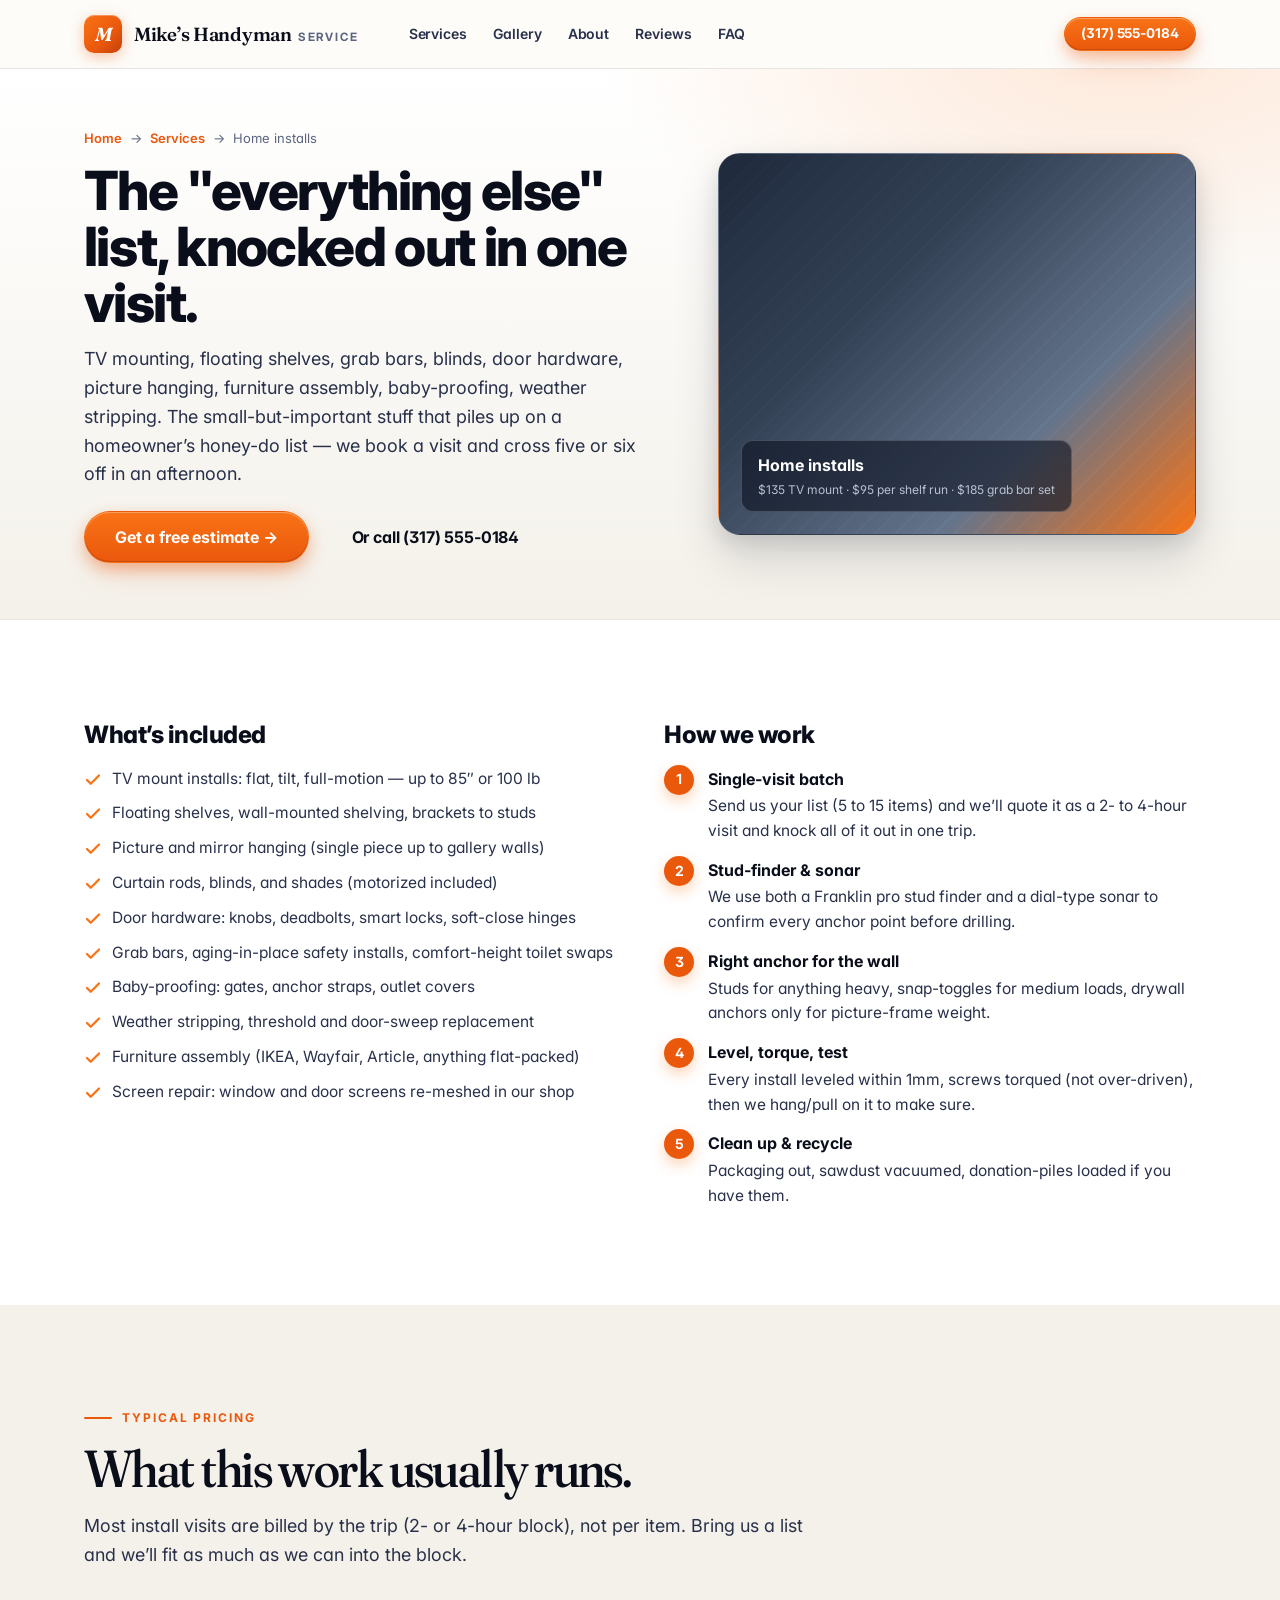
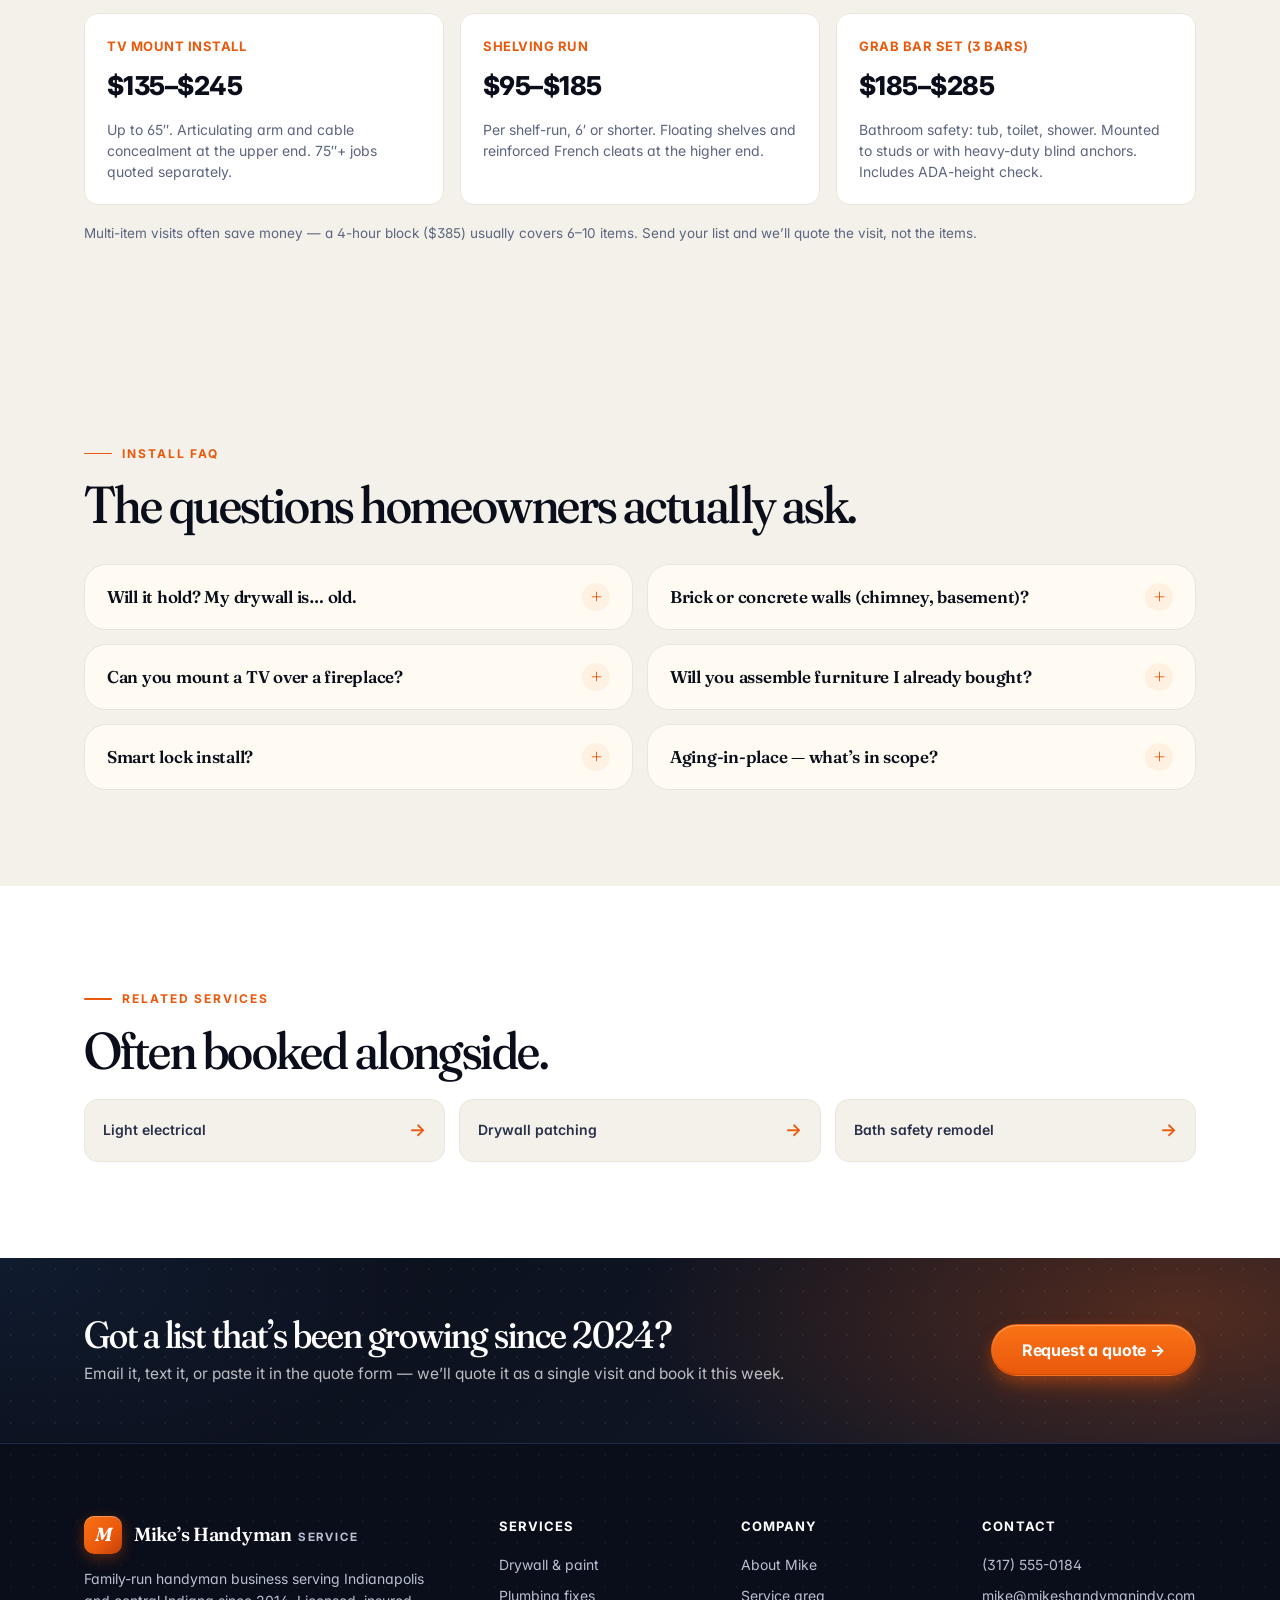
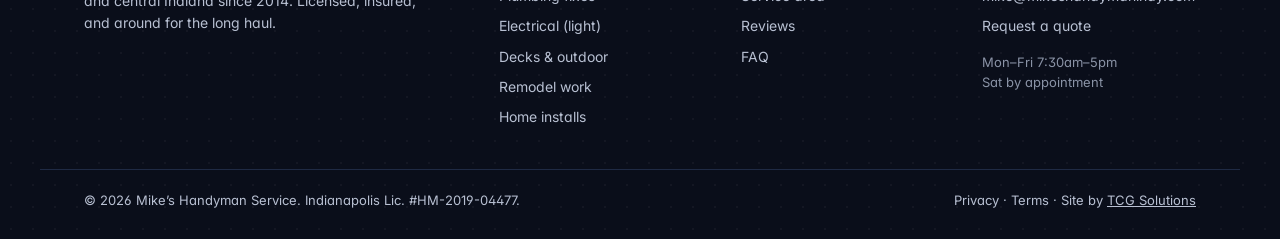
<file: services/installs.html>
<!doctype html>
<html lang="en">
<head>
<meta charset="utf-8" />
<meta name="viewport" content="width=device-width,initial-scale=1,viewport-fit=cover" />
<meta name="theme-color" content="#0b1220" />
<title>Home Installs &amp; Mounting &mdash; Mike&rsquo;s Handyman Service, Indianapolis</title>
<meta name="description" content="TV mounting, shelving, grab bars, baby-proofing, door hardware, picture hanging, and furniture assembly in Indianapolis. Most jobs same-week. Free estimates." />
<meta name="robots" content="index,follow" />
<link rel="canonical" href="https://tcg-handyman-websites-932.netlify.app/services/installs.html" />
<link rel="icon" href="data:image/svg+xml,%3Csvg xmlns='http://www.w3.org/2000/svg' viewBox='0 0 64 64'%3E%3Crect width='64' height='64' rx='12' fill='%23F97316'/%3E%3Cpath d='M18 44 L46 16 M40 16 H46 V22' stroke='white' stroke-width='5' stroke-linecap='round' stroke-linejoin='round' fill='none'/%3E%3C/svg%3E" />
<link rel="preconnect" href="https://fonts.googleapis.com" />
<link rel="preconnect" href="https://fonts.gstatic.com" crossorigin />
<link rel="stylesheet" href="https://fonts.googleapis.com/css2?family=Inter:wght@400;500;600;700;800;900&family=Fraunces:opsz,wght@9..144,500;9..144,700;9..144,900&display=swap" />
<link rel="stylesheet" href="/styles.css" />
</head>
<body>

<header class="site-header" id="top">
  <div class="container header-row">
    <a href="/" class="brand" aria-label="Mike's Handyman Service home">
      <span class="brand-mark" aria-hidden="true">M</span>
      <span class="brand-text">Mike&rsquo;s Handyman <span class="brand-tail">Service</span></span>
    </a>
    <nav class="nav-primary" aria-label="Primary">
      <a href="/#services">Services</a>
      <a href="/#gallery">Gallery</a>
      <a href="/#about">About</a>
      <a href="/#reviews">Reviews</a>
      <a href="/#faq">FAQ</a>
    </nav>
    <a href="tel:+13175550184" class="btn btn-primary btn-sm header-cta">(317) 555-0184</a>
  </div>
</header>

<main>

<section class="subhero">
  <div class="container subhero-grid">
    <div>
      <p class="subhero-crumb"><a href="/">Home</a> <span>&rarr;</span> <a href="/#services">Services</a> <span>&rarr;</span> <span>Home installs</span></p>
      <h1>The "everything else" list, knocked out in one visit.</h1>
      <p class="lede">TV mounting, floating shelves, grab bars, blinds, door hardware, picture hanging, furniture assembly, baby-proofing, weather stripping. The small-but-important stuff that piles up on a homeowner&rsquo;s honey-do list &mdash; we book a visit and cross five or six off in an afternoon.</p>
      <div class="subhero-cta">
        <a href="/?service=installs#quote" class="btn btn-primary btn-lg">Get a free estimate &rarr;</a>
        <a href="tel:+13175550184" class="btn btn-ghost btn-lg">Or call (317) 555-0184</a>
      </div>
    </div>
    <div class="subhero-art" aria-hidden="true" style="background: linear-gradient(135deg, #1e293b 0%, #334155 35%, #64748b 70%, #f97316 100%);">
      <div class="svc-stamp">
        <strong>Home installs</strong>
        <span>$135 TV mount &middot; $95 per shelf run &middot; $185 grab bar set</span>
      </div>
    </div>
  </div>
</section>

<section class="svc-twoup">
  <div class="container svc-twoup-grid">
    <div>
      <h2>What&rsquo;s included</h2>
      <ul>
        <li>TV mount installs: flat, tilt, full-motion &mdash; up to 85&Prime; or 100 lb</li>
        <li>Floating shelves, wall-mounted shelving, brackets to studs</li>
        <li>Picture and mirror hanging (single piece up to gallery walls)</li>
        <li>Curtain rods, blinds, and shades (motorized included)</li>
        <li>Door hardware: knobs, deadbolts, smart locks, soft-close hinges</li>
        <li>Grab bars, aging-in-place safety installs, comfort-height toilet swaps</li>
        <li>Baby-proofing: gates, anchor straps, outlet covers</li>
        <li>Weather stripping, threshold and door-sweep replacement</li>
        <li>Furniture assembly (IKEA, Wayfair, Article, anything flat-packed)</li>
        <li>Screen repair: window and door screens re-meshed in our shop</li>
      </ul>
    </div>
    <div>
      <h2>How we work</h2>
      <ol>
        <li><strong>Single-visit batch</strong><span>Send us your list (5 to 15 items) and we&rsquo;ll quote it as a 2- to 4-hour visit and knock all of it out in one trip.</span></li>
        <li><strong>Stud-finder &amp; sonar</strong><span>We use both a Franklin pro stud finder and a dial-type sonar to confirm every anchor point before drilling.</span></li>
        <li><strong>Right anchor for the wall</strong><span>Studs for anything heavy, snap-toggles for medium loads, drywall anchors only for picture-frame weight.</span></li>
        <li><strong>Level, torque, test</strong><span>Every install leveled within 1mm, screws torqued (not over-driven), then we hang/pull on it to make sure.</span></li>
        <li><strong>Clean up &amp; recycle</strong><span>Packaging out, sawdust vacuumed, donation-piles loaded if you have them.</span></li>
      </ol>
    </div>
  </div>
</section>

<section class="svc-pricing">
  <div class="container">
    <p class="section-eyebrow">Typical pricing</p>
    <h2 class="section-title">What this work usually runs.</h2>
    <p class="section-sub">Most install visits are billed by the trip (2- or 4-hour block), not per item. Bring us a list and we&rsquo;ll fit as much as we can into the block.</p>
    <div class="svc-pricing-grid">
      <div class="svc-price-card">
        <span class="label">TV mount install</span>
        <span class="range">$135&ndash;$245</span>
        <p>Up to 65&Prime;. Articulating arm and cable concealment at the upper end. 75&Prime;+ jobs quoted separately.</p>
      </div>
      <div class="svc-price-card">
        <span class="label">Shelving run</span>
        <span class="range">$95&ndash;$185</span>
        <p>Per shelf-run, 6&prime; or shorter. Floating shelves and reinforced French cleats at the higher end.</p>
      </div>
      <div class="svc-price-card">
        <span class="label">Grab bar set (3 bars)</span>
        <span class="range">$185&ndash;$285</span>
        <p>Bathroom safety: tub, toilet, shower. Mounted to studs or with heavy-duty blind anchors. Includes ADA-height check.</p>
      </div>
    </div>
    <p class="svc-pricing-fine">Multi-item visits often save money &mdash; a 4-hour block ($385) usually covers 6&ndash;10 items. Send your list and we&rsquo;ll quote the visit, not the items.</p>
  </div>
</section>

<section class="faq">
  <div class="container">
    <p class="section-eyebrow">Install FAQ</p>
    <h2 class="section-title">The questions homeowners actually ask.</h2>
    <div class="faq-grid">
      <details>
        <summary>Will it hold? My drywall is&hellip; old.</summary>
        <p>Anything over 20 lb goes into a stud. If we can&rsquo;t hit a stud where you want it, we&rsquo;ll either suggest moving the install 2&Prime; left or use a heavy-duty blind anchor rated for 4x the load. We&rsquo;ll never use a plastic drywall anchor on anything that matters.</p>
      </details>
      <details>
        <summary>Brick or concrete walls (chimney, basement)?</summary>
        <p>Yes &mdash; we use Tapcon screws into pre-drilled brick or concrete. Bring a photo so we can confirm we&rsquo;ll have the right bits and anchors before we arrive.</p>
      </details>
      <details>
        <summary>Can you mount a TV over a fireplace?</summary>
        <p>If the surround above the fireplace is masonry and not too hot in active use, yes. We bring an infrared thermometer to confirm temps below 120&deg;F during a typical fire. We&rsquo;ll recommend against it if your hearth gets above 140&deg;F under normal use.</p>
      </details>
      <details>
        <summary>Will you assemble furniture I already bought?</summary>
        <p>Yes &mdash; bring on the IKEA. Most flat-pack pieces take 30&ndash;90 minutes. We can typically assemble 3&ndash;5 pieces in a 2-hour block. Anchor straps to the wall included on anything tippable.</p>
      </details>
      <details>
        <summary>Smart lock install?</summary>
        <p>Yes &mdash; including Schlage Encode, Yale Assure, August Smart Lock, and Level Bolt. We pair to your home Wi-Fi and the app, set the first user code, and walk you through adding family before we leave.</p>
      </details>
      <details>
        <summary>Aging-in-place &mdash; what&rsquo;s in scope?</summary>
        <p>Grab bars, raised toilet seats and comfort-height toilet swaps, lever-handle door hardware, threshold ramps, hand-held shower wands, and motion-sensor night lighting. We&rsquo;ll do an in-home walk-through and prioritize by risk if you&rsquo;re prepping for a return from the hospital.</p>
      </details>
    </div>
  </div>
</section>

<section class="svc-related">
  <div class="container">
    <p class="section-eyebrow">Related services</p>
    <h2 class="section-title">Often booked alongside.</h2>
    <div class="svc-related-grid">
      <a href="/services/electrical.html" class="svc-related-card"><span>Light electrical</span><span class="arrow">&rarr;</span></a>
      <a href="/services/drywall-paint.html" class="svc-related-card"><span>Drywall patching</span><span class="arrow">&rarr;</span></a>
      <a href="/services/kitchen-bath.html" class="svc-related-card"><span>Bath safety remodel</span><span class="arrow">&rarr;</span></a>
    </div>
  </div>
</section>

<section class="cta-banner">
  <div class="container cta-banner-inner">
    <div>
      <h2>Got a list that&rsquo;s been growing since 2024?</h2>
      <p>Email it, text it, or paste it in the quote form &mdash; we&rsquo;ll quote it as a single visit and book it this week.</p>
    </div>
    <a href="/?service=installs#quote" class="btn btn-primary btn-lg">Request a quote &rarr;</a>
  </div>
</section>

</main>

<footer class="site-footer">
  <div class="container footer-grid">
    <div class="footer-brand">
      <div class="brand">
        <span class="brand-mark" aria-hidden="true">M</span>
        <span class="brand-text">Mike&rsquo;s Handyman <span class="brand-tail">Service</span></span>
      </div>
      <p>Family-run handyman business serving Indianapolis and central Indiana since 2014. Licensed, insured, and around for the long haul.</p>
    </div>
    <div class="footer-cols">
      <div>
        <h4>Services</h4>
        <a href="/services/drywall-paint.html">Drywall &amp; paint</a>
        <a href="/services/plumbing.html">Plumbing fixes</a>
        <a href="/services/electrical.html">Electrical (light)</a>
        <a href="/services/decks-outdoor.html">Decks &amp; outdoor</a>
        <a href="/services/kitchen-bath.html">Remodel work</a>
        <a href="/services/installs.html">Home installs</a>
      </div>
      <div>
        <h4>Company</h4>
        <a href="/#about">About Mike</a>
        <a href="/#area">Service area</a>
        <a href="/#reviews">Reviews</a>
        <a href="/#faq">FAQ</a>
      </div>
      <div>
        <h4>Contact</h4>
        <a href="tel:+13175550184">(317) 555-0184</a>
        <a href="mailto:mike@mikeshandymanindy.com">mike@mikeshandymanindy.com</a>
        <a href="/#quote">Request a quote</a>
        <p class="hours-line">Mon&ndash;Fri 7:30am&ndash;5pm<br/>Sat by appointment</p>
      </div>
    </div>
  </div>
  <div class="footer-base container">
    <span>&copy; <script>document.write(new Date().getFullYear())</script> Mike&rsquo;s Handyman Service. Indianapolis Lic. #HM-2019-04477.</span>
    <span><a href="/privacy.html" style="color:inherit">Privacy</a> &middot; <a href="/terms.html" style="color:inherit">Terms</a> &middot; Site by <a href="https://tcgsolutions.net" style="color:inherit;text-decoration:underline" rel="noopener">TCG Solutions</a></span>
  </div>
</footer>

<a href="tel:+13175550184" class="mobile-call" aria-label="Call Mike's Handyman Service">
  <svg viewBox="0 0 24 24" fill="none" stroke="currentColor" stroke-width="2.4" stroke-linecap="round" stroke-linejoin="round" aria-hidden="true"><path d="M22 16.92v3a2 2 0 0 1-2.18 2 19.79 19.79 0 0 1-8.63-3.07 19.5 19.5 0 0 1-6-6 19.79 19.79 0 0 1-3.07-8.67A2 2 0 0 1 4.11 2h3a2 2 0 0 1 2 1.72 12.84 12.84 0 0 0 .7 2.81 2 2 0 0 1-.45 2.11L8.09 9.91a16 16 0 0 0 6 6l1.27-1.27a2 2 0 0 1 2.11-.45 12.84 12.84 0 0 0 2.81.7A2 2 0 0 1 22 16.92z"/></svg>
  <span>Call</span>
</a>

</body>
</html>
</file>
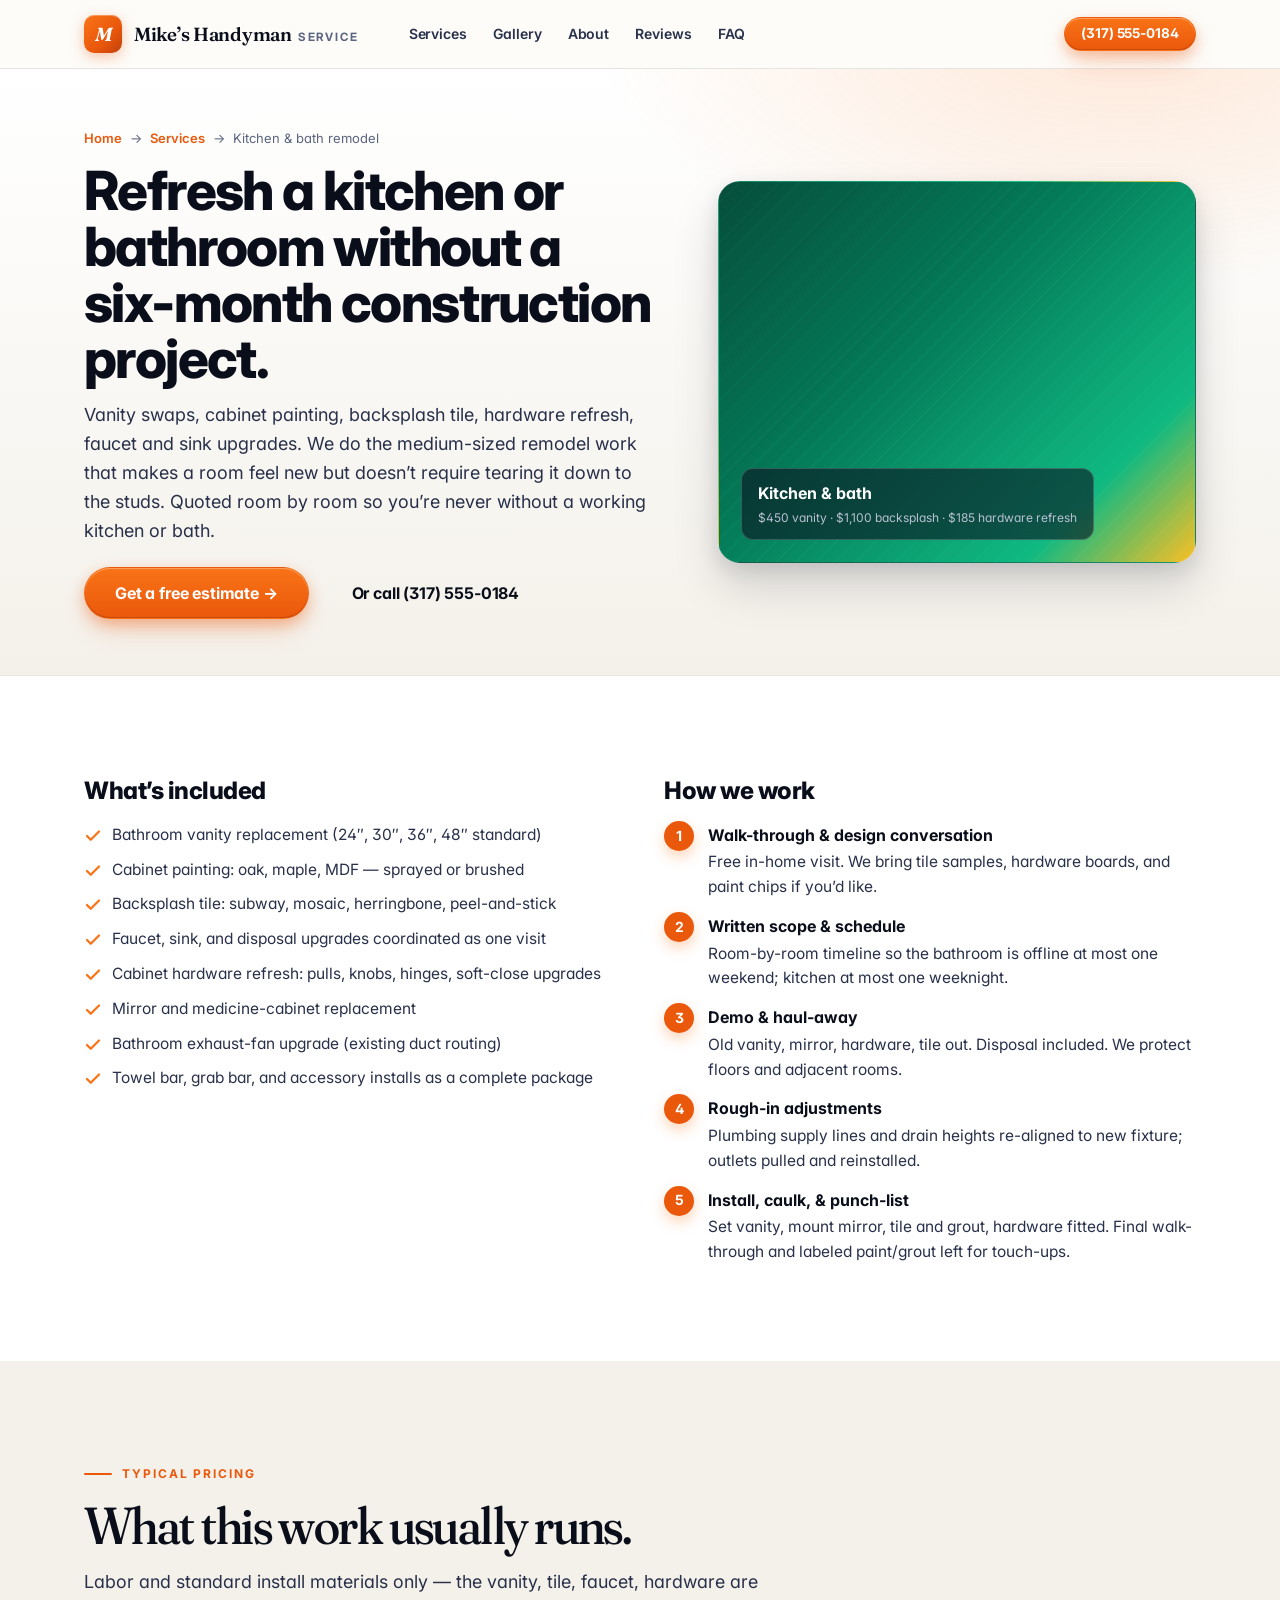
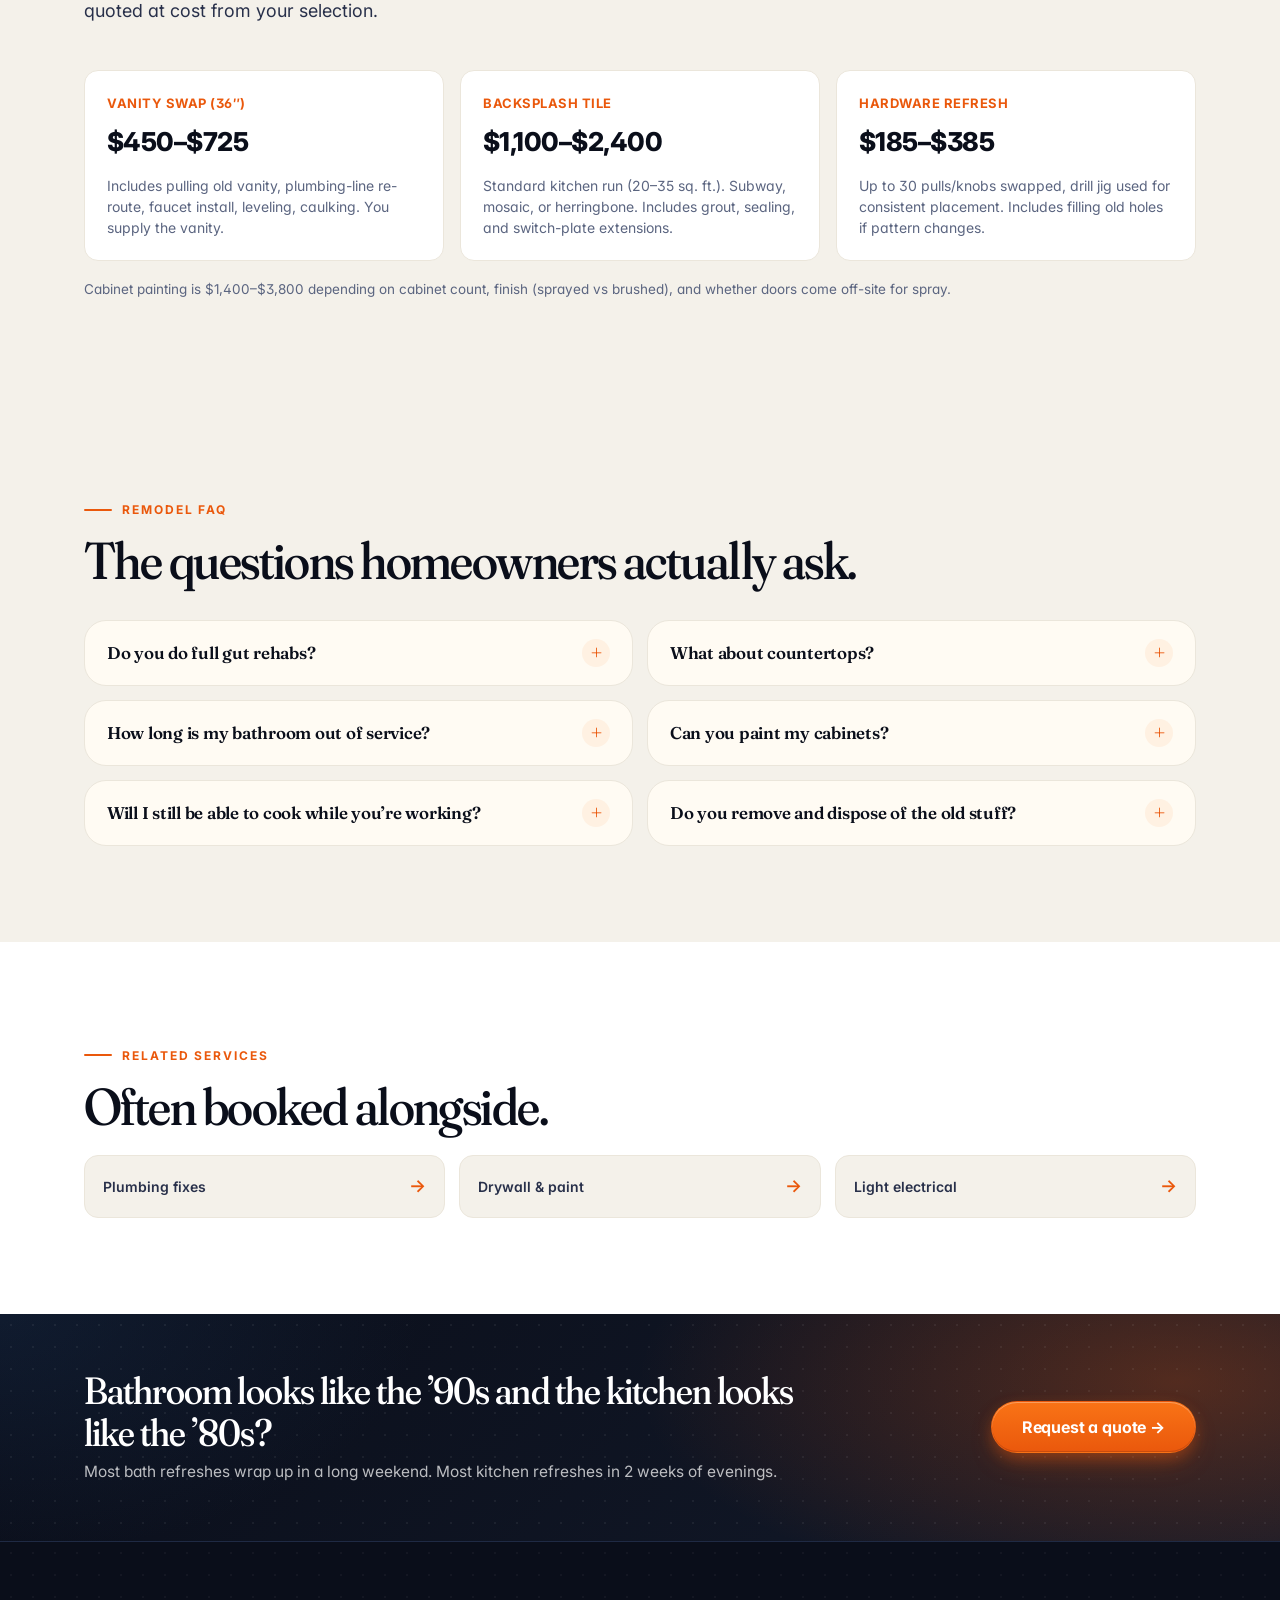
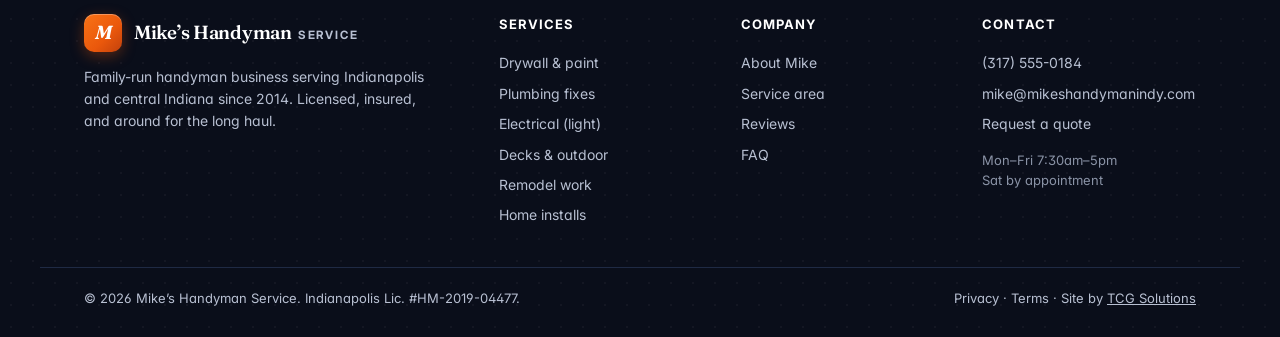
<file: services/kitchen-bath.html>
<!doctype html>
<html lang="en">
<head>
<meta charset="utf-8" />
<meta name="viewport" content="width=device-width,initial-scale=1,viewport-fit=cover" />
<meta name="theme-color" content="#0b1220" />
<title>Kitchen &amp; Bath Remodel &mdash; Mike&rsquo;s Handyman Service, Indianapolis</title>
<meta name="description" content="Vanity replacement, cabinet refresh, backsplash tile, faucet and hardware upgrades in Indianapolis. Room-by-room scheduling so you're never without a working bath or kitchen." />
<meta name="robots" content="index,follow" />
<link rel="canonical" href="https://tcg-handyman-websites-932.netlify.app/services/kitchen-bath.html" />
<link rel="icon" href="data:image/svg+xml,%3Csvg xmlns='http://www.w3.org/2000/svg' viewBox='0 0 64 64'%3E%3Crect width='64' height='64' rx='12' fill='%23F97316'/%3E%3Cpath d='M18 44 L46 16 M40 16 H46 V22' stroke='white' stroke-width='5' stroke-linecap='round' stroke-linejoin='round' fill='none'/%3E%3C/svg%3E" />
<link rel="preconnect" href="https://fonts.googleapis.com" />
<link rel="preconnect" href="https://fonts.gstatic.com" crossorigin />
<link rel="stylesheet" href="https://fonts.googleapis.com/css2?family=Inter:wght@400;500;600;700;800;900&family=Fraunces:opsz,wght@9..144,500;9..144,700;9..144,900&display=swap" />
<link rel="stylesheet" href="/styles.css" />
</head>
<body>

<header class="site-header" id="top">
  <div class="container header-row">
    <a href="/" class="brand" aria-label="Mike's Handyman Service home">
      <span class="brand-mark" aria-hidden="true">M</span>
      <span class="brand-text">Mike&rsquo;s Handyman <span class="brand-tail">Service</span></span>
    </a>
    <nav class="nav-primary" aria-label="Primary">
      <a href="/#services">Services</a>
      <a href="/#gallery">Gallery</a>
      <a href="/#about">About</a>
      <a href="/#reviews">Reviews</a>
      <a href="/#faq">FAQ</a>
    </nav>
    <a href="tel:+13175550184" class="btn btn-primary btn-sm header-cta">(317) 555-0184</a>
  </div>
</header>

<main>

<section class="subhero">
  <div class="container subhero-grid">
    <div>
      <p class="subhero-crumb"><a href="/">Home</a> <span>&rarr;</span> <a href="/#services">Services</a> <span>&rarr;</span> <span>Kitchen &amp; bath remodel</span></p>
      <h1>Refresh a kitchen or bathroom without a six-month construction project.</h1>
      <p class="lede">Vanity swaps, cabinet painting, backsplash tile, hardware refresh, faucet and sink upgrades. We do the medium-sized remodel work that makes a room feel new but doesn&rsquo;t require tearing it down to the studs. Quoted room by room so you&rsquo;re never without a working kitchen or bath.</p>
      <div class="subhero-cta">
        <a href="/?service=kitchen-bath#quote" class="btn btn-primary btn-lg">Get a free estimate &rarr;</a>
        <a href="tel:+13175550184" class="btn btn-ghost btn-lg">Or call (317) 555-0184</a>
      </div>
    </div>
    <div class="subhero-art" aria-hidden="true" style="background: linear-gradient(135deg, #064e3b 0%, #047857 40%, #10b981 80%, #fbbf24 100%);">
      <div class="svc-stamp">
        <strong>Kitchen &amp; bath</strong>
        <span>$450 vanity &middot; $1,100 backsplash &middot; $185 hardware refresh</span>
      </div>
    </div>
  </div>
</section>

<section class="svc-twoup">
  <div class="container svc-twoup-grid">
    <div>
      <h2>What&rsquo;s included</h2>
      <ul>
        <li>Bathroom vanity replacement (24&Prime;, 30&Prime;, 36&Prime;, 48&Prime; standard)</li>
        <li>Cabinet painting: oak, maple, MDF &mdash; sprayed or brushed</li>
        <li>Backsplash tile: subway, mosaic, herringbone, peel-and-stick</li>
        <li>Faucet, sink, and disposal upgrades coordinated as one visit</li>
        <li>Cabinet hardware refresh: pulls, knobs, hinges, soft-close upgrades</li>
        <li>Mirror and medicine-cabinet replacement</li>
        <li>Bathroom exhaust-fan upgrade (existing duct routing)</li>
        <li>Towel bar, grab bar, and accessory installs as a complete package</li>
      </ul>
    </div>
    <div>
      <h2>How we work</h2>
      <ol>
        <li><strong>Walk-through &amp; design conversation</strong><span>Free in-home visit. We bring tile samples, hardware boards, and paint chips if you&rsquo;d like.</span></li>
        <li><strong>Written scope &amp; schedule</strong><span>Room-by-room timeline so the bathroom is offline at most one weekend; kitchen at most one weeknight.</span></li>
        <li><strong>Demo &amp; haul-away</strong><span>Old vanity, mirror, hardware, tile out. Disposal included. We protect floors and adjacent rooms.</span></li>
        <li><strong>Rough-in adjustments</strong><span>Plumbing supply lines and drain heights re-aligned to new fixture; outlets pulled and reinstalled.</span></li>
        <li><strong>Install, caulk, &amp; punch-list</strong><span>Set vanity, mount mirror, tile and grout, hardware fitted. Final walk-through and labeled paint/grout left for touch-ups.</span></li>
      </ol>
    </div>
  </div>
</section>

<section class="svc-pricing">
  <div class="container">
    <p class="section-eyebrow">Typical pricing</p>
    <h2 class="section-title">What this work usually runs.</h2>
    <p class="section-sub">Labor and standard install materials only &mdash; the vanity, tile, faucet, hardware are quoted at cost from your selection.</p>
    <div class="svc-pricing-grid">
      <div class="svc-price-card">
        <span class="label">Vanity swap (36&Prime;)</span>
        <span class="range">$450&ndash;$725</span>
        <p>Includes pulling old vanity, plumbing-line re-route, faucet install, leveling, caulking. You supply the vanity.</p>
      </div>
      <div class="svc-price-card">
        <span class="label">Backsplash tile</span>
        <span class="range">$1,100&ndash;$2,400</span>
        <p>Standard kitchen run (20&ndash;35 sq. ft.). Subway, mosaic, or herringbone. Includes grout, sealing, and switch-plate extensions.</p>
      </div>
      <div class="svc-price-card">
        <span class="label">Hardware refresh</span>
        <span class="range">$185&ndash;$385</span>
        <p>Up to 30 pulls/knobs swapped, drill jig used for consistent placement. Includes filling old holes if pattern changes.</p>
      </div>
    </div>
    <p class="svc-pricing-fine">Cabinet painting is $1,400&ndash;$3,800 depending on cabinet count, finish (sprayed vs brushed), and whether doors come off-site for spray.</p>
  </div>
</section>

<section class="faq">
  <div class="container">
    <p class="section-eyebrow">Remodel FAQ</p>
    <h2 class="section-title">The questions homeowners actually ask.</h2>
    <div class="faq-grid">
      <details>
        <summary>Do you do full gut rehabs?</summary>
        <p>No &mdash; gut rehabs that move plumbing or electrical inside walls, change footprints, or require permitted inspections are general-contractor work. We do the refresh-level remodel that keeps the room&rsquo;s bones intact and changes the surfaces.</p>
      </details>
      <details>
        <summary>What about countertops?</summary>
        <p>Templating, fabrication, and install of granite, quartz, or solid surface is a fabricator&rsquo;s job &mdash; we coordinate with one we trust (Indy Stone Works) so the seam happens during your other work. Laminate or butcher-block countertops we can install ourselves.</p>
      </details>
      <details>
        <summary>How long is my bathroom out of service?</summary>
        <p>For a vanity-only swap: one day. For vanity + mirror + hardware: still one day. For a vanity + tile floor: 2&ndash;3 days because of grout cure time. We&rsquo;ll always tell you up front.</p>
      </details>
      <details>
        <summary>Can you paint my cabinets?</summary>
        <p>Yes &mdash; on-site brushed/rolled or off-site sprayed in our shop for a factory-grade finish. Spray work is dust-free in your house and adds 5&ndash;7 days while doors are at our shop. Either way, fronts come off, hinges replaced if you want soft-close.</p>
      </details>
      <details>
        <summary>Will I still be able to cook while you&rsquo;re working?</summary>
        <p>For backsplash and hardware work, yes &mdash; we work in sections and pull plastic each evening. For full cabinet painting, plan on 5&ndash;10 days of inconvenience: drawers and lower cabinets disabled. We try to time it around vacation if that helps.</p>
      </details>
      <details>
        <summary>Do you remove and dispose of the old stuff?</summary>
        <p>Yes &mdash; old vanity, tile, fixtures, and hardware are removed and taken off-site. If you want to keep something (a mirror, a faucet), tell us before demo.</p>
      </details>
    </div>
  </div>
</section>

<section class="svc-related">
  <div class="container">
    <p class="section-eyebrow">Related services</p>
    <h2 class="section-title">Often booked alongside.</h2>
    <div class="svc-related-grid">
      <a href="/services/plumbing.html" class="svc-related-card"><span>Plumbing fixes</span><span class="arrow">&rarr;</span></a>
      <a href="/services/drywall-paint.html" class="svc-related-card"><span>Drywall &amp; paint</span><span class="arrow">&rarr;</span></a>
      <a href="/services/electrical.html" class="svc-related-card"><span>Light electrical</span><span class="arrow">&rarr;</span></a>
    </div>
  </div>
</section>

<section class="cta-banner">
  <div class="container cta-banner-inner">
    <div>
      <h2>Bathroom looks like the &rsquo;90s and the kitchen looks like the &rsquo;80s?</h2>
      <p>Most bath refreshes wrap up in a long weekend. Most kitchen refreshes in 2 weeks of evenings.</p>
    </div>
    <a href="/?service=kitchen-bath#quote" class="btn btn-primary btn-lg">Request a quote &rarr;</a>
  </div>
</section>

</main>

<footer class="site-footer">
  <div class="container footer-grid">
    <div class="footer-brand">
      <div class="brand">
        <span class="brand-mark" aria-hidden="true">M</span>
        <span class="brand-text">Mike&rsquo;s Handyman <span class="brand-tail">Service</span></span>
      </div>
      <p>Family-run handyman business serving Indianapolis and central Indiana since 2014. Licensed, insured, and around for the long haul.</p>
    </div>
    <div class="footer-cols">
      <div>
        <h4>Services</h4>
        <a href="/services/drywall-paint.html">Drywall &amp; paint</a>
        <a href="/services/plumbing.html">Plumbing fixes</a>
        <a href="/services/electrical.html">Electrical (light)</a>
        <a href="/services/decks-outdoor.html">Decks &amp; outdoor</a>
        <a href="/services/kitchen-bath.html">Remodel work</a>
        <a href="/services/installs.html">Home installs</a>
      </div>
      <div>
        <h4>Company</h4>
        <a href="/#about">About Mike</a>
        <a href="/#area">Service area</a>
        <a href="/#reviews">Reviews</a>
        <a href="/#faq">FAQ</a>
      </div>
      <div>
        <h4>Contact</h4>
        <a href="tel:+13175550184">(317) 555-0184</a>
        <a href="mailto:mike@mikeshandymanindy.com">mike@mikeshandymanindy.com</a>
        <a href="/#quote">Request a quote</a>
        <p class="hours-line">Mon&ndash;Fri 7:30am&ndash;5pm<br/>Sat by appointment</p>
      </div>
    </div>
  </div>
  <div class="footer-base container">
    <span>&copy; <script>document.write(new Date().getFullYear())</script> Mike&rsquo;s Handyman Service. Indianapolis Lic. #HM-2019-04477.</span>
    <span><a href="/privacy.html" style="color:inherit">Privacy</a> &middot; <a href="/terms.html" style="color:inherit">Terms</a> &middot; Site by <a href="https://tcgsolutions.net" style="color:inherit;text-decoration:underline" rel="noopener">TCG Solutions</a></span>
  </div>
</footer>

<a href="tel:+13175550184" class="mobile-call" aria-label="Call Mike's Handyman Service">
  <svg viewBox="0 0 24 24" fill="none" stroke="currentColor" stroke-width="2.4" stroke-linecap="round" stroke-linejoin="round" aria-hidden="true"><path d="M22 16.92v3a2 2 0 0 1-2.18 2 19.79 19.79 0 0 1-8.63-3.07 19.5 19.5 0 0 1-6-6 19.79 19.79 0 0 1-3.07-8.67A2 2 0 0 1 4.11 2h3a2 2 0 0 1 2 1.72 12.84 12.84 0 0 0 .7 2.81 2 2 0 0 1-.45 2.11L8.09 9.91a16 16 0 0 0 6 6l1.27-1.27a2 2 0 0 1 2.11-.45 12.84 12.84 0 0 0 2.81.7A2 2 0 0 1 22 16.92z"/></svg>
  <span>Call</span>
</a>

</body>
</html>
</file>
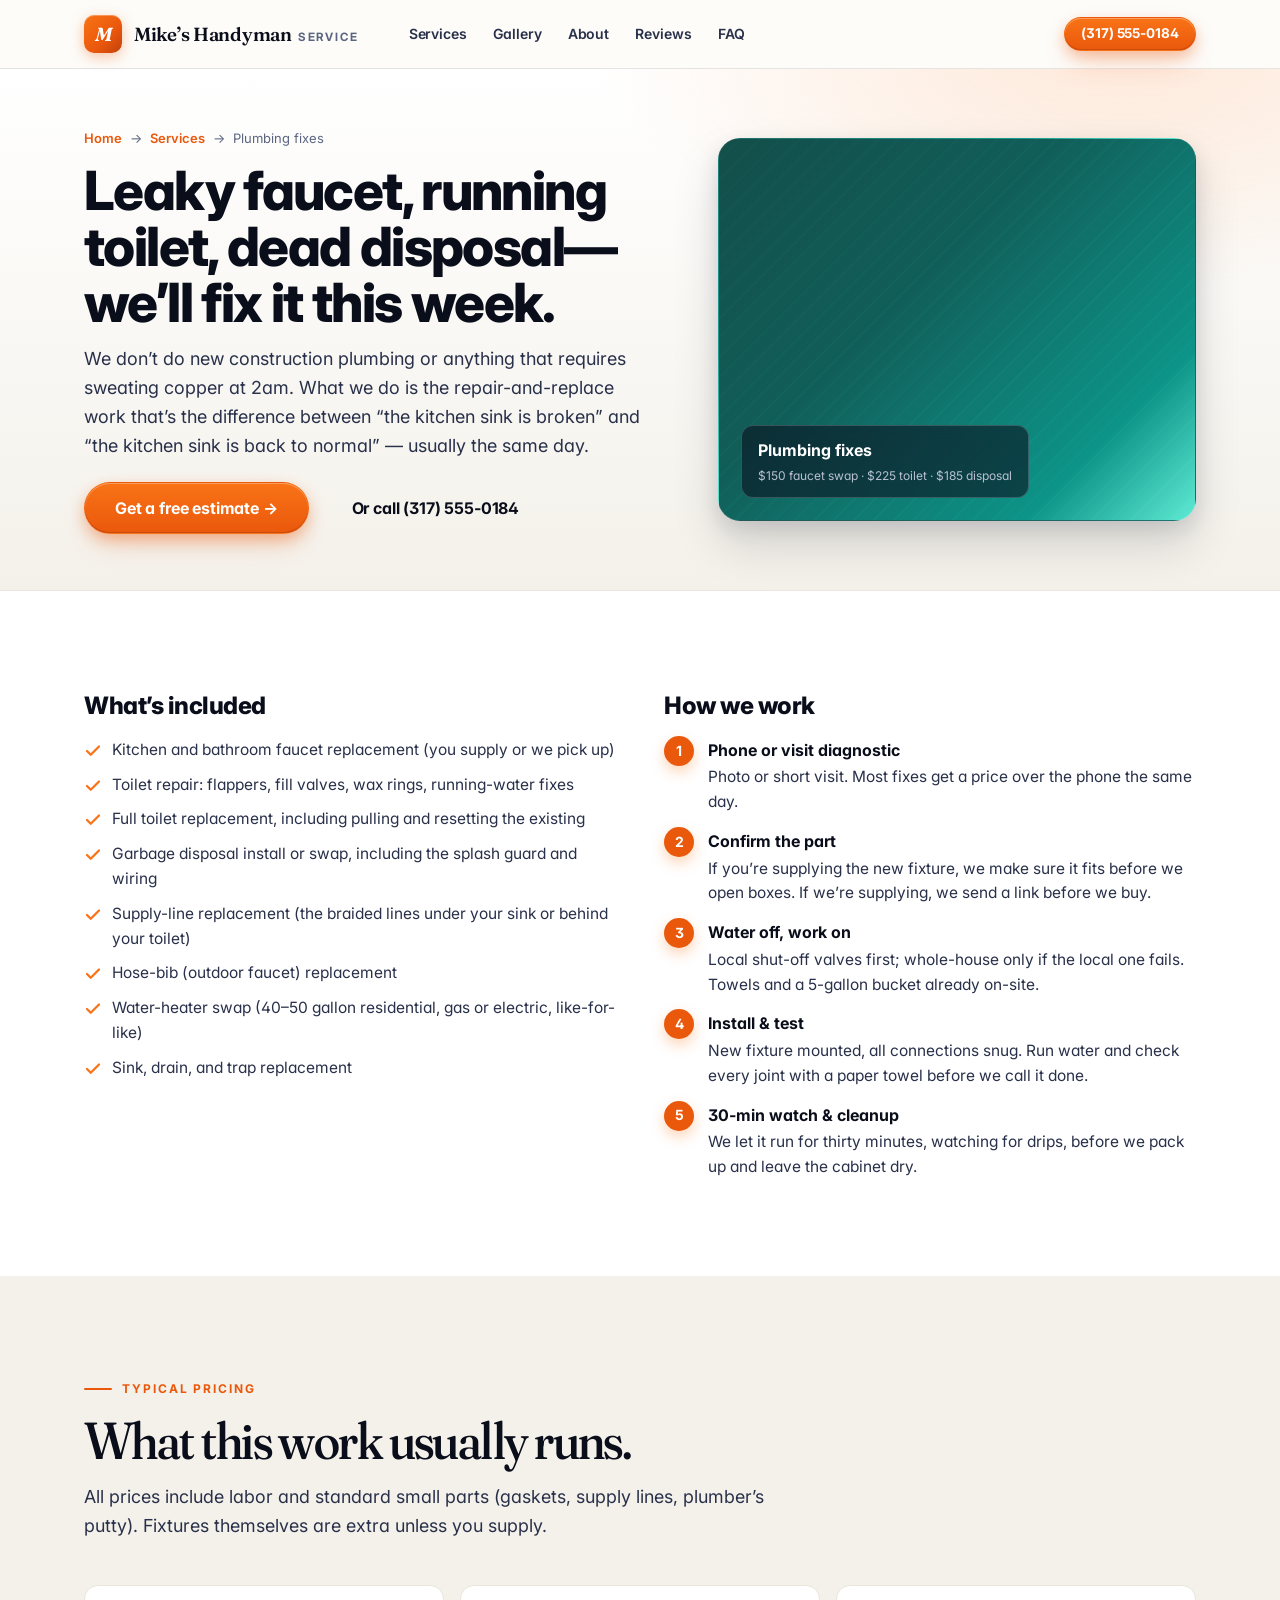
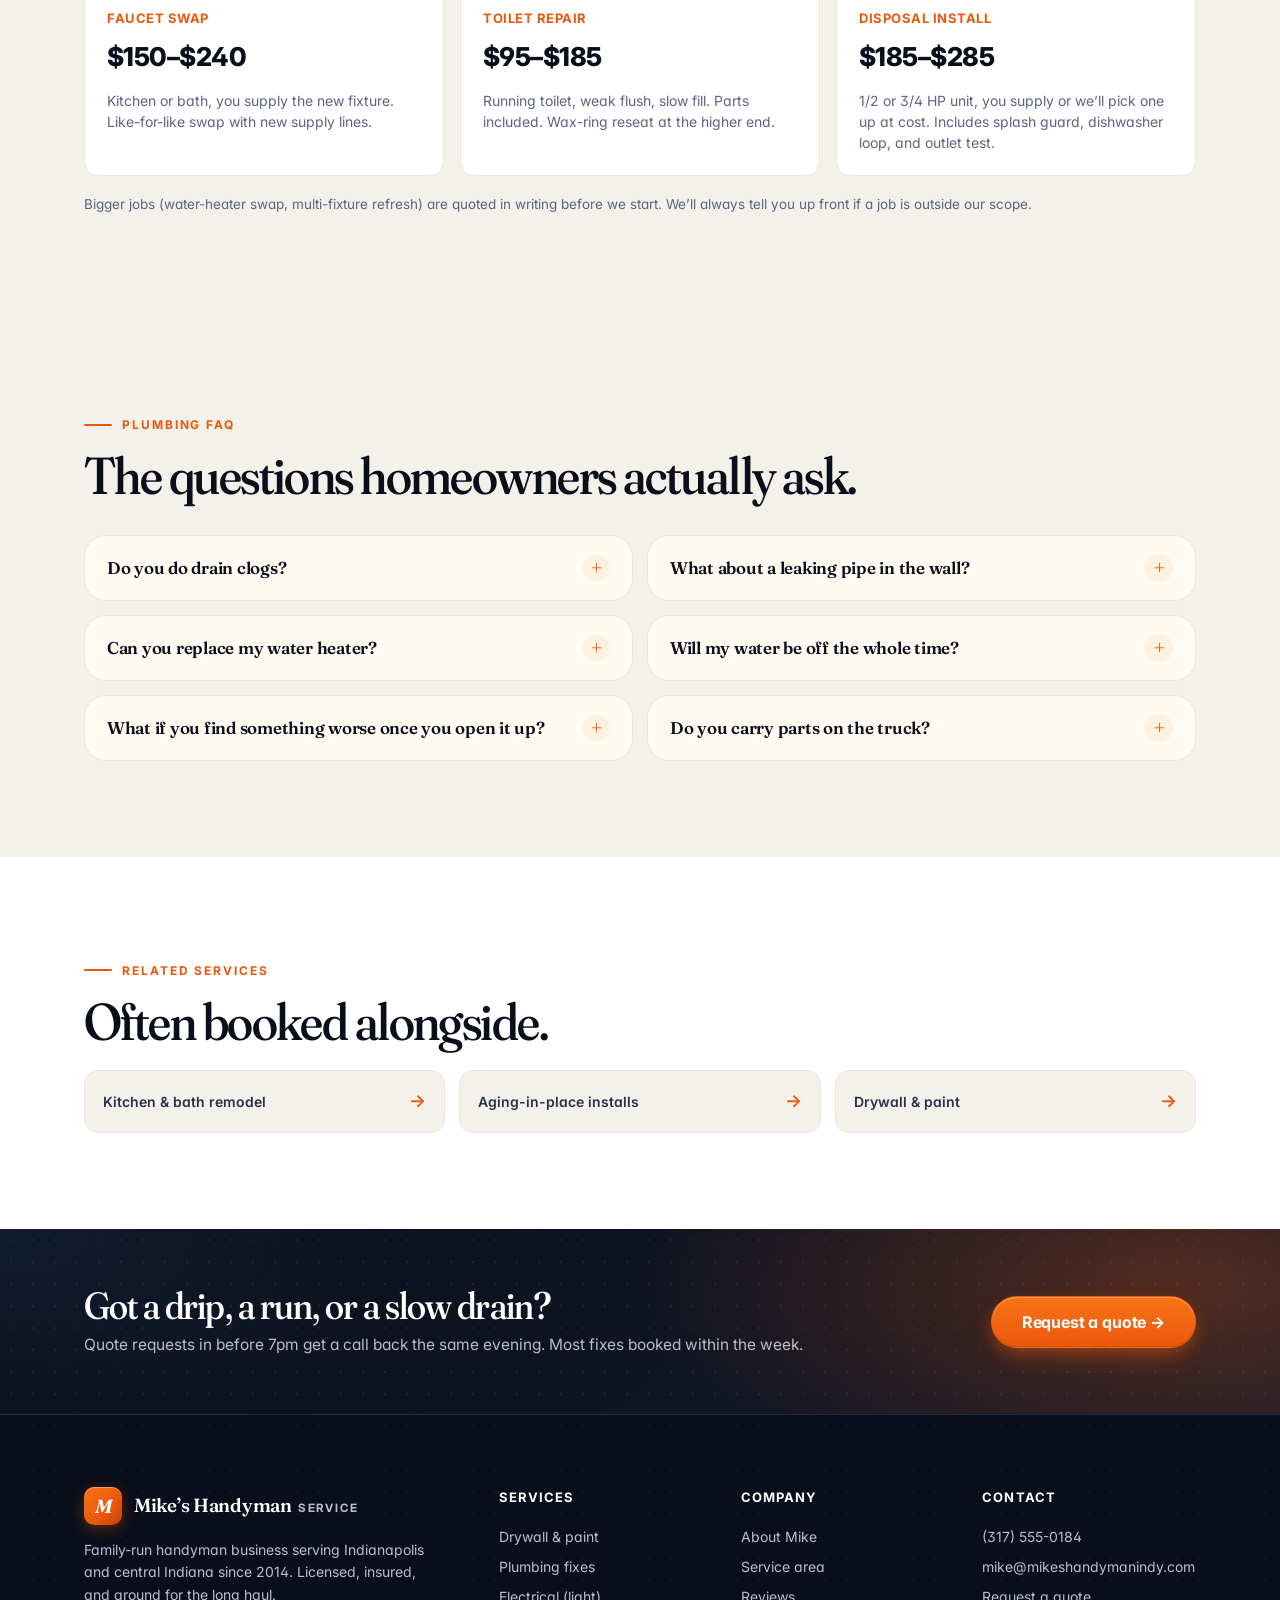
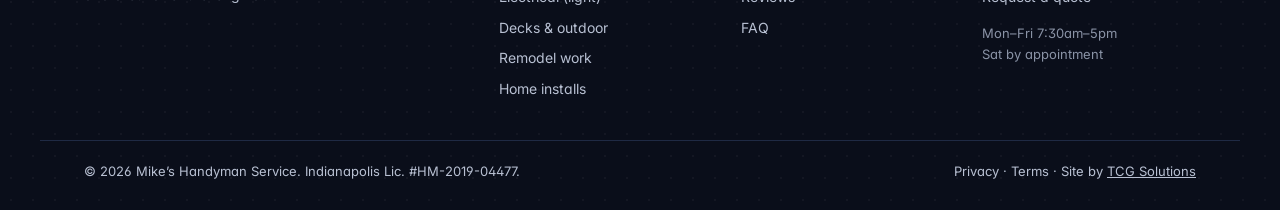
<file: services/plumbing.html>
<!doctype html>
<html lang="en">
<head>
<meta charset="utf-8" />
<meta name="viewport" content="width=device-width,initial-scale=1,viewport-fit=cover" />
<meta name="theme-color" content="#0b1220" />
<title>Plumbing Fixes &mdash; Mike&rsquo;s Handyman Service, Indianapolis</title>
<meta name="description" content="Faucet replacement, toilet repair, garbage disposal installs, and supply-line fixes in Indianapolis. Same-week scheduling on most jobs. Free written estimates." />
<meta name="robots" content="index,follow" />
<link rel="canonical" href="https://tcg-handyman-websites-932.netlify.app/services/plumbing.html" />
<link rel="icon" href="data:image/svg+xml,%3Csvg xmlns='http://www.w3.org/2000/svg' viewBox='0 0 64 64'%3E%3Crect width='64' height='64' rx='12' fill='%23F97316'/%3E%3Cpath d='M18 44 L46 16 M40 16 H46 V22' stroke='white' stroke-width='5' stroke-linecap='round' stroke-linejoin='round' fill='none'/%3E%3C/svg%3E" />
<link rel="preconnect" href="https://fonts.googleapis.com" />
<link rel="preconnect" href="https://fonts.gstatic.com" crossorigin />
<link rel="stylesheet" href="https://fonts.googleapis.com/css2?family=Inter:wght@400;500;600;700;800;900&family=Fraunces:opsz,wght@9..144,500;9..144,700;9..144,900&display=swap" />
<link rel="stylesheet" href="/styles.css" />
</head>
<body>

<header class="site-header" id="top">
  <div class="container header-row">
    <a href="/" class="brand" aria-label="Mike's Handyman Service home">
      <span class="brand-mark" aria-hidden="true">M</span>
      <span class="brand-text">Mike&rsquo;s Handyman <span class="brand-tail">Service</span></span>
    </a>
    <nav class="nav-primary" aria-label="Primary">
      <a href="/#services">Services</a>
      <a href="/#gallery">Gallery</a>
      <a href="/#about">About</a>
      <a href="/#reviews">Reviews</a>
      <a href="/#faq">FAQ</a>
    </nav>
    <a href="tel:+13175550184" class="btn btn-primary btn-sm header-cta">(317) 555-0184</a>
  </div>
</header>

<main>

<section class="subhero">
  <div class="container subhero-grid">
    <div>
      <p class="subhero-crumb"><a href="/">Home</a> <span>&rarr;</span> <a href="/#services">Services</a> <span>&rarr;</span> <span>Plumbing fixes</span></p>
      <h1>Leaky faucet, running toilet, dead disposal&mdash; we&rsquo;ll fix it this week.</h1>
      <p class="lede">We don&rsquo;t do new construction plumbing or anything that requires sweating copper at 2am. What we do is the repair-and-replace work that&rsquo;s the difference between &ldquo;the kitchen sink is broken&rdquo; and &ldquo;the kitchen sink is back to normal&rdquo; &mdash; usually the same day.</p>
      <div class="subhero-cta">
        <a href="/?service=plumbing#quote" class="btn btn-primary btn-lg">Get a free estimate &rarr;</a>
        <a href="tel:+13175550184" class="btn btn-ghost btn-lg">Or call (317) 555-0184</a>
      </div>
    </div>
    <div class="subhero-art" aria-hidden="true" style="background: linear-gradient(135deg, #134e4a 0%, #115e59 40%, #0d9488 80%, #5eead4 100%);">
      <div class="svc-stamp">
        <strong>Plumbing fixes</strong>
        <span>$150 faucet swap &middot; $225 toilet &middot; $185 disposal</span>
      </div>
    </div>
  </div>
</section>

<section class="svc-twoup">
  <div class="container svc-twoup-grid">
    <div>
      <h2>What&rsquo;s included</h2>
      <ul>
        <li>Kitchen and bathroom faucet replacement (you supply or we pick up)</li>
        <li>Toilet repair: flappers, fill valves, wax rings, running-water fixes</li>
        <li>Full toilet replacement, including pulling and resetting the existing</li>
        <li>Garbage disposal install or swap, including the splash guard and wiring</li>
        <li>Supply-line replacement (the braided lines under your sink or behind your toilet)</li>
        <li>Hose-bib (outdoor faucet) replacement</li>
        <li>Water-heater swap (40&ndash;50 gallon residential, gas or electric, like-for-like)</li>
        <li>Sink, drain, and trap replacement</li>
      </ul>
    </div>
    <div>
      <h2>How we work</h2>
      <ol>
        <li><strong>Phone or visit diagnostic</strong><span>Photo or short visit. Most fixes get a price over the phone the same day.</span></li>
        <li><strong>Confirm the part</strong><span>If you&rsquo;re supplying the new fixture, we make sure it fits before we open boxes. If we&rsquo;re supplying, we send a link before we buy.</span></li>
        <li><strong>Water off, work on</strong><span>Local shut-off valves first; whole-house only if the local one fails. Towels and a 5-gallon bucket already on-site.</span></li>
        <li><strong>Install &amp; test</strong><span>New fixture mounted, all connections snug. Run water and check every joint with a paper towel before we call it done.</span></li>
        <li><strong>30-min watch &amp; cleanup</strong><span>We let it run for thirty minutes, watching for drips, before we pack up and leave the cabinet dry.</span></li>
      </ol>
    </div>
  </div>
</section>

<section class="svc-pricing">
  <div class="container">
    <p class="section-eyebrow">Typical pricing</p>
    <h2 class="section-title">What this work usually runs.</h2>
    <p class="section-sub">All prices include labor and standard small parts (gaskets, supply lines, plumber&rsquo;s putty). Fixtures themselves are extra unless you supply.</p>
    <div class="svc-pricing-grid">
      <div class="svc-price-card">
        <span class="label">Faucet swap</span>
        <span class="range">$150&ndash;$240</span>
        <p>Kitchen or bath, you supply the new fixture. Like-for-like swap with new supply lines.</p>
      </div>
      <div class="svc-price-card">
        <span class="label">Toilet repair</span>
        <span class="range">$95&ndash;$185</span>
        <p>Running toilet, weak flush, slow fill. Parts included. Wax-ring reseat at the higher end.</p>
      </div>
      <div class="svc-price-card">
        <span class="label">Disposal install</span>
        <span class="range">$185&ndash;$285</span>
        <p>1/2 or 3/4 HP unit, you supply or we&rsquo;ll pick one up at cost. Includes splash guard, dishwasher loop, and outlet test.</p>
      </div>
    </div>
    <p class="svc-pricing-fine">Bigger jobs (water-heater swap, multi-fixture refresh) are quoted in writing before we start. We&rsquo;ll always tell you up front if a job is outside our scope.</p>
  </div>
</section>

<section class="faq">
  <div class="container">
    <p class="section-eyebrow">Plumbing FAQ</p>
    <h2 class="section-title">The questions homeowners actually ask.</h2>
    <div class="faq-grid">
      <details>
        <summary>Do you do drain clogs?</summary>
        <p>Surface clogs (P-trap blockages, hair clogs, garbage-disposal jams) yes. Deep mainline clogs that need a sewer auger or hydro-jet, no &mdash; we&rsquo;ll refer you to a drain specialist same-day.</p>
      </details>
      <details>
        <summary>What about a leaking pipe in the wall?</summary>
        <p>Slow leaks in accessible copper or PEX, yes. Mainline breaks, water-meter-side leaks, or anything that needs the city to shut off your water are out of scope. We&rsquo;ll tell you the moment we see something we shouldn&rsquo;t touch.</p>
      </details>
      <details>
        <summary>Can you replace my water heater?</summary>
        <p>Like-for-like residential swap (40 or 50 gallon, gas or electric), yes. Tankless conversion, gas-line resize, or new install &mdash; we partner with a licensed plumber for those.</p>
      </details>
      <details>
        <summary>Will my water be off the whole time?</summary>
        <p>Usually no &mdash; we shut off only the local supply valve under the sink or behind the toilet. The rest of the house keeps water. Water-heater jobs are the exception (hot side off for 2&ndash;4 hours).</p>
      </details>
      <details>
        <summary>What if you find something worse once you open it up?</summary>
        <p>We stop, show you, and re-quote in writing before any extra work. Common surprise: corroded shut-off valves that fail when you turn them. We&rsquo;ll either replace the valve or coordinate with you and the city if the meter shut-off is needed.</p>
      </details>
      <details>
        <summary>Do you carry parts on the truck?</summary>
        <p>Yes &mdash; standard supply lines, gaskets, P-traps, flappers, fill valves, common faucet cartridges. We try not to leave for a parts run mid-job.</p>
      </details>
    </div>
  </div>
</section>

<section class="svc-related">
  <div class="container">
    <p class="section-eyebrow">Related services</p>
    <h2 class="section-title">Often booked alongside.</h2>
    <div class="svc-related-grid">
      <a href="/services/kitchen-bath.html" class="svc-related-card"><span>Kitchen &amp; bath remodel</span><span class="arrow">&rarr;</span></a>
      <a href="/services/installs.html" class="svc-related-card"><span>Aging-in-place installs</span><span class="arrow">&rarr;</span></a>
      <a href="/services/drywall-paint.html" class="svc-related-card"><span>Drywall &amp; paint</span><span class="arrow">&rarr;</span></a>
    </div>
  </div>
</section>

<section class="cta-banner">
  <div class="container cta-banner-inner">
    <div>
      <h2>Got a drip, a run, or a slow drain?</h2>
      <p>Quote requests in before 7pm get a call back the same evening. Most fixes booked within the week.</p>
    </div>
    <a href="/?service=plumbing#quote" class="btn btn-primary btn-lg">Request a quote &rarr;</a>
  </div>
</section>

</main>

<footer class="site-footer">
  <div class="container footer-grid">
    <div class="footer-brand">
      <div class="brand">
        <span class="brand-mark" aria-hidden="true">M</span>
        <span class="brand-text">Mike&rsquo;s Handyman <span class="brand-tail">Service</span></span>
      </div>
      <p>Family-run handyman business serving Indianapolis and central Indiana since 2014. Licensed, insured, and around for the long haul.</p>
    </div>
    <div class="footer-cols">
      <div>
        <h4>Services</h4>
        <a href="/services/drywall-paint.html">Drywall &amp; paint</a>
        <a href="/services/plumbing.html">Plumbing fixes</a>
        <a href="/services/electrical.html">Electrical (light)</a>
        <a href="/services/decks-outdoor.html">Decks &amp; outdoor</a>
        <a href="/services/kitchen-bath.html">Remodel work</a>
        <a href="/services/installs.html">Home installs</a>
      </div>
      <div>
        <h4>Company</h4>
        <a href="/#about">About Mike</a>
        <a href="/#area">Service area</a>
        <a href="/#reviews">Reviews</a>
        <a href="/#faq">FAQ</a>
      </div>
      <div>
        <h4>Contact</h4>
        <a href="tel:+13175550184">(317) 555-0184</a>
        <a href="mailto:mike@mikeshandymanindy.com">mike@mikeshandymanindy.com</a>
        <a href="/#quote">Request a quote</a>
        <p class="hours-line">Mon&ndash;Fri 7:30am&ndash;5pm<br/>Sat by appointment</p>
      </div>
    </div>
  </div>
  <div class="footer-base container">
    <span>&copy; <script>document.write(new Date().getFullYear())</script> Mike&rsquo;s Handyman Service. Indianapolis Lic. #HM-2019-04477.</span>
    <span><a href="/privacy.html" style="color:inherit">Privacy</a> &middot; <a href="/terms.html" style="color:inherit">Terms</a> &middot; Site by <a href="https://tcgsolutions.net" style="color:inherit;text-decoration:underline" rel="noopener">TCG Solutions</a></span>
  </div>
</footer>

<a href="tel:+13175550184" class="mobile-call" aria-label="Call Mike's Handyman Service">
  <svg viewBox="0 0 24 24" fill="none" stroke="currentColor" stroke-width="2.4" stroke-linecap="round" stroke-linejoin="round" aria-hidden="true"><path d="M22 16.92v3a2 2 0 0 1-2.18 2 19.79 19.79 0 0 1-8.63-3.07 19.5 19.5 0 0 1-6-6 19.79 19.79 0 0 1-3.07-8.67A2 2 0 0 1 4.11 2h3a2 2 0 0 1 2 1.72 12.84 12.84 0 0 0 .7 2.81 2 2 0 0 1-.45 2.11L8.09 9.91a16 16 0 0 0 6 6l1.27-1.27a2 2 0 0 1 2.11-.45 12.84 12.84 0 0 0 2.81.7A2 2 0 0 1 22 16.92z"/></svg>
  <span>Call</span>
</a>

</body>
</html>
</file>
<file: styles.css>
:root {
  --bg: #fdfcf9;
  --bg-soft: #f4f1ea;
  --bg-warm: #fcf5e8;
  --bg-cream: #faf5e9;
  --bg-paper: #fffbf3;
  --bg-dark: #0a0e1a;
  --bg-dark-soft: #131a2a;
  --ink: #0a0e1a;
  --ink-2: #28304a;
  --ink-3: #5b6580;
  --muted: #8e95a8;
  --line: #ebe6db;
  --line-soft: #f0ece2;
  --line-dark: #1f2a44;
  --brand: #ea580c;
  --brand-bright: #f97316;
  --brand-dark: #c2410c;
  --brand-deep: #7c2d12;
  --brand-soft: #fff1e2;
  --blueprint: #1e3a5f;
  --blueprint-soft: #e6ecf4;
  --teal: #0d6e6a;
  --gold: #ca8a04;
  --accent: #0ea5e9;
  --ok: #15803d;
  --star: #d97706;
  --rule: rgba(10,14,26,0.10);
  --shadow-xs: 0 1px 2px rgba(10,14,26,0.05);
  --shadow-sm: 0 1px 2px rgba(10,14,26,0.05), 0 2px 4px rgba(10,14,26,0.04);
  --shadow-md: 0 4px 10px rgba(10,14,26,0.06), 0 10px 24px rgba(10,14,26,0.06);
  --shadow-lg: 0 8px 20px rgba(10,14,26,0.10), 0 24px 48px rgba(10,14,26,0.14);
  --shadow-xl: 0 12px 30px rgba(10,14,26,0.14), 0 40px 80px rgba(10,14,26,0.20);
  --shadow-stamp: 0 1px 0 rgba(10,14,26,0.05), 0 12px 24px -10px rgba(10,14,26,0.20);
  --r-sm: 8px;
  --r-md: 14px;
  --r-lg: 22px;
  --r-xl: 28px;
  --max: 1200px;
  --pad: clamp(20px, 4vw, 44px);
  --font-sans: "Inter", ui-sans-serif, system-ui, -apple-system, "Segoe UI", Roboto, "Helvetica Neue", Arial, sans-serif;
  --font-display: "Fraunces", "Iowan Old Style", "Palatino", Georgia, "Times New Roman", serif;
}

* { box-sizing: border-box; }
html { scroll-behavior: smooth; -webkit-text-size-adjust: 100%; }
body {
  margin: 0;
  font-family: var(--font-sans);
  font-feature-settings: "ss01", "cv11";
  color: var(--ink);
  background: var(--bg);
  line-height: 1.6;
  -webkit-font-smoothing: antialiased;
  text-rendering: optimizeLegibility;
}
img { max-width: 100%; display: block; }
a { color: inherit; text-decoration: none; }
button, input, select, textarea { font: inherit; color: inherit; }

.container { max-width: var(--max); margin: 0 auto; padding: 0 var(--pad); }

/* ---------- Buttons ---------- */
.btn {
  display: inline-flex; align-items: center; justify-content: center;
  gap: 8px;
  padding: 13px 22px;
  border-radius: 999px;
  font-family: var(--font-sans);
  font-weight: 700;
  font-size: 14.5px;
  line-height: 1;
  letter-spacing: -0.005em;
  border: 1.5px solid transparent;
  cursor: pointer;
  text-decoration: none;
  white-space: nowrap;
  transition: transform .15s cubic-bezier(0.34, 1.56, 0.64, 1), background .18s ease, border-color .18s ease, box-shadow .18s ease, color .18s ease;
  position: relative;
  overflow: hidden;
}
.btn:active { transform: translateY(1px) scale(0.99); }
.btn-sm { padding: 9px 16px; font-size: 13.5px; }
.btn-lg { padding: 17px 30px; font-size: 16px; letter-spacing: -0.01em; }
.btn-block { display: flex; width: 100%; }
.btn-primary {
  background: linear-gradient(180deg, var(--brand-bright) 0%, var(--brand) 100%);
  color: #fff;
  box-shadow:
    0 1px 0 rgba(255,255,255,0.30) inset,
    0 -1px 0 rgba(124,45,18,0.30) inset,
    0 6px 14px rgba(234,88,12,0.30),
    0 12px 30px -8px rgba(234,88,12,0.32);
}
.btn-primary:hover {
  background: linear-gradient(180deg, var(--brand) 0%, var(--brand-dark) 100%);
  transform: translateY(-1px);
  box-shadow:
    0 1px 0 rgba(255,255,255,0.30) inset,
    0 -1px 0 rgba(124,45,18,0.30) inset,
    0 10px 24px rgba(234,88,12,0.36),
    0 18px 40px -10px rgba(234,88,12,0.36);
}
.btn-outline {
  background: var(--bg-paper);
  color: var(--ink);
  border-color: var(--line);
  box-shadow: var(--shadow-xs);
}
.btn-outline:hover { border-color: var(--ink); transform: translateY(-1px); box-shadow: var(--shadow-sm); }
.btn-ghost { background: transparent; color: var(--ink); border-color: transparent; }
.btn-ghost:hover { background: var(--bg-soft); }

/* ---------- Header ---------- */
.site-header {
  position: sticky; top: 0; z-index: 50;
  background: rgba(253,252,249,0.88);
  backdrop-filter: saturate(180%) blur(14px);
  -webkit-backdrop-filter: saturate(180%) blur(14px);
  border-bottom: 1px solid var(--rule);
}
.header-row { display: flex; align-items: center; gap: 18px; height: 68px; }
.brand { display: inline-flex; align-items: center; gap: 12px; font-weight: 800; letter-spacing: -0.02em; text-decoration: none; }
.brand-mark {
  display: inline-grid; place-items: center;
  width: 38px; height: 38px; border-radius: 10px;
  background: linear-gradient(135deg, var(--brand-bright) 0%, var(--brand) 60%, var(--brand-dark) 100%);
  color: #fff;
  font-family: var(--font-display);
  font-size: 19px; font-weight: 700; font-style: italic;
  font-variation-settings: "opsz" 36;
  letter-spacing: -0.02em;
  box-shadow: 0 4px 14px rgba(234,88,12,0.34), inset 0 1px 0 rgba(255,255,255,0.30);
}
.brand-text {
  font-family: var(--font-display);
  font-size: 19px;
  font-weight: 600;
  font-variation-settings: "opsz" 36;
  line-height: 1.1;
  display: inline-flex; align-items: baseline; gap: 6px;
  letter-spacing: -0.015em;
}
.brand-tail {
  font-family: var(--font-sans);
  color: var(--ink-3);
  font-weight: 700;
  font-size: 11.5px;
  letter-spacing: 0.16em;
  text-transform: uppercase;
}
.nav-primary { display: flex; gap: 26px; margin-left: 32px; }
.nav-primary a {
  color: var(--ink-2);
  font-weight: 600;
  font-size: 14px;
  letter-spacing: -0.005em;
  position: relative;
  padding: 4px 0;
  text-decoration: none;
}
.nav-primary a::after {
  content: ""; position: absolute; left: 0; right: 0; bottom: -2px;
  height: 2px; background: var(--brand);
  transform: scaleX(0); transform-origin: left;
  transition: transform .25s ease;
  border-radius: 1px;
}
.nav-primary a:hover { color: var(--ink); }
.nav-primary a:hover::after { transform: scaleX(1); }
.header-cta { margin-left: auto; }
@media (max-width: 860px) { .nav-primary { display: none; } .brand-tail { display: none; } }
@media (max-width: 440px) { .header-cta { font-size: 13px; padding: 8px 12px; } }

/* ---------- Hero ---------- */
.hero {
  position: relative;
  background:
    radial-gradient(1100px 480px at 92% -10%, rgba(234,88,12,0.16), transparent 60%),
    radial-gradient(900px 500px at -10% 30%, rgba(30,58,95,0.08), transparent 60%),
    linear-gradient(180deg, var(--bg-paper) 0%, var(--bg-cream) 100%);
  padding: 80px 0 96px;
  overflow: hidden;
}
.hero::before {
  /* subtle blueprint grid overlay */
  content: "";
  position: absolute; inset: 0;
  background-image:
    linear-gradient(rgba(30,58,95,0.05) 1px, transparent 1px),
    linear-gradient(90deg, rgba(30,58,95,0.05) 1px, transparent 1px);
  background-size: 36px 36px;
  mask-image: radial-gradient(ellipse 80% 60% at 50% 40%, #000 30%, transparent 80%);
  -webkit-mask-image: radial-gradient(ellipse 80% 60% at 50% 40%, #000 30%, transparent 80%);
  pointer-events: none;
  z-index: 0;
}
.hero > .container { position: relative; z-index: 1; }
.hero-grid {
  display: grid; grid-template-columns: 1.1fr 1fr;
  gap: clamp(28px, 5vw, 72px);
  align-items: center;
}
@media (max-width: 960px) { .hero-grid { grid-template-columns: 1fr; } }
.eyebrow {
  display: inline-flex; align-items: center; gap: 9px;
  padding: 7px 14px;
  background: var(--bg-paper);
  border: 1px solid var(--line);
  border-radius: 999px;
  font-size: 12.5px; font-weight: 700; color: var(--ink-2);
  letter-spacing: 0.02em;
  box-shadow: var(--shadow-xs);
  margin: 0 0 22px;
}
.eyebrow .dot {
  width: 7px; height: 7px; border-radius: 50%; background: var(--brand);
  box-shadow: 0 0 0 4px rgba(234,88,12,0.18);
}
.hero h1 {
  font-family: var(--font-display);
  font-size: clamp(46px, 7vw, 86px);
  line-height: 0.96;
  letter-spacing: -0.035em;
  font-weight: 500;
  margin: 0 0 22px;
  font-variation-settings: "opsz" 144, "SOFT" 50;
}
.hero h1 .accent {
  color: var(--brand);
  font-style: italic;
  font-weight: 600;
  font-variation-settings: "opsz" 144, "SOFT" 100;
  position: relative;
  display: inline-block;
  padding-bottom: 4px;
}
.hero h1 .accent::after {
  /* hand-drawn scribble underline */
  content: "";
  position: absolute;
  left: -2%; right: -3%; bottom: -10px;
  height: 14px;
  background-image: url("data:image/svg+xml;utf8,<svg xmlns='http://www.w3.org/2000/svg' viewBox='0 0 320 18' preserveAspectRatio='none'><path d='M3 13 C 70 4, 130 16, 200 6 S 300 14, 318 8' stroke='%23ea580c' stroke-width='3.5' stroke-linecap='round' fill='none'/></svg>");
  background-size: 100% 100%;
  background-repeat: no-repeat;
  pointer-events: none;
}
.hero .lede {
  font-size: clamp(17px, 1.6vw, 19.5px);
  color: var(--ink-2);
  margin: 0 0 26px;
  max-width: 540px;
  line-height: 1.6;
}
.hero-cta-row { display: flex; gap: 12px; flex-wrap: wrap; margin-bottom: 22px; }

/* Trust pills */
.trust-pills { display: grid; grid-template-columns: 1fr 1fr; gap: 10px; margin-top: 24px; max-width: 540px; }
.trust-pill {
  background: var(--bg-paper);
  border: 1px solid var(--line);
  border-radius: var(--r-md);
  padding: 12px 16px;
  box-shadow: var(--shadow-xs);
  display: flex; flex-direction: column;
  position: relative;
}
.trust-pill::before {
  content: "";
  position: absolute; top: 0; left: 16px; right: 16px;
  height: 2px;
  background: linear-gradient(90deg, var(--brand) 0%, transparent 100%);
  border-radius: 0 0 2px 2px;
}
.trust-pill strong { font-size: 14px; color: var(--ink); font-weight: 700; letter-spacing: -0.01em; }
.trust-pill span { font-size: 12.5px; color: var(--ink-3); }

/* Hero visual — workshop bench composition */
.hero-visual {
  position: relative;
  display: flex; justify-content: center; align-items: center;
  min-height: 540px;
  perspective: 1200px;
}
.hero-photo { width: min(440px, 94%); position: relative; transform-style: preserve-3d; }
.hero-photo-frame {
  aspect-ratio: 4 / 5;
  border-radius: var(--r-lg);
  position: relative;
  overflow: hidden;
  background:
    /* deep workshop lighting */
    radial-gradient(900px 500px at 80% 0%, rgba(234,88,12,0.42), transparent 55%),
    radial-gradient(700px 600px at 20% 90%, rgba(13,110,106,0.25), transparent 55%),
    linear-gradient(160deg, #1f2937 0%, #0a0e1a 55%, #050912 100%);
  box-shadow: var(--shadow-xl), inset 0 1px 0 rgba(255,255,255,0.08);
  border: 1px solid rgba(255,255,255,0.06);
  transform: rotate(-1.5deg);
}
.photo-grain {
  position: absolute; inset: 0;
  background-image:
    /* vertical wood-plank suggestion */
    repeating-linear-gradient(90deg, rgba(255,255,255,0.018) 0 1px, transparent 1px 90px),
    /* fine grain */
    repeating-linear-gradient(135deg, rgba(255,255,255,0.03) 0 1px, transparent 1px 9px),
    /* blueprint dots */
    radial-gradient(circle, rgba(255,255,255,0.045) 1px, transparent 1.5px);
  background-size: auto, auto, 18px 18px;
  mix-blend-mode: overlay;
  opacity: 0.85;
}
.photo-overlay {
  position: absolute; inset: 0;
  display: flex; flex-direction: column; justify-content: space-between;
  padding: 28px;
  z-index: 2;
}
.photo-badge {
  align-self: flex-start;
  display: inline-flex; align-items: center; gap: 11px;
  background: rgba(253,252,249,0.96);
  color: var(--ink);
  border-radius: 14px;
  padding: 12px 16px;
  box-shadow: var(--shadow-md);
  border: 1px solid rgba(255,255,255,0.5);
}
.photo-badge svg {
  width: 24px; height: 24px; padding: 5px;
  background: var(--brand); color: #fff;
  border-radius: 8px;
  box-sizing: content-box;
  box-shadow: 0 4px 10px rgba(234,88,12,0.30);
}
.photo-badge strong { display: block; font-size: 14.5px; line-height: 1; margin-bottom: 3px; font-weight: 700; }
.photo-badge span { display: block; font-size: 12px; color: var(--ink-3); }

/* "Rubber stamp" badge over the photo */
.photo-stamp {
  align-self: flex-end;
  background: rgba(252,245,232,0.94);
  border: 2px solid var(--brand);
  border-radius: 10px;
  padding: 12px 16px;
  color: var(--brand-deep);
  min-width: 170px;
  position: relative;
  transform: rotate(4deg);
  box-shadow: var(--shadow-stamp);
  font-family: var(--font-sans);
}
.photo-stamp::before {
  content: "";
  position: absolute; inset: -1px;
  border: 2px dashed rgba(234,88,12,0.30);
  border-radius: 8px;
  pointer-events: none;
}
.stamp-row { display: flex; justify-content: space-between; align-items: baseline; gap: 12px; }
.stamp-row span { font-size: 10.5px; color: var(--brand-deep); letter-spacing: 0.15em; text-transform: uppercase; font-weight: 700; opacity: 0.7; }
.stamp-row strong { font-size: 18px; letter-spacing: -0.01em; font-weight: 800; }
.stamp-line { height: 1px; background: rgba(124,45,18,0.25); margin: 6px 0; }

/* Floating paper "shop notes" around the frame */
.floating-badge {
  position: absolute;
  background: var(--bg-paper);
  border: 1px solid var(--line);
  border-radius: 14px;
  padding: 12px 16px;
  box-shadow: var(--shadow-lg);
  display: flex; flex-direction: column; gap: 3px;
  min-width: 124px;
  z-index: 3;
}
.floating-badge strong { font-size: 15.5px; color: var(--ink); letter-spacing: -0.01em; font-weight: 800; }
.floating-badge span { font-size: 11.5px; color: var(--ink-3); }
.floating-badge::before {
  content: "";
  position: absolute; top: -8px; left: 50%;
  width: 22px; height: 16px;
  background: rgba(234,88,12,0.7);
  clip-path: polygon(0 100%, 100% 100%, 80% 0, 20% 0);
  transform: translateX(-50%);
}
.badge-1 { top: 12%; left: -6%; transform: rotate(-5deg); }
.badge-2 { bottom: 18%; right: -7%; transform: rotate(4deg); }
.badge-2 strong { color: var(--star); font-family: var(--font-display); font-size: 18px; }

/* Workshop "polaroid" sample chips floating in the scene */
.shop-chip {
  position: absolute;
  background: var(--bg-paper);
  border: 1px solid var(--line);
  border-radius: 6px;
  padding: 6px;
  box-shadow: var(--shadow-md);
  z-index: 3;
}
.shop-chip .chip-swatch {
  display: block;
  border-radius: 3px;
}
.shop-chip .chip-label {
  display: block;
  font-size: 9.5px;
  color: var(--ink-3);
  letter-spacing: 0.08em;
  text-transform: uppercase;
  font-weight: 700;
  margin-top: 4px;
  text-align: center;
}
.chip-paint  { top: -2%; right: 6%; transform: rotate(8deg); width: 88px; }
.chip-paint .chip-swatch { width: 76px; height: 36px; background: linear-gradient(135deg, #ea580c 0%, #fb923c 50%, #fed7aa 100%); }
.chip-tile   { bottom: 4%; left: -4%; transform: rotate(-9deg); width: 80px; }
.chip-tile .chip-swatch { width: 68px; height: 48px; background: repeating-conic-gradient(#f4f1ea 0deg 90deg, #e6ecf4 90deg 180deg); }
.chip-bp     { top: 38%; right: -5%; transform: rotate(6deg); width: 96px; }
.chip-bp .chip-swatch { width: 84px; height: 60px; background: linear-gradient(180deg, #1e3a5f 0%, #1e3a8a 100%); position: relative; overflow: hidden; }
.chip-bp .chip-swatch::before {
  content: "";
  position: absolute; inset: 0;
  background:
    linear-gradient(rgba(255,255,255,0.18) 1px, transparent 1px),
    linear-gradient(90deg, rgba(255,255,255,0.18) 1px, transparent 1px);
  background-size: 10px 10px;
}

@media (max-width: 960px) {
  .hero { padding: 56px 0 72px; }
  .hero-visual { min-height: 440px; margin-top: 24px; }
  .badge-1 { top: 4%; left: 2%; }
  .badge-2 { bottom: 4%; right: 2%; }
  .chip-paint { top: 0%; right: 2%; }
  .chip-tile { bottom: 2%; left: 2%; }
  .chip-bp { top: 32%; right: -2%; }
  .trust-pills { grid-template-columns: 1fr 1fr; }
}
@media (max-width: 520px) { .trust-pills { grid-template-columns: 1fr; } }

/* ---------- Trust strip ---------- */
.trust-strip {
  background: var(--bg-dark);
  color: #f1f4fb;
  border: 0;
  padding: 24px 0;
  position: relative;
  overflow: hidden;
}
.trust-strip::before {
  content: "";
  position: absolute; inset: 0;
  background:
    radial-gradient(800px 200px at 50% 100%, rgba(234,88,12,0.18), transparent 60%),
    repeating-linear-gradient(135deg, rgba(255,255,255,0.018) 0 2px, transparent 2px 14px);
  pointer-events: none;
}
.trust-strip > .container { position: relative; }
.trust-strip-inner {
  display: grid; grid-template-columns: repeat(6, 1fr);
  gap: 20px;
  align-items: center;
}
.trust-item {
  display: flex; align-items: center; gap: 12px;
  font-size: 13.5px; color: #c1c8d6;
  font-weight: 500;
}
.trust-item svg {
  width: 22px; height: 22px;
  color: var(--brand-bright);
  flex-shrink: 0;
  padding: 6px;
  background: rgba(234,88,12,0.14);
  border-radius: 8px;
  box-sizing: content-box;
}
.trust-item strong { color: #f1f4fb; font-weight: 700; }
@media (max-width: 1000px) { .trust-strip-inner { grid-template-columns: repeat(3, 1fr); } }
@media (max-width: 560px)  { .trust-strip-inner { grid-template-columns: 1fr 1fr; gap: 14px; } }

/* ---------- Section common ---------- */
section { padding: 96px 0; }
@media (max-width: 720px) { section { padding: 72px 0; } }
.section-eyebrow {
  display: inline-flex; align-items: center; gap: 10px;
  font-family: var(--font-sans);
  font-size: 12px; font-weight: 700;
  letter-spacing: 0.16em; text-transform: uppercase;
  color: var(--brand); margin: 0 0 14px;
}
.section-eyebrow::before {
  content: "";
  display: inline-block;
  width: 28px; height: 1.5px;
  background: var(--brand);
  border-radius: 2px;
}
.section-title {
  font-family: var(--font-display);
  font-size: clamp(32px, 4.2vw, 52px);
  letter-spacing: -0.03em;
  font-weight: 500;
  margin: 0 0 16px;
  line-height: 1.05;
  font-variation-settings: "opsz" 96, "SOFT" 50;
}
.section-sub {
  color: var(--ink-2);
  font-size: clamp(16px, 1.4vw, 18px);
  margin: 0 0 44px;
  max-width: 720px;
  line-height: 1.6;
}

/* ---------- Services ---------- */
.services { background: var(--bg); }
.service-grid {
  display: grid; gap: 20px;
  grid-template-columns: repeat(3, 1fr);
  margin-top: 32px;
  counter-reset: svc;
}
@media (max-width: 960px) { .service-grid { grid-template-columns: 1fr 1fr; } }
@media (max-width: 600px) { .service-grid { grid-template-columns: 1fr; } }
.service-card {
  counter-increment: svc;
  background: var(--bg-paper);
  border: 1px solid var(--line);
  border-radius: var(--r-lg);
  padding: 28px 24px 24px;
  transition: border-color .2s ease, transform .2s ease, box-shadow .2s ease, background .2s ease;
  display: flex; flex-direction: column; gap: 14px;
  position: relative;
  overflow: hidden;
  isolation: isolate;
}
.service-card::before {
  /* gradient top border accent */
  content: "";
  position: absolute; top: 0; left: 0; right: 0;
  height: 3px;
  background: linear-gradient(90deg, var(--brand) 0%, var(--brand-bright) 50%, transparent 100%);
  opacity: 0;
  transition: opacity .25s ease;
}
.service-card::after {
  /* large faint numeral in the corner */
  content: "0" counter(svc);
  position: absolute; top: 14px; right: 22px;
  font-family: var(--font-display);
  font-size: 64px;
  font-weight: 500;
  font-style: italic;
  color: var(--brand);
  opacity: 0.10;
  letter-spacing: -0.04em;
  line-height: 1;
  pointer-events: none;
  font-variation-settings: "opsz" 144;
  transition: opacity .25s ease, transform .25s ease;
  z-index: 0;
}
.service-card > * { position: relative; z-index: 1; }
.service-card:hover {
  border-color: rgba(234,88,12,0.30);
  transform: translateY(-4px);
  box-shadow: var(--shadow-md);
  background: #fff;
}
.service-card:hover::before { opacity: 1; }
.service-card:hover::after { opacity: 0.18; transform: translateY(-2px); }
.service-icon {
  width: 52px; height: 52px; border-radius: 14px;
  display: grid; place-items: center;
  background: var(--brand-soft);
  color: var(--brand);
  border: 1px solid rgba(234,88,12,0.14);
  box-shadow: inset 0 1px 0 rgba(255,255,255,0.6);
}
.service-icon svg { width: 26px; height: 26px; }
.service-card h3 {
  margin: 0; font-size: 22px;
  font-family: var(--font-display);
  font-weight: 600;
  letter-spacing: -0.02em;
  font-variation-settings: "opsz" 36;
  line-height: 1.15;
}
.service-card p { margin: 0; color: var(--ink-2); font-size: 15px; line-height: 1.6; }
.service-card ul {
  list-style: none; padding: 0; margin: 6px 0 0;
  display: flex; flex-direction: column; gap: 8px;
  font-size: 13.5px; color: var(--ink-3);
  border-top: 1px dashed var(--rule);
  padding-top: 14px;
}
.service-card ul li {
  position: relative; padding-left: 22px;
}
.service-card ul li::before {
  content: "";
  position: absolute; left: 0; top: 7px;
  width: 14px; height: 2px;
  background: var(--brand);
  border-radius: 2px;
}
.services-fine {
  margin: 32px 0 0; font-size: 14.5px; color: var(--ink-3); text-align: center;
}
.services-fine a { color: var(--brand); font-weight: 700; border-bottom: 1.5px solid currentColor; }

/* ---------- Gallery ---------- */
.gallery { background: var(--bg-soft); }
.gallery-grid {
  display: grid; gap: 22px;
  grid-template-columns: repeat(3, 1fr);
  margin-top: 32px;
}
@media (max-width: 900px) { .gallery-grid { grid-template-columns: 1fr 1fr; } }
@media (max-width: 560px) { .gallery-grid { grid-template-columns: 1fr; } }
.gallery-tile {
  position: relative;
  margin: 0;
  border-radius: var(--r-lg);
  overflow: hidden;
  aspect-ratio: 4 / 3;
  background: #1c2940;
  box-shadow: var(--shadow-md);
  transition: transform .25s ease, box-shadow .25s ease;
  cursor: pointer;
  isolation: isolate;
}
.gallery-tile:hover { transform: translateY(-5px) rotate(-0.5deg); box-shadow: var(--shadow-xl); }
.gallery-tile::after {
  content: "";
  position: absolute; inset: 0;
  background:
    linear-gradient(180deg, rgba(0,0,0,0) 30%, rgba(0,0,0,0.55) 75%, rgba(0,0,0,0.85) 100%),
    radial-gradient(600px 200px at 50% 100%, rgba(234,88,12,0.18), transparent 60%);
  z-index: 1;
}
.gallery-tile::before {
  /* paper grain + scan-lines */
  content: "";
  position: absolute; inset: 0;
  background:
    repeating-linear-gradient(135deg, rgba(255,255,255,0.03) 0 1px, transparent 1px 7px),
    radial-gradient(circle, rgba(255,255,255,0.04) 1px, transparent 1.5px);
  background-size: auto, 22px 22px;
  z-index: 1;
  mix-blend-mode: overlay;
}
.gallery-tile.tile-1 { background: linear-gradient(135deg, #7c2d12 0%, #c2410c 50%, #fb923c 100%); }
.gallery-tile.tile-2 { background: linear-gradient(135deg, #134e4a 0%, #115e59 50%, #14b8a6 100%); }
.gallery-tile.tile-3 { background: linear-gradient(135deg, #422006 0%, #92400e 60%, #b45309 100%); }
.gallery-tile.tile-4 { background: linear-gradient(135deg, #1e293b 0%, #475569 50%, #94a3b8 100%); }
.gallery-tile.tile-5 { background: linear-gradient(135deg, #1e3a8a 0%, #2563eb 60%, #38bdf8 100%); }
.gallery-tile.tile-6 { background: linear-gradient(135deg, #064e3b 0%, #047857 60%, #fbbf24 100%); }
.gallery-tile .tile-tag {
  position: absolute; top: 16px; left: 16px;
  background: rgba(253,252,249,0.96);
  color: var(--ink);
  padding: 6px 12px;
  font-size: 10.5px; font-weight: 800; letter-spacing: 0.08em; text-transform: uppercase;
  border-radius: 999px;
  z-index: 3;
  box-shadow: 0 4px 10px rgba(0,0,0,0.15);
}
.gallery-tile figcaption {
  position: absolute; left: 0; right: 0; bottom: 0;
  padding: 20px 22px;
  color: #fff;
  z-index: 3;
  display: flex; flex-direction: column; gap: 4px;
}
.gallery-tile figcaption strong {
  font-family: var(--font-display);
  font-size: 19px;
  font-weight: 600;
  letter-spacing: -0.01em;
  font-variation-settings: "opsz" 36;
}
.gallery-tile figcaption span { font-size: 12.5px; color: rgba(255,255,255,0.85); }

/* ---------- CTA banner ---------- */
.cta-banner {
  padding: 56px 0;
  background:
    radial-gradient(900px 380px at 92% 30%, rgba(234,88,12,0.30), transparent 60%),
    radial-gradient(700px 400px at 0% 0%, rgba(30,58,95,0.30), transparent 60%),
    linear-gradient(135deg, #0a0e1a 0%, #131a2a 100%);
  color: #fff;
  position: relative;
  overflow: hidden;
}
.cta-banner::before {
  /* blueprint dot pattern */
  content: "";
  position: absolute; inset: 0;
  background-image: radial-gradient(rgba(255,255,255,0.06) 1px, transparent 1.5px);
  background-size: 22px 22px;
  pointer-events: none;
}
.cta-banner > .container { position: relative; }
.cta-banner-inner {
  display: flex; justify-content: space-between; align-items: center; gap: 28px;
  flex-wrap: wrap;
}
.cta-banner h2 {
  font-family: var(--font-display);
  font-size: clamp(26px, 3.2vw, 38px);
  letter-spacing: -0.025em; font-weight: 500; margin: 0 0 6px; line-height: 1.1;
  max-width: 760px;
  font-variation-settings: "opsz" 96, "SOFT" 50;
}
.cta-banner p { margin: 0; color: rgba(255,255,255,0.72); font-size: 15.5px; }
@media (max-width: 700px) { .cta-banner-inner { flex-direction: column; align-items: flex-start; } }

/* ---------- About ---------- */
.about-section { background: var(--bg); }
.about-grid {
  display: grid; grid-template-columns: 1fr 1.2fr;
  gap: clamp(28px, 5vw, 64px);
  align-items: center;
}
@media (max-width: 880px) { .about-grid { grid-template-columns: 1fr; } }
.about-photo { position: relative; aspect-ratio: 4 / 5; }
.about-photo-frame {
  position: absolute; inset: 0;
  border-radius: var(--r-lg);
  background:
    radial-gradient(800px 400px at 30% 90%, rgba(234,88,12,0.40), transparent 55%),
    radial-gradient(500px 300px at 80% 10%, rgba(13,110,106,0.30), transparent 60%),
    repeating-linear-gradient(135deg, rgba(255,255,255,0.04) 0 2px, transparent 2px 20px),
    linear-gradient(170deg, #131a2a 0%, #1f2937 55%, #374151 100%);
  box-shadow: var(--shadow-xl);
  transform: rotate(-1.5deg);
  border: 1px solid rgba(255,255,255,0.06);
}
.about-photo-frame::after {
  /* corner stamp */
  content: "Mike, 2014→";
  position: absolute; bottom: 24px; left: 24px;
  font-family: var(--font-display);
  font-style: italic;
  font-size: 22px;
  color: rgba(255,255,255,0.45);
  letter-spacing: -0.02em;
}
.about-stat-card {
  position: absolute; right: -14px; bottom: 32px;
  background: var(--bg-paper);
  border-radius: 16px;
  padding: 18px 22px;
  box-shadow: var(--shadow-lg);
  border: 1px solid var(--line);
  transform: rotate(2deg);
}
.about-stat-card::before {
  content: "";
  position: absolute; top: -8px; left: 30px;
  width: 24px; height: 14px;
  background: rgba(234,88,12,0.55);
  clip-path: polygon(0 100%, 100% 100%, 75% 0, 25% 0);
}
.about-stat-card strong {
  display: block;
  font-family: var(--font-display);
  font-size: 36px;
  letter-spacing: -0.03em;
  font-weight: 600;
  color: var(--brand); line-height: 1;
  font-variation-settings: "opsz" 96;
}
.about-stat-card span { font-size: 13px; color: var(--ink-3); margin-top: 4px; display: block; }
.about-copy h2 {
  font-family: var(--font-display);
  font-size: clamp(32px, 4.2vw, 46px);
  letter-spacing: -0.03em; font-weight: 500;
  margin: 0 0 18px; line-height: 1.05;
  font-variation-settings: "opsz" 96, "SOFT" 50;
}
.about-copy p { color: var(--ink-2); font-size: 16.5px; margin: 0 0 16px; max-width: 600px; line-height: 1.65; }
.about-creds {
  display: grid; grid-template-columns: 1fr 1fr; gap: 14px;
  margin-top: 26px;
}
@media (max-width: 520px) { .about-creds { grid-template-columns: 1fr; } }
.cred {
  background: var(--bg-cream);
  border: 1px solid var(--line);
  border-radius: var(--r-md);
  padding: 14px 18px;
  display: flex; flex-direction: column;
  position: relative;
}
.cred::before {
  content: "✓";
  position: absolute; top: 14px; right: 16px;
  width: 22px; height: 22px;
  display: grid; place-items: center;
  background: var(--brand); color: #fff;
  border-radius: 50%;
  font-size: 12px; font-weight: 800;
  box-shadow: 0 3px 8px rgba(234,88,12,0.30);
}
.cred strong {
  color: var(--ink); font-size: 14.5px; font-weight: 700;
  font-family: var(--font-display);
  font-variation-settings: "opsz" 24;
  letter-spacing: -0.01em;
}
.cred span { color: var(--ink-3); font-size: 12.5px; margin-top: 2px; }

/* ---------- Service area ---------- */
.area-section { background: var(--bg-cream); }
.area-grid {
  display: grid; grid-template-columns: 1fr 1.2fr;
  gap: clamp(28px, 5vw, 56px);
  align-items: center;
  margin-top: 28px;
}
@media (max-width: 880px) { .area-grid { grid-template-columns: 1fr; } }
.area-list {
  list-style: none; padding: 0; margin: 0;
  display: grid; grid-template-columns: 1fr 1fr; gap: 8px 18px;
  font-size: 15px; color: var(--ink-2);
}
.area-list li {
  position: relative; padding-left: 22px;
}
.area-list li::before {
  content: "";
  position: absolute; left: 0; top: 8px;
  width: 8px; height: 8px; border-radius: 50%;
  background: var(--brand);
  box-shadow: 0 0 0 3px rgba(249,115,22,0.18);
}
.area-map {
  position: relative;
  aspect-ratio: 1 / 1;
  max-width: 480px;
  margin: 0 auto;
  width: 100%;
  background:
    linear-gradient(135deg, var(--blueprint) 0%, #2a4a72 100%);
  border: 1px solid var(--line);
  border-radius: var(--r-xl);
  overflow: hidden;
  box-shadow: var(--shadow-lg);
}
.area-map::before {
  /* blueprint grid */
  content: "";
  position: absolute; inset: 0;
  background-image:
    linear-gradient(rgba(255,255,255,0.10) 1px, transparent 1px),
    linear-gradient(90deg, rgba(255,255,255,0.10) 1px, transparent 1px),
    linear-gradient(rgba(255,255,255,0.05) 1px, transparent 1px),
    linear-gradient(90deg, rgba(255,255,255,0.05) 1px, transparent 1px);
  background-size: 60px 60px, 60px 60px, 12px 12px, 12px 12px;
}
.area-map .map-circle { border-color: rgba(255,200,150,0.45); }
.area-map .map-c1 { border-color: rgba(255,180,120,0.70); }
.area-map .map-c3 { border-color: rgba(255,200,150,0.28); }
.area-map .map-pin { background: rgba(255,255,255,0.85); border-color: rgba(255,255,255,0.35); }
.area-map .map-pin.pin-center { background: var(--brand-bright); border-color: #fff; box-shadow: 0 0 0 6px rgba(234,88,12,0.30), 0 2px 8px rgba(0,0,0,0.40); }
.area-map .map-label { color: rgba(255,255,255,0.85); }
.area-map .map-label span { color: rgba(255,255,255,0.55); }
.map-circle {
  position: absolute; top: 50%; left: 50%;
  border-radius: 50%;
  transform: translate(-50%, -50%);
  border: 1.5px dashed rgba(249,115,22,0.32);
}
.map-c1 { width: 28%; height: 28%; border-color: rgba(249,115,22,0.5); }
.map-c2 { width: 58%; height: 58%; }
.map-c3 { width: 88%; height: 88%; border-color: rgba(249,115,22,0.22); }
.map-pin {
  position: absolute;
  width: 12px; height: 12px;
  border-radius: 50%;
  background: var(--ink);
  border: 2px solid #fff;
  box-shadow: 0 2px 4px rgba(11,18,32,0.25);
}
.map-pin.pin-center {
  width: 18px; height: 18px;
  background: var(--brand);
  top: 50%; left: 50%;
  transform: translate(-50%, -50%);
  box-shadow: 0 0 0 6px rgba(249,115,22,0.18), 0 2px 6px rgba(11,18,32,0.3);
}
.map-pin.pin-1 { top: 50%;  left: 50%;  transform: translate(-50%,-50%); display: none; }
.map-pin.pin-2 { top: 32%;  left: 60%; }
.map-pin.pin-3 { top: 36%;  left: 70%; }
.map-pin.pin-4 { top: 70%;  left: 56%; }
.map-pin.pin-5 { top: 52%;  left: 28%; }
.map-pin.pin-6 { top: 22%;  left: 64%; }
.map-pin.pin-7 { top: 60%;  left: 32%; }
.map-label {
  position: absolute; left: 14px; bottom: 12px;
  font-size: 12px; color: var(--ink-3); line-height: 1.35;
}
.map-label span { font-size: 11px; color: var(--muted); }
.area-fine {
  margin: 22px 0 0;
  font-size: 14px; color: var(--ink-3);
}

/* ---------- Testimonials ---------- */
.testimonials { background: var(--bg); }
.testimonial-grid {
  display: grid; gap: 20px;
  grid-template-columns: repeat(3, 1fr);
  margin-top: 32px;
}
@media (max-width: 960px) { .testimonial-grid { grid-template-columns: 1fr 1fr; } }
@media (max-width: 620px) { .testimonial-grid { grid-template-columns: 1fr; } }
.testimonial {
  background: var(--bg-paper);
  border: 1px solid var(--line);
  border-radius: var(--r-lg);
  padding: 26px 24px;
  margin: 0;
  display: flex; flex-direction: column;
  gap: 14px;
  transition: border-color .2s ease, transform .2s ease, box-shadow .2s ease;
  position: relative;
}
.testimonial::before {
  /* big quotation mark */
  content: "\201C";
  position: absolute; top: 8px; right: 20px;
  font-family: var(--font-display);
  font-size: 96px;
  line-height: 1;
  color: var(--brand);
  opacity: 0.10;
  font-variation-settings: "opsz" 144;
  pointer-events: none;
}
.testimonial:hover { border-color: rgba(234,88,12,0.25); transform: translateY(-3px); box-shadow: var(--shadow-md); }
.testimonial .stars { display: flex; gap: 2px; color: var(--star); }
.testimonial .stars svg { width: 16px; height: 16px; }
.testimonial blockquote {
  margin: 0;
  color: var(--ink); font-size: 15.5px; line-height: 1.6; flex: 1;
  font-family: var(--font-display);
  font-weight: 500;
  letter-spacing: -0.005em;
  font-variation-settings: "opsz" 14;
  position: relative;
  z-index: 1;
}
.testimonial figcaption { display: flex; align-items: center; gap: 12px; border-top: 1px solid var(--line); padding-top: 14px; }
.t-avatar {
  width: 38px; height: 38px; border-radius: 50%;
  background: linear-gradient(135deg, #f97316, #ea580c);
  color: #fff; display: grid; place-items: center;
  font-weight: 700; font-size: 13px; letter-spacing: 0.02em;
  flex-shrink: 0;
}
.t-avatar.avatar-2 { background: linear-gradient(135deg, #0ea5e9, #0369a1); }
.t-avatar.avatar-3 { background: linear-gradient(135deg, #16a34a, #15803d); }
.t-avatar.avatar-4 { background: linear-gradient(135deg, #475569, #1e293b); }
.t-avatar.avatar-5 { background: linear-gradient(135deg, #db2777, #9d174d); }
.t-avatar.avatar-6 { background: linear-gradient(135deg, #ca8a04, #854d0e); }
.t-meta { display: flex; flex-direction: column; gap: 1px; }
.t-name { font-weight: 700; font-size: 14.5px; color: var(--ink); letter-spacing: -0.01em; }
.t-role { font-size: 12.5px; color: var(--ink-3); }

.proof-strip {
  margin-top: 32px;
  background: linear-gradient(180deg, var(--bg-cream) 0%, var(--bg-soft) 100%);
  border: 1px solid var(--line);
  border-radius: var(--r-lg);
  padding: 28px;
  display: grid;
  grid-template-columns: repeat(4, 1fr);
  gap: 24px;
  text-align: center;
  position: relative;
  overflow: hidden;
}
.proof-strip::before {
  /* decorative wood-rule pattern band */
  content: "";
  position: absolute; left: 0; right: 0; top: 0;
  height: 2px;
  background: linear-gradient(90deg, transparent 0%, var(--brand) 50%, transparent 100%);
}
@media (max-width: 640px) { .proof-strip { grid-template-columns: 1fr 1fr; } }
.proof-stat { display: flex; flex-direction: column; gap: 6px; position: relative; }
.proof-stat + .proof-stat::before {
  content: "";
  position: absolute; left: -12px; top: 12%; bottom: 12%;
  width: 1px;
  background: var(--rule);
}
@media (max-width: 640px) { .proof-stat + .proof-stat::before { display: none; } }
.proof-stat strong {
  font-family: var(--font-display);
  font-size: clamp(30px, 3.4vw, 42px);
  font-weight: 600; color: var(--brand);
  letter-spacing: -0.03em; line-height: 1;
  font-variation-settings: "opsz" 96;
}
.proof-stat span { font-size: 12.5px; color: var(--ink-3); font-weight: 600; letter-spacing: 0.02em; }

/* ---------- FAQ ---------- */
.faq { background: var(--bg-soft); }
.faq-grid {
  display: grid; grid-template-columns: 1fr 1fr; gap: 14px;
  margin-top: 32px;
}
@media (max-width: 760px) { .faq-grid { grid-template-columns: 1fr; } }
.faq details {
  background: var(--bg-paper);
  border: 1px solid var(--line);
  border-radius: var(--r-lg);
  padding: 18px 22px;
  transition: background .2s ease, border-color .2s ease, box-shadow .2s ease;
}
.faq details:hover { border-color: rgba(234,88,12,0.20); }
.faq details[open] { border-color: rgba(234,88,12,0.30); box-shadow: var(--shadow-sm); }
.faq summary {
  cursor: pointer; list-style: none;
  font-family: var(--font-display);
  font-weight: 600; font-size: 17px;
  letter-spacing: -0.015em;
  font-variation-settings: "opsz" 24;
  color: var(--ink);
  display: flex; justify-content: space-between; align-items: center; gap: 14px;
}
.faq summary::-webkit-details-marker { display: none; }
.faq summary::after {
  content: "+";
  font-size: 24px; font-weight: 300; color: var(--brand);
  transition: transform .3s ease;
  line-height: 1;
  display: inline-grid; place-items: center;
  width: 28px; height: 28px; border-radius: 50%;
  background: var(--brand-soft);
  flex-shrink: 0;
}
.faq details[open] summary::after { content: "\2212"; transform: rotate(180deg); }
.faq details p { margin: 14px 0 0; color: var(--ink-2); font-size: 15.5px; line-height: 1.65; }

/* ---------- Quote form ---------- */
.start {
  background:
    radial-gradient(800px 400px at 90% 10%, rgba(249,115,22,0.12), transparent 60%),
    linear-gradient(180deg, #fff 0%, var(--bg-warm) 100%);
}
.start-grid {
  display: grid; grid-template-columns: 1fr 1.1fr; gap: clamp(28px, 5vw, 60px);
  align-items: start;
}
@media (max-width: 880px) { .start-grid { grid-template-columns: 1fr; } }
.start-copy h2 {
  font-size: clamp(28px, 3.6vw, 40px);
  letter-spacing: -0.025em; font-weight: 800; margin: 0 0 12px; line-height: 1.1;
}
.start-copy p { color: var(--ink-2); font-size: 17px; margin: 0 0 18px; }
.start-bullets {
  list-style: none; padding: 0; margin: 0 0 26px;
  display: flex; flex-direction: column; gap: 8px;
  color: var(--ink-2); font-size: 15px;
}
.start-bullets li { position: relative; padding-left: 26px; }
.start-bullets li::before {
  content: "";
  position: absolute; left: 0; top: 4px;
  width: 18px; height: 18px;
  background: url("data:image/svg+xml;utf8,<svg xmlns='http://www.w3.org/2000/svg' viewBox='0 0 24 24' fill='none' stroke='%23f97316' stroke-width='3' stroke-linecap='round' stroke-linejoin='round'><path d='M20 6 9 17l-5-5'/></svg>") center / contain no-repeat;
}
.start-call {
  background: #fff; border: 1px solid var(--line); border-radius: var(--r-md);
  padding: 16px 18px;
  display: inline-block;
  box-shadow: var(--shadow-sm);
}
.start-call-label { font-size: 12px; color: var(--ink-3); text-transform: uppercase; letter-spacing: 0.06em; font-weight: 600; }
.start-call-num { font-size: 24px; font-weight: 800; letter-spacing: -0.02em; color: var(--ink); display: block; margin-top: 4px; }
.start-call-hours { font-size: 12.5px; color: var(--ink-3); margin-top: 4px; }

.start-form {
  background: #fff;
  border: 1px solid var(--line);
  border-radius: var(--r-lg);
  padding: 26px;
  box-shadow: var(--shadow-md);
}
.start-form .field { display: flex; flex-direction: column; gap: 6px; margin-bottom: 14px; }
.start-form .field-row { display: grid; grid-template-columns: 1fr 1fr; gap: 14px; }
@media (max-width: 540px) { .start-form .field-row { grid-template-columns: 1fr; } }
.start-form label { font-size: 13px; font-weight: 600; color: var(--ink-2); }
.start-form input,
.start-form select,
.start-form textarea {
  width: 100%;
  border: 1.5px solid var(--line);
  border-radius: 10px;
  padding: 11px 14px;
  font-size: 15px;
  background: #fff;
  transition: border-color .15s ease, box-shadow .15s ease;
}
.start-form textarea { resize: vertical; min-height: 84px; }
.start-form input:focus,
.start-form select:focus,
.start-form textarea:focus {
  outline: none;
  border-color: var(--brand);
  box-shadow: 0 0 0 4px rgba(249,115,22,0.15);
}
.hp { position: absolute; left: -9999px; }
.form-fine { font-size: 12.5px; color: var(--ink-3); margin: 12px 0 0; text-align: center; }

/* ---------- Footer ---------- */
.site-footer {
  background: var(--bg-dark);
  color: #b8c0d2;
  padding: 72px 0 28px;
  border-top: 1px solid var(--line-dark);
  position: relative;
  overflow: hidden;
}
.site-footer::before {
  content: "";
  position: absolute; inset: 0;
  background-image: radial-gradient(rgba(255,255,255,0.04) 1px, transparent 1.5px);
  background-size: 22px 22px;
  pointer-events: none;
}
.site-footer > * { position: relative; }
.site-footer .brand-mark {
  background: linear-gradient(135deg, var(--brand-bright) 0%, var(--brand) 60%, var(--brand-dark) 100%);
}
.site-footer .brand-text { color: #fff; }
.site-footer .brand-tail { color: #b8c0d2; }
.footer-grid {
  display: grid; grid-template-columns: 1.1fr 2fr; gap: 32px;
  align-items: start;
}
@media (max-width: 800px) { .footer-grid { grid-template-columns: 1fr; } }
.footer-brand p { margin: 14px 0 0; max-width: 340px; font-size: 14px; }
.footer-cols {
  display: grid; grid-template-columns: repeat(3, 1fr); gap: 28px;
}
@media (max-width: 540px) { .footer-cols { grid-template-columns: 1fr 1fr; } }
.footer-cols h4 {
  color: #fff; font-size: 13px; letter-spacing: 0.08em; text-transform: uppercase; margin: 0 0 14px;
}
.footer-cols a {
  display: block; font-size: 14px; color: #b8c0d2; padding: 4px 0;
}
.footer-cols a:hover { color: #fff; }
.footer-cols .hours-line {
  font-size: 13px; color: #8a93a6; margin: 10px 0 0; padding: 0;
}
.footer-base {
  display: flex; justify-content: space-between; gap: 12px;
  margin-top: 36px; padding-top: 20px;
  border-top: 1px solid var(--line-dark);
  font-size: 13px;
  flex-wrap: wrap;
}

/* ---------- Mobile sticky call ---------- */
.mobile-call {
  position: fixed; right: 16px; bottom: 16px;
  background: var(--brand); color: #fff;
  border-radius: 999px;
  padding: 12px 18px;
  display: none;
  align-items: center; gap: 8px;
  font-weight: 700;
  box-shadow: 0 12px 28px rgba(249,115,22,0.45);
  z-index: 60;
}
.mobile-call svg { width: 18px; height: 18px; }
@media (max-width: 720px) { .mobile-call { display: inline-flex; } }

/* ---------- Subpage hero (service detail) ---------- */
.subhero {
  background:
    radial-gradient(900px 460px at 88% -10%, rgba(249,115,22,0.18), transparent 60%),
    linear-gradient(180deg, #fff 0%, var(--bg-soft) 100%);
  padding: 56px 0 56px;
}
.subhero-grid {
  display: grid; grid-template-columns: 1.2fr 1fr;
  gap: clamp(28px, 5vw, 60px);
  align-items: center;
}
@media (max-width: 880px) { .subhero-grid { grid-template-columns: 1fr; } }
.subhero-crumb {
  display: inline-flex; align-items: center; gap: 8px;
  font-size: 13px; color: var(--ink-3);
  margin: 0 0 14px;
}
.subhero-crumb a { color: var(--brand); font-weight: 600; }
.subhero h1 {
  font-size: clamp(34px, 5vw, 54px);
  letter-spacing: -0.03em;
  line-height: 1.04;
  font-weight: 800;
  margin: 0 0 14px;
}
.subhero p.lede { font-size: clamp(16px, 1.5vw, 18px); color: var(--ink-2); margin: 0 0 22px; max-width: 580px; }
.subhero-cta { display: flex; gap: 12px; flex-wrap: wrap; }
.subhero-art {
  aspect-ratio: 5 / 4;
  border-radius: var(--r-lg);
  position: relative;
  overflow: hidden;
  box-shadow: var(--shadow-lg);
  border: 1px solid rgba(255,255,255,0.06);
}
.subhero-art::after {
  content: "";
  position: absolute; inset: 0;
  background:
    repeating-linear-gradient(135deg, rgba(255,255,255,0.04) 0 2px, transparent 2px 14px);
  mix-blend-mode: overlay;
}
.svc-stamp {
  position: absolute; left: 22px; bottom: 22px;
  background: rgba(11,18,32,0.6);
  color: #fff;
  border: 1px solid rgba(255,255,255,0.18);
  border-radius: 12px;
  padding: 12px 16px;
  backdrop-filter: blur(8px);
  min-width: 200px;
  z-index: 2;
}
.svc-stamp strong { display: block; font-size: 16px; }
.svc-stamp span { display: block; font-size: 12px; color: #b8c0d2; margin-top: 2px; }

/* Two-column "what / how" */
.svc-twoup {
  background: #fff;
  border-top: 1px solid var(--line);
}
.svc-twoup-grid {
  display: grid; grid-template-columns: 1fr 1fr;
  gap: clamp(24px, 4vw, 48px);
}
@media (max-width: 800px) { .svc-twoup-grid { grid-template-columns: 1fr; } }
.svc-twoup h2 { font-size: 24px; letter-spacing: -0.02em; margin: 0 0 12px; font-weight: 800; }
.svc-twoup ul { list-style: none; padding: 0; margin: 0; display: flex; flex-direction: column; gap: 10px; color: var(--ink-2); font-size: 15.5px; }
.svc-twoup ul li { position: relative; padding-left: 28px; }
.svc-twoup ul li::before {
  content: "";
  position: absolute; left: 0; top: 4px;
  width: 18px; height: 18px;
  background: url("data:image/svg+xml;utf8,<svg xmlns='http://www.w3.org/2000/svg' viewBox='0 0 24 24' fill='none' stroke='%23f97316' stroke-width='3' stroke-linecap='round' stroke-linejoin='round'><path d='M20 6 9 17l-5-5'/></svg>") center / contain no-repeat;
}
.svc-twoup ol { list-style: none; padding: 0; margin: 0; counter-reset: step; display: flex; flex-direction: column; gap: 14px; }
.svc-twoup ol li {
  counter-increment: step;
  position: relative; padding-left: 44px;
  color: var(--ink-2); font-size: 15.5px;
}
.svc-twoup ol li::before {
  content: counter(step);
  position: absolute; left: 0; top: -2px;
  width: 30px; height: 30px;
  display: grid; place-items: center;
  background: var(--brand); color: #fff;
  border-radius: 50%;
  font-weight: 700; font-size: 14px;
  box-shadow: 0 6px 14px rgba(249,115,22,0.30);
}
.svc-twoup ol li strong { display: block; color: var(--ink); margin-bottom: 2px; font-size: 16px; }

/* Pricing range strip */
.svc-pricing { background: var(--bg-soft); }
.svc-pricing-grid {
  display: grid; grid-template-columns: repeat(3, 1fr);
  gap: 16px;
  margin-top: 22px;
}
@media (max-width: 700px) { .svc-pricing-grid { grid-template-columns: 1fr; } }
.svc-price-card {
  background: #fff;
  border: 1px solid var(--line);
  border-radius: var(--r-md);
  padding: 22px;
  display: flex; flex-direction: column; gap: 8px;
}
.svc-price-card .label { font-size: 13px; font-weight: 700; color: var(--brand); letter-spacing: 0.04em; text-transform: uppercase; }
.svc-price-card .range { font-size: 26px; font-weight: 800; letter-spacing: -0.02em; color: var(--ink); }
.svc-price-card p { margin: 4px 0 0; color: var(--ink-3); font-size: 14px; line-height: 1.5; }
.svc-pricing-fine { font-size: 13.5px; color: var(--ink-3); margin: 18px 0 0; }

/* Related services strip */
.svc-related { background: #fff; }
.svc-related-grid {
  display: grid; grid-template-columns: repeat(3, 1fr);
  gap: 14px;
  margin-top: 22px;
}
@media (max-width: 760px) { .svc-related-grid { grid-template-columns: 1fr 1fr; } }
@media (max-width: 480px) { .svc-related-grid { grid-template-columns: 1fr; } }
.svc-related-card {
  background: var(--bg-soft);
  border: 1px solid var(--line);
  border-radius: var(--r-md);
  padding: 16px 18px;
  display: flex; align-items: center; justify-content: space-between; gap: 12px;
  font-size: 14px; color: var(--ink-2); font-weight: 600;
  transition: border-color .15s ease, transform .15s ease, background .15s ease;
}
.svc-related-card:hover { background: #fff; border-color: #d8dee8; transform: translateY(-2px); }
.svc-related-card span.arrow { color: var(--brand); font-size: 18px; }

/* Service-card link arrow on homepage */
.service-card .svc-more {
  margin-top: 10px;
  font-size: 14px;
  font-weight: 600; color: var(--brand);
  display: inline-flex; align-items: center; gap: 6px;
}
.service-card .svc-more::after { content: "\2192"; transition: transform .15s ease; }
.service-card:hover .svc-more::after { transform: translateX(3px); }

/* ---------- Dark mode ---------- */
[data-theme="dark"] {
  --bg: #0b1220;
  --bg-soft: #111a2e;
  --bg-warm: #1a1f2e;
  --bg-dark: #050912;
  --bg-dark-soft: #0b1220;
  --ink: #f1f4fb;
  --ink-2: #c1c8d6;
  --ink-3: #8a93a6;
  --muted: #5b657a;
  --line: #2a3447;
  --line-dark: #1f2a44;
  --brand-soft: rgba(249,115,22,0.14);
}
[data-theme="dark"] body { background: var(--bg); color: var(--ink); }
[data-theme="dark"] .site-header { background: rgba(11,18,32,0.85); border-color: var(--line); }
[data-theme="dark"] .nav-primary a { color: var(--ink-2); }
[data-theme="dark"] .nav-primary a:hover { color: var(--ink); }
[data-theme="dark"] .brand-tail { color: var(--ink-3); }
[data-theme="dark"] .hero {
  background:
    radial-gradient(1100px 480px at 90% -10%, rgba(249,115,22,0.15), transparent 60%),
    radial-gradient(900px 500px at -10% 30%, rgba(56,189,248,0.06), transparent 60%),
    linear-gradient(180deg, var(--bg) 0%, var(--bg-soft) 100%);
}
[data-theme="dark"] .eyebrow { background: var(--bg-soft); border-color: var(--line); color: var(--ink-2); }
[data-theme="dark"] .trust-pill,
[data-theme="dark"] .floating-badge,
[data-theme="dark"] .service-card,
[data-theme="dark"] .testimonial,
[data-theme="dark"] .faq details,
[data-theme="dark"] .start-form,
[data-theme="dark"] .start-call,
[data-theme="dark"] .estimator-card,
[data-theme="dark"] .zip-check,
[data-theme="dark"] .proof-strip,
[data-theme="dark"] .svc-price-card,
[data-theme="dark"] .area-map,
[data-theme="dark"] .cred,
[data-theme="dark"] .svc-related-card,
[data-theme="dark"] .live-ticker,
[data-theme="dark"] .photo-badge,
[data-theme="dark"] .about-stat-card {
  background: var(--bg-soft);
  border-color: var(--line);
  color: var(--ink);
}
[data-theme="dark"] .photo-badge strong { color: var(--ink); }
[data-theme="dark"] .photo-badge span { color: var(--ink-3); }
[data-theme="dark"] .trust-strip { background: var(--bg-soft); border-color: var(--line); }
[data-theme="dark"] .services,
[data-theme="dark"] .about-section,
[data-theme="dark"] .faq,
[data-theme="dark"] .testimonials,
[data-theme="dark"] .svc-twoup,
[data-theme="dark"] .svc-related { background: var(--bg); }
[data-theme="dark"] .gallery,
[data-theme="dark"] .area-section,
[data-theme="dark"] .estimator,
[data-theme="dark"] .svc-pricing { background: var(--bg-soft); }
[data-theme="dark"] .faq details[open] { background: var(--bg-dark-soft); border-color: var(--line); }
[data-theme="dark"] .btn-outline { background: var(--bg-soft); color: var(--ink); border-color: var(--line); }
[data-theme="dark"] .btn-outline:hover { border-color: var(--ink-2); }
[data-theme="dark"] .btn-ghost { color: var(--ink); }
[data-theme="dark"] .btn-ghost:hover { background: var(--bg-soft); }
[data-theme="dark"] .start-form input,
[data-theme="dark"] .start-form select,
[data-theme="dark"] .start-form textarea,
[data-theme="dark"] .est-select,
[data-theme="dark"] .zip-input {
  background: var(--bg);
  color: var(--ink);
  border-color: var(--line);
}
[data-theme="dark"] .est-pill { background: var(--bg); color: var(--ink-2); border-color: var(--line); }
[data-theme="dark"] .est-pill:hover { color: var(--ink); border-color: var(--ink-3); }
[data-theme="dark"] .zip-result { background: var(--bg); color: var(--ink-3); }
[data-theme="dark"] .zip-result.ok { background: rgba(22,163,74,0.18); color: #4ade80; }
[data-theme="dark"] .zip-result.no { background: rgba(220,38,38,0.18); color: #fca5a5; }
[data-theme="dark"] .start { background: linear-gradient(180deg, var(--bg) 0%, var(--bg-soft) 100%); }
[data-theme="dark"] .start-form input:focus,
[data-theme="dark"] .start-form select:focus,
[data-theme="dark"] .start-form textarea:focus { box-shadow: 0 0 0 4px rgba(249,115,22,0.20); }
[data-theme="dark"] .subhero { background: linear-gradient(180deg, var(--bg) 0%, var(--bg-soft) 100%); }
[data-theme="dark"] .compare-table,
[data-theme="dark"] .feature { background: var(--bg-soft); border-color: var(--line); }
[data-theme="dark"] .footer-cols a { color: var(--ink-3); }
[data-theme="dark"] .footer-cols a:hover { color: var(--ink); }
[data-theme="dark"] .area-list li { color: var(--ink-2); }
[data-theme="dark"] .map-pin { background: var(--ink); }

/* Theme toggle button */
.theme-toggle {
  display: inline-grid; place-items: center;
  width: 38px; height: 38px;
  border-radius: 50%;
  background: transparent; border: 1.5px solid var(--line);
  color: var(--ink-2);
  cursor: pointer;
  transition: background .15s ease, border-color .15s ease, color .15s ease;
  margin-left: 8px;
}
.theme-toggle:hover { background: var(--bg-soft); color: var(--ink); border-color: var(--ink-3); }
.theme-toggle svg { width: 18px; height: 18px; }
.theme-toggle .icon-moon { display: none; }
[data-theme="dark"] .theme-toggle .icon-sun  { display: none; }
[data-theme="dark"] .theme-toggle .icon-moon { display: block; }
@media (max-width: 420px) { .theme-toggle { display: none; } }

/* ---------- Before/After gallery slider ---------- */
.gallery-tile.is-slider { cursor: ew-resize; user-select: none; -webkit-user-select: none; touch-action: pan-y; }
.gallery-tile.is-slider .ba-before,
.gallery-tile.is-slider .ba-after {
  position: absolute; inset: 0;
  z-index: 1;
}
.gallery-tile.is-slider .ba-after { clip-path: inset(0 50% 0 0); }
.gallery-tile.is-slider .ba-tag-before,
.gallery-tile.is-slider .ba-tag-after {
  position: absolute; top: 14px;
  font-size: 10.5px; font-weight: 700; letter-spacing: 0.08em; text-transform: uppercase;
  padding: 4px 9px; border-radius: 999px;
  background: rgba(11,18,32,0.65); color: #fff;
  z-index: 3;
  backdrop-filter: blur(6px);
}
.gallery-tile.is-slider .ba-tag-before { left: 14px; }
.gallery-tile.is-slider .ba-tag-after  { right: 14px; }
.gallery-tile.is-slider .ba-handle {
  position: absolute; top: 0; bottom: 0; left: 50%;
  width: 3px; background: rgba(255,255,255,0.95);
  transform: translateX(-50%);
  z-index: 4;
  pointer-events: none;
  box-shadow: 0 0 14px rgba(0,0,0,0.35);
}
.gallery-tile.is-slider .ba-grip {
  position: absolute; top: 50%; left: 50%;
  transform: translate(-50%, -50%);
  width: 42px; height: 42px; border-radius: 50%;
  background: #fff; color: var(--ink);
  display: grid; place-items: center;
  box-shadow: var(--shadow-md);
  z-index: 5;
  pointer-events: none;
}
.gallery-tile.is-slider .ba-grip svg { width: 22px; height: 22px; }
.gallery-tile.is-slider::after { display: none; }
.gallery-tile.is-slider figcaption { z-index: 6; }

/* Before-state palette: grayscale + desaturated gradient */
.ba-before.before-1 { background: linear-gradient(135deg, #3a3a3a 0%, #5a5a5a 50%, #7a7a7a 100%); }
.ba-after.after-1   { background: linear-gradient(135deg, #7c2d12 0%, #c2410c 50%, #fb923c 100%); }
.ba-before.before-2 { background: linear-gradient(135deg, #2d2d2d 0%, #4a4a4a 50%, #6a6a6a 100%); }
.ba-after.after-2   { background: linear-gradient(135deg, #134e4a 0%, #115e59 50%, #14b8a6 100%); }
.ba-before.before-3 { background: linear-gradient(135deg, #3d3d3d 0%, #5e5e5e 50%, #7e7e7e 100%); }
.ba-after.after-3   { background: linear-gradient(135deg, #422006 0%, #92400e 60%, #b45309 100%); }

/* ---------- Testimonial mobile carousel + Google badge ---------- */
.t-source {
  display: inline-flex; align-items: center; gap: 6px;
  font-size: 11.5px; color: var(--ink-3); font-weight: 600;
  margin-top: -6px;
}
.t-source .g-icon {
  display: inline-grid; place-items: center;
  width: 16px; height: 16px; border-radius: 50%;
  background: conic-gradient(from 0deg, #4285F4 0% 25%, #34A853 25% 50%, #FBBC05 50% 75%, #EA4335 75% 100%);
  color: #fff; font-weight: 800; font-size: 9px;
  line-height: 1;
  flex-shrink: 0;
}
.t-source .g-icon::before {
  content: "G";
  background: #fff;
  -webkit-background-clip: text; background-clip: text; color: transparent;
}
@media (max-width: 620px) {
  .testimonial-grid {
    grid-template-columns: none;
    grid-auto-flow: column;
    grid-auto-columns: 85%;
    overflow-x: auto;
    scroll-snap-type: x mandatory;
    scrollbar-width: none;
    -ms-overflow-style: none;
    padding: 4px 4px 14px;
    margin-left: calc(-1 * var(--pad));
    margin-right: calc(-1 * var(--pad));
    padding-left: var(--pad);
    padding-right: var(--pad);
    scroll-padding-left: var(--pad);
    gap: 12px;
  }
  .testimonial-grid::-webkit-scrollbar { display: none; }
  .testimonial { scroll-snap-align: start; }
  .testimonials .section-sub::after {
    content: " · Swipe →";
    color: var(--brand); font-weight: 600;
  }
}

/* ---------- Multi-step quote form ---------- */
.ms-progress { margin-bottom: 22px; }
.ms-progress-row { display: flex; justify-content: space-between; align-items: baseline; margin-bottom: 8px; }
.ms-step-label { font-size: 13px; font-weight: 700; color: var(--ink); letter-spacing: -0.01em; }
.ms-step-count { font-size: 12.5px; color: var(--brand); font-weight: 700; letter-spacing: 0.05em; text-transform: uppercase; }
.ms-bar { width: 100%; height: 6px; background: var(--bg-soft); border-radius: 999px; overflow: hidden; }
[data-theme="dark"] .ms-bar { background: var(--bg-dark); }
.ms-bar-fill { height: 100%; background: linear-gradient(90deg, #fb923c, #f97316); transition: width .35s ease; border-radius: 999px; }
.ms-step { border: 0; padding: 0; margin: 0; min-width: 0; }
.ms-step[hidden] { display: none; }
.ms-nav {
  display: flex; justify-content: space-between; gap: 12px;
  margin-top: 6px;
}
.ms-nav .btn { flex: 1; }
.ms-nav .ms-prev { flex: 0 0 auto; }
.sr-only { position: absolute !important; width: 1px; height: 1px; padding: 0; margin: -1px; overflow: hidden; clip: rect(0,0,0,0); white-space: nowrap; border: 0; }
.ms-error {
  background: rgba(220,38,38,0.10);
  color: #b91c1c;
  border-radius: 8px;
  padding: 8px 12px;
  font-size: 13px;
  margin-bottom: 14px;
  display: none;
}
.ms-error.is-shown { display: block; }
[data-theme="dark"] .ms-error { background: rgba(220,38,38,0.18); color: #fca5a5; }

/* ---------- Open / Closed status badge ---------- */
.status-pill {
  display: inline-flex; align-items: center; gap: 8px;
  padding: 7px 12px 7px 10px;
  border-radius: 999px;
  font-size: 12.5px; font-weight: 700;
  background: rgba(22,163,74,0.12); color: #15803d;
  border: 1px solid rgba(22,163,74,0.22);
  margin-right: 8px;
  letter-spacing: 0;
}
.status-pill.is-closed { background: rgba(220,38,38,0.10); color: #b91c1c; border-color: rgba(220,38,38,0.22); }
.status-dot {
  width: 8px; height: 8px; border-radius: 50%;
  background: currentColor;
  position: relative;
}
.status-pill .status-dot::after {
  content: ""; position: absolute; inset: -3px;
  border-radius: 50%;
  background: currentColor; opacity: 0.35;
  animation: pulse 1.8s ease-out infinite;
}
.status-pill.is-closed .status-dot::after { animation: none; }
.status-detail { font-weight: 500; opacity: 0.85; }
[data-theme="dark"] .status-pill { background: rgba(22,163,74,0.18); color: #4ade80; border-color: rgba(22,163,74,0.32); }
[data-theme="dark"] .status-pill.is-closed { background: rgba(220,38,38,0.18); color: #fca5a5; border-color: rgba(220,38,38,0.32); }

/* ---------- Photo lightbox ---------- */
.lightbox {
  position: fixed; inset: 0;
  background: rgba(11,18,32,0.85);
  display: none;
  align-items: center; justify-content: center;
  z-index: 100;
  padding: clamp(16px, 4vw, 40px);
  cursor: zoom-out;
  backdrop-filter: blur(10px);
  -webkit-backdrop-filter: blur(10px);
}
.lightbox.is-open { display: flex; }
.lightbox-frame {
  max-width: 960px; width: 100%;
  background: #fff;
  border-radius: var(--r-lg);
  overflow: hidden;
  box-shadow: var(--shadow-lg);
  cursor: default;
  animation: lightboxIn .25s ease;
  position: relative;
}
[data-theme="dark"] .lightbox-frame { background: var(--bg-soft); }
@keyframes lightboxIn {
  from { opacity: 0; transform: scale(0.96); }
  to   { opacity: 1; transform: scale(1); }
}
.lightbox-img {
  aspect-ratio: 16 / 10;
  background-size: cover; background-position: center;
}
.lightbox-body { padding: 22px 28px 26px; }
.lightbox-body h3 { margin: 0 0 6px; font-size: 20px; letter-spacing: -0.01em; }
.lightbox-body p { margin: 0; color: var(--ink-3); font-size: 14.5px; }
.lightbox-tag {
  display: inline-block;
  background: var(--brand-soft); color: var(--brand);
  font-size: 11px; font-weight: 700; letter-spacing: 0.08em; text-transform: uppercase;
  padding: 4px 10px; border-radius: 999px;
  margin-bottom: 10px;
}
.lightbox-close {
  position: absolute; top: 12px; right: 12px;
  width: 36px; height: 36px;
  background: rgba(255,255,255,0.92); color: var(--ink);
  border: 0; border-radius: 50%;
  display: grid; place-items: center;
  cursor: pointer;
  box-shadow: var(--shadow-md);
  z-index: 2;
}
.lightbox-close:hover { background: #fff; }
.lightbox-close svg { width: 18px; height: 18px; }
.gallery-tile:not(.is-slider) { cursor: zoom-in; }

/* ---------- Back-to-top ---------- */
.to-top {
  position: fixed; left: 16px; bottom: 16px;
  width: 44px; height: 44px;
  background: var(--ink); color: #fff;
  border: 0; border-radius: 50%;
  display: grid; place-items: center;
  cursor: pointer;
  box-shadow: var(--shadow-lg);
  z-index: 60;
  opacity: 0; transform: translateY(8px);
  transition: opacity .2s ease, transform .2s ease, background .15s ease;
  pointer-events: none;
}
.to-top.is-visible { opacity: 1; transform: none; pointer-events: auto; }
.to-top:hover { background: var(--brand); }
.to-top svg { width: 20px; height: 20px; }
[data-theme="dark"] .to-top { background: var(--brand); }
[data-theme="dark"] .to-top:hover { background: var(--brand-dark); }
@media (max-width: 720px) {
  .to-top { left: 12px; bottom: 12px; width: 40px; height: 40px; }
}

/* ---------- Confetti (thanks page) ---------- */
.confetti-canvas {
  position: fixed; inset: 0;
  pointer-events: none;
  z-index: 90;
}

/* ---------- Reveal-on-scroll ---------- */
.reveal {
  opacity: 0;
  transform: translateY(20px);
  transition: opacity .7s ease, transform .7s ease;
  will-change: opacity, transform;
}
.reveal.is-visible {
  opacity: 1;
  transform: none;
}
@media (prefers-reduced-motion: reduce) {
  .reveal { opacity: 1; transform: none; transition: none; }
}

/* ---------- Estimate calculator ---------- */
.estimator {
  background:
    radial-gradient(900px 380px at 10% 0%, rgba(13,110,106,0.10), transparent 60%),
    radial-gradient(700px 400px at 95% 90%, rgba(234,88,12,0.08), transparent 60%),
    linear-gradient(180deg, var(--bg-cream) 0%, var(--bg-paper) 100%);
}
.estimator-card {
  margin: 32px auto 0;
  max-width: 920px;
  background: var(--bg-paper);
  border: 1px solid var(--line);
  border-radius: var(--r-xl);
  box-shadow: var(--shadow-xl);
  overflow: hidden;
  display: grid;
  grid-template-columns: 1.2fr 1fr;
  position: relative;
}
.estimator-card::before {
  /* paper-edge tear */
  content: "";
  position: absolute; top: 0; left: 0; right: 0;
  height: 4px;
  background: linear-gradient(90deg, var(--brand) 0%, var(--brand-bright) 30%, var(--gold) 60%, var(--teal) 100%);
}
@media (max-width: 760px) { .estimator-card { grid-template-columns: 1fr; } }
.estimator-controls { padding: 28px; }
.estimator-result {
  padding: 28px;
  background:
    radial-gradient(600px 300px at 80% 20%, rgba(249,115,22,0.28), transparent 60%),
    linear-gradient(160deg, #0b1220 0%, #1c2940 100%);
  color: #fff;
  display: flex; flex-direction: column; justify-content: center; gap: 14px;
}
.est-field { margin-bottom: 18px; }
.est-field:last-of-type { margin-bottom: 0; }
.est-label {
  display: block;
  font-size: 12.5px; font-weight: 700; letter-spacing: 0.06em; text-transform: uppercase;
  color: var(--ink-3); margin-bottom: 10px;
}
.est-select {
  width: 100%;
  border: 1.5px solid var(--line);
  border-radius: 12px;
  padding: 12px 14px;
  font-size: 15.5px;
  background: #fff;
  appearance: none; -webkit-appearance: none;
  background-image: url("data:image/svg+xml;utf8,<svg xmlns='http://www.w3.org/2000/svg' viewBox='0 0 12 8'><path d='M1 1l5 5 5-5' stroke='%235b657a' stroke-width='1.5' fill='none' stroke-linecap='round'/></svg>");
  background-repeat: no-repeat;
  background-position: right 14px center;
  padding-right: 38px;
  transition: border-color .15s ease, box-shadow .15s ease;
}
.est-select:focus { outline: none; border-color: var(--brand); box-shadow: 0 0 0 4px rgba(249,115,22,0.15); }
.est-pills {
  display: grid; grid-template-columns: repeat(3, 1fr); gap: 8px;
}
.est-pill {
  border: 1.5px solid var(--line); background: #fff;
  border-radius: 999px; padding: 11px 10px;
  font-size: 14px; font-weight: 600; color: var(--ink-2);
  cursor: pointer;
  transition: border-color .15s ease, background .15s ease, color .15s ease;
}
.est-pill:hover { border-color: var(--ink-3); color: var(--ink); }
.est-pill[aria-pressed="true"] {
  background: var(--brand); color: #fff; border-color: var(--brand);
  box-shadow: 0 6px 14px rgba(249,115,22,0.30);
}
.est-out-label {
  font-size: 12.5px; color: #b8c0d2;
  letter-spacing: 0.06em; text-transform: uppercase; font-weight: 700;
}
.est-out-range {
  font-family: var(--font-display);
  font-size: clamp(40px, 5vw, 58px);
  font-weight: 600; letter-spacing: -0.035em;
  line-height: 1;
  background: linear-gradient(135deg, #fed7aa 0%, #fb923c 40%, #f97316 100%);
  -webkit-background-clip: text; background-clip: text; color: transparent;
  font-variation-settings: "opsz" 96;
}
.est-out-meta { font-size: 14px; color: #d6dbe6; line-height: 1.55; max-width: 280px; }
.est-out-cta { margin-top: 8px; }
.est-disclaimer { font-size: 12px; color: var(--ink-3); margin: 14px 0 0; text-align: center; }

/* ---------- ZIP service-area checker ---------- */
.zip-check {
  background: #fff;
  border: 1px solid var(--line);
  border-radius: var(--r-md);
  padding: 18px 20px;
  margin-top: 22px;
  display: grid; grid-template-columns: 1fr auto; gap: 10px;
  align-items: center;
  box-shadow: var(--shadow-sm);
}
.zip-check label {
  display: flex; flex-direction: column; gap: 2px;
}
.zip-check label strong { font-size: 14.5px; color: var(--ink); }
.zip-check label span { font-size: 12.5px; color: var(--ink-3); }
.zip-check-row {
  display: grid; grid-template-columns: 1fr auto; gap: 8px;
}
.zip-input {
  width: 130px;
  border: 1.5px solid var(--line);
  border-radius: 10px;
  padding: 11px 14px;
  font-size: 16px; letter-spacing: 0.1em;
  text-align: center;
  background: #fff;
  transition: border-color .15s ease, box-shadow .15s ease;
}
.zip-input:focus { outline: none; border-color: var(--brand); box-shadow: 0 0 0 4px rgba(249,115,22,0.15); }
.zip-result {
  font-size: 14px; font-weight: 600;
  padding: 10px 14px;
  border-radius: 10px;
  background: var(--bg-soft); color: var(--ink-3);
  min-width: 220px;
  text-align: center;
  transition: background .2s ease, color .2s ease;
}
.zip-result.ok { background: rgba(22,163,74,0.12); color: #15803d; }
.zip-result.no { background: rgba(220,38,38,0.10); color: #b91c1c; }
@media (max-width: 540px) {
  .zip-check { grid-template-columns: 1fr; }
  .zip-check-row { grid-template-columns: 1fr 1fr; }
  .zip-input { width: 100%; }
  .zip-result { min-width: 0; }
}

/* ---------- "Last job completed" live ticker ---------- */
.live-ticker {
  display: inline-flex; align-items: center; gap: 10px;
  padding: 8px 14px 8px 12px;
  background: #fff;
  border: 1px solid var(--line);
  border-radius: 999px;
  font-size: 13px; color: var(--ink-2);
  box-shadow: var(--shadow-sm);
  margin-bottom: 18px;
}
.live-dot {
  width: 8px; height: 8px; border-radius: 50%;
  background: var(--ok);
  position: relative;
}
.live-dot::after {
  content: ""; position: absolute; inset: -4px;
  border-radius: 50%;
  background: var(--ok); opacity: 0.35;
  animation: pulse 1.8s ease-out infinite;
}
@keyframes pulse {
  0%   { transform: scale(0.7); opacity: 0.45; }
  100% { transform: scale(2.2); opacity: 0; }
}
@media (prefers-reduced-motion: reduce) {
  .live-dot::after { animation: none; }
}

/* ---------- Thanks / legal page reuse ---------- */
.thanks-wrap {
  min-height: 70vh;
  display: grid; place-items: center;
  text-align: center; padding: 60px 20px;
}
.thanks-wrap h1 { font-size: clamp(30px, 4vw, 44px); letter-spacing: -0.025em; margin: 16px 0 8px; }
.thanks-wrap p { color: var(--ink-3); font-size: 17px; max-width: 520px; margin: 0 auto 22px; }
.thanks-check {
  width: 64px; height: 64px; border-radius: 50%;
  background: var(--brand-soft);
  display: grid; place-items: center;
  margin: 0 auto;
}
.thanks-check svg { width: 32px; height: 32px; color: var(--brand); }
</file>
